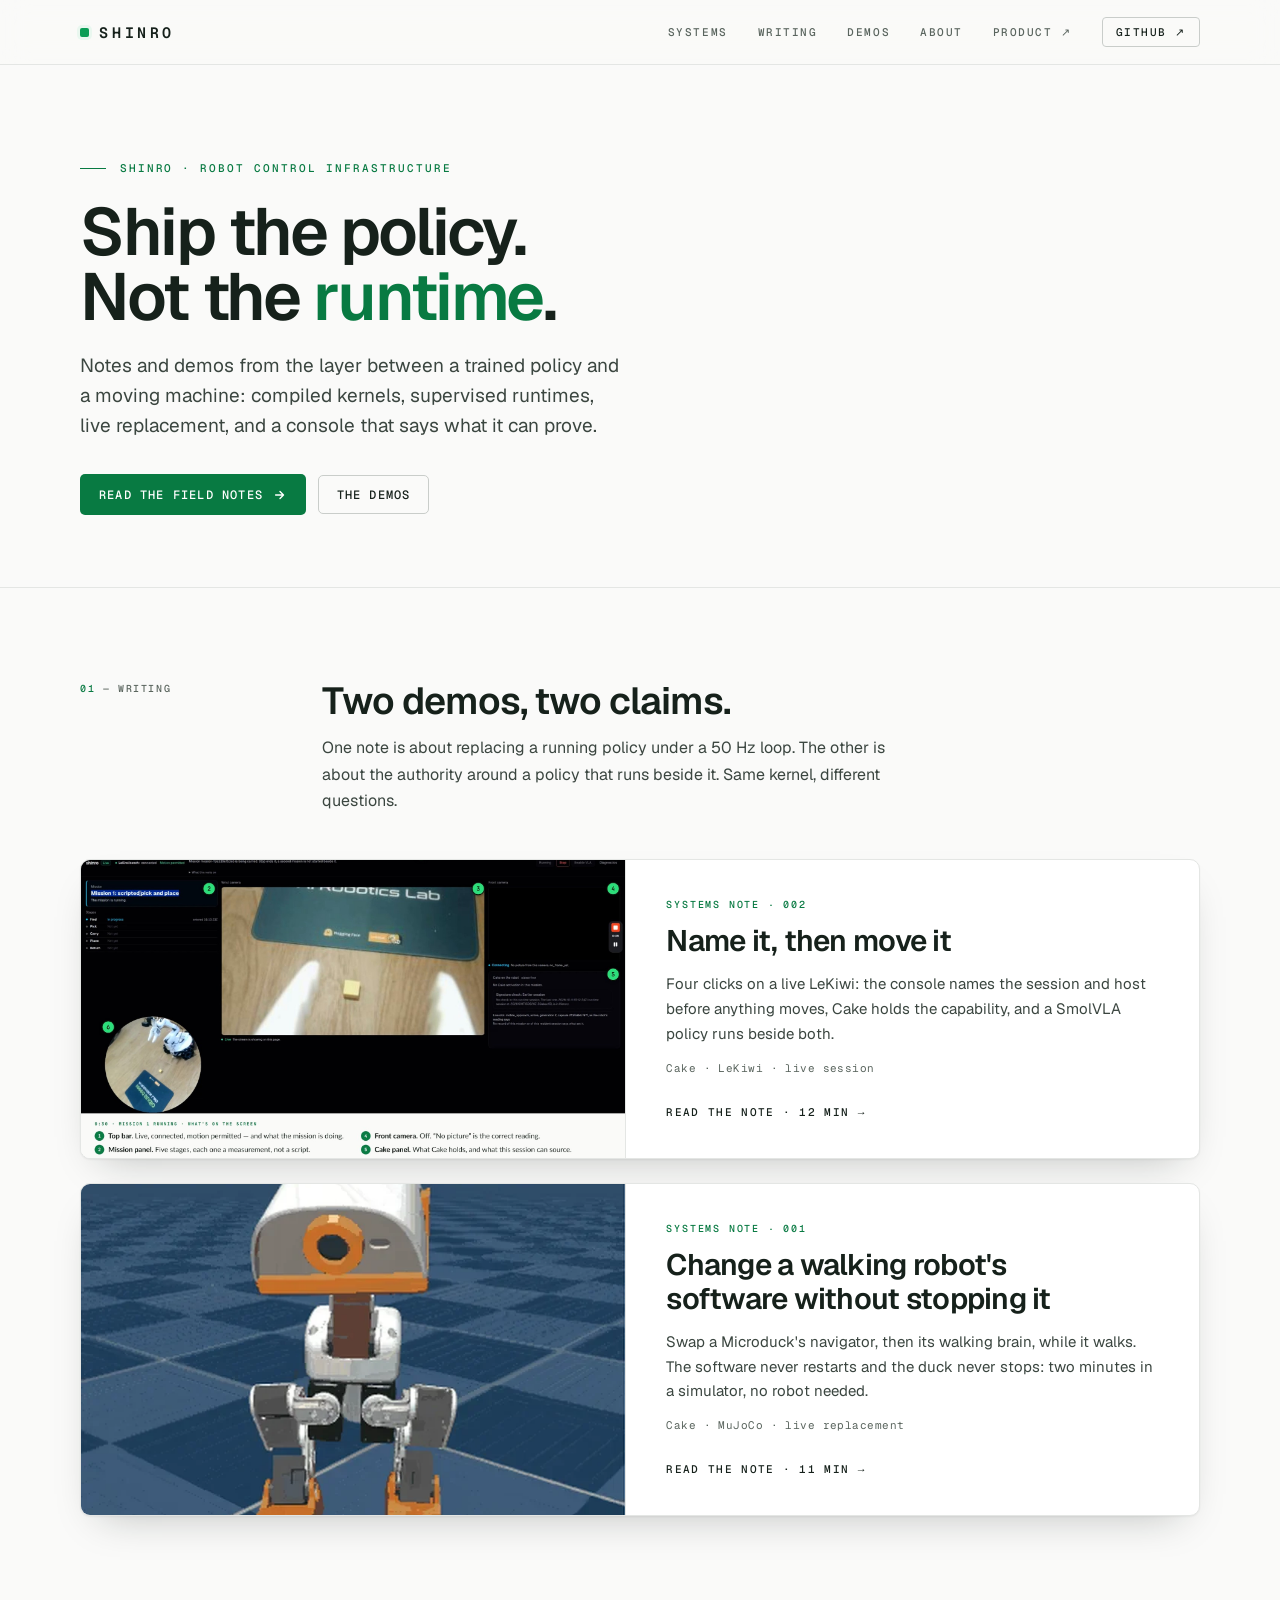
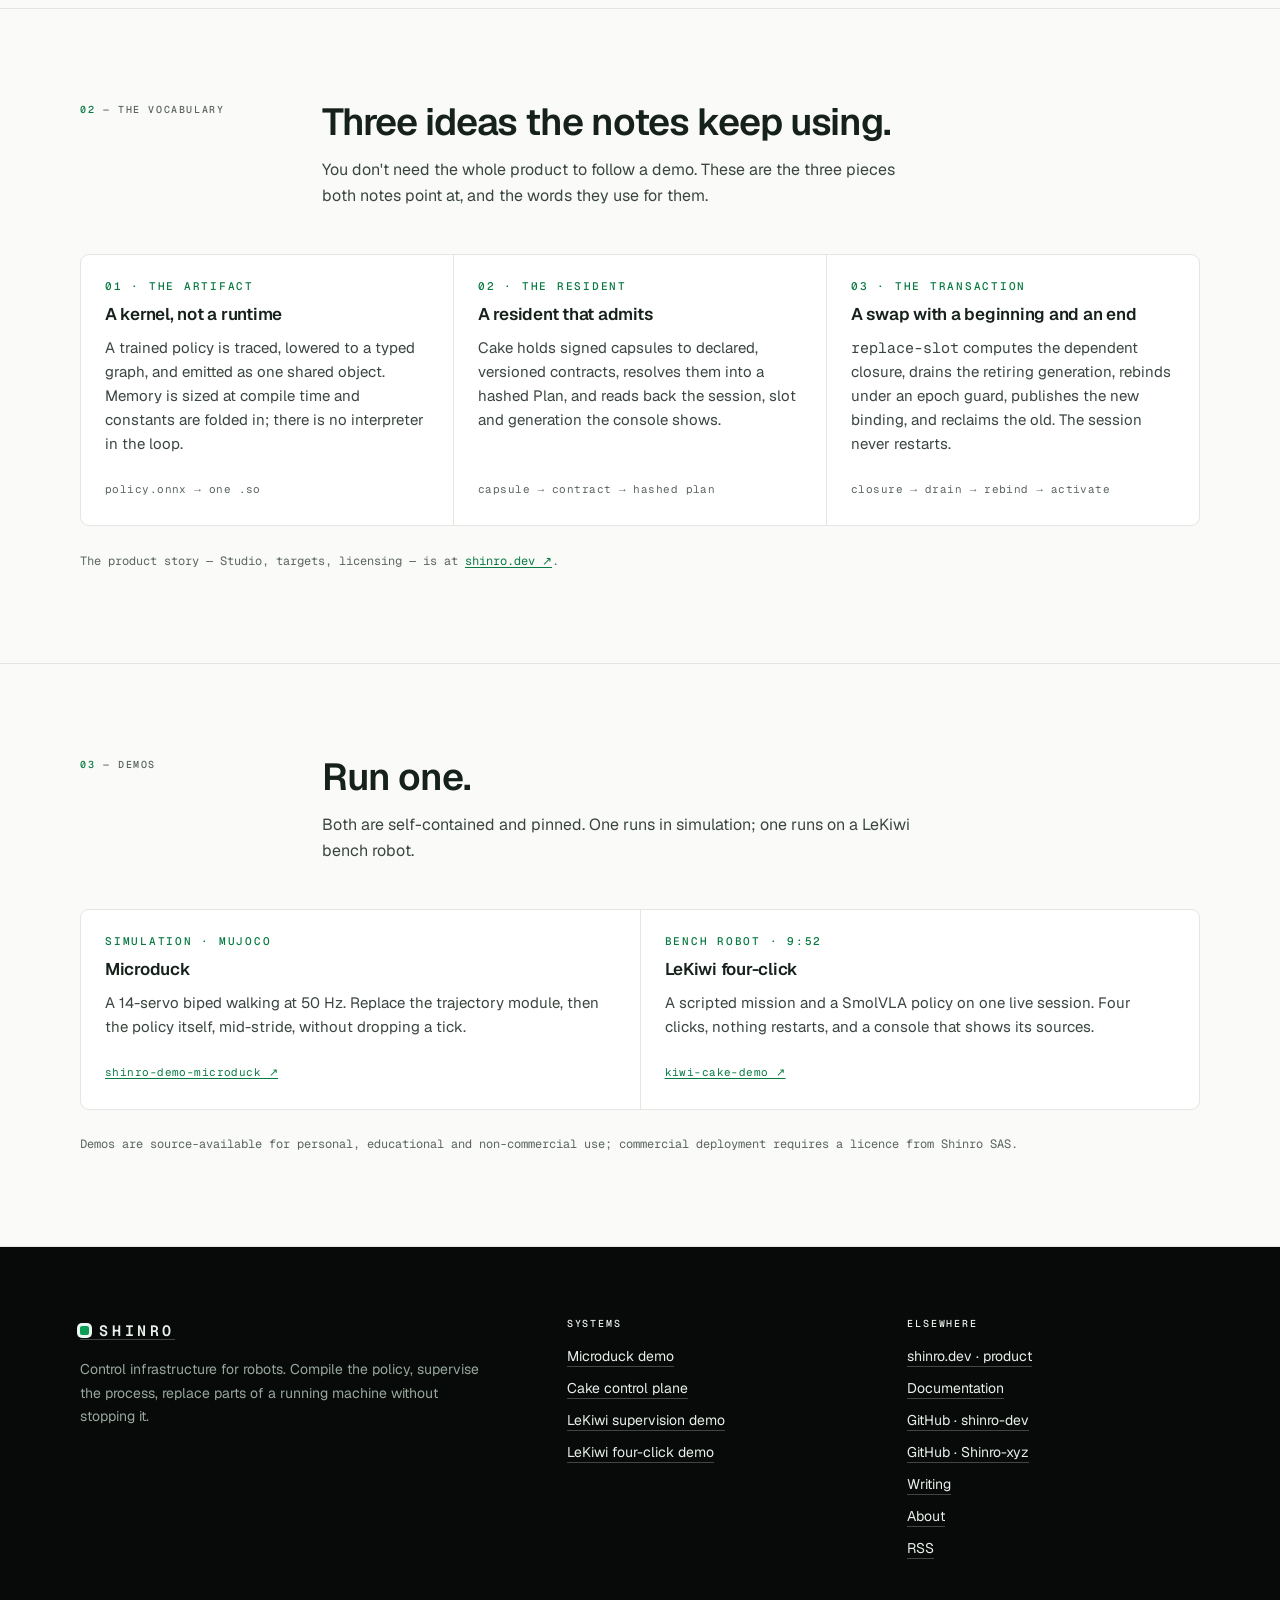
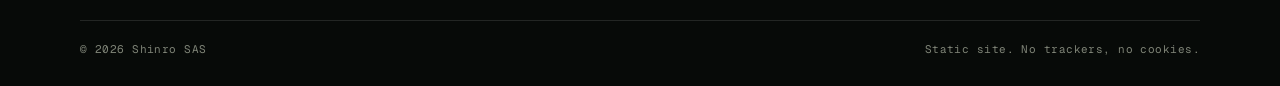
<file: index.html>
<!DOCTYPE html>
<html lang="en">
<head>
<meta charset="utf-8">
<meta name="viewport" content="width=device-width, initial-scale=1">
<title>Shinro — control infrastructure for robots</title>
<meta name="description" content="Notes and demos from the control layer: compiled kernels, supervised runtimes, live replacement, and a console that says what it can prove.">
<link rel="canonical" href="https://shinro-dev.github.io/">
<link rel="alternate" type="application/rss+xml" title="Shinro — Writing" href="/feed.xml">
<meta name="author" content="Shinro">
<meta property="og:type" content="website">
<meta property="og:site_name" content="Shinro">
<meta property="og:title" content="Shinro — control infrastructure for robots">
<meta property="og:description" content="Notes and demos from the control layer: compiled kernels, supervised runtimes, live replacement, and the evidence around them.">
<meta property="og:url" content="https://shinro-dev.github.io/">
<meta property="og:image" content="https://shinro-dev.github.io/assets/img/name-it-then-move-it/figure-01.jpg">
<meta name="twitter:card" content="summary_large_image">
<link rel="icon" href="/assets/favicon.svg" type="image/svg+xml">
<meta name="theme-color" content="#fafaf9" media="(prefers-color-scheme: light)">
<meta name="theme-color" content="#070a08" media="(prefers-color-scheme: dark)">
<link rel="preload" href="/assets/fonts/geist-latin.woff2" as="font" type="font/woff2" crossorigin>
<link rel="stylesheet" href="/assets/css/site.css">
<script type="application/ld+json">
{
  "@context": "https://schema.org",
  "@type": "Organization",
  "name": "Shinro",
  "url": "https://shinro-dev.github.io/",
  "logo": "https://shinro-dev.github.io/assets/favicon.svg",
  "description": "Notes and demos from the control layer: compiled kernels, supervised runtimes, live replacement, and the evidence around them.",
  "sameAs": [
    "https://shinro.dev",
    "https://github.com/Shinro-xyz",
    "https://github.com/shinro-dev",
    "https://docs.shinro.dev"
  ]
}
</script>
</head>
<body>
<a class="skip" href="#main">Skip to content</a>

<!-- chrome:header:start -->
<header class="site-header">
  <div class="wrap">
    <a class="brand" href="/">Shinro</a>
    <nav class="site-nav" aria-label="Primary">
      <a href="/#stack" class="hide-sm">Systems</a>
      <a href="/writing/">Writing</a>
      <a href="/#demos" class="hide-sm">Demos</a>
      <a href="/about/" class="hide-sm">About</a>
      <a href="https://shinro.dev" class="hide-sm">Product ↗</a>
      <a class="nav-cta" href="https://github.com/Shinro-xyz">GitHub ↗</a>
    </nav>
  </div>
</header>
<!-- chrome:header:end -->

<main id="main">

  <section class="hero">
    <div class="wrap">
      <p class="eyebrow">Shinro · robot control infrastructure</p>
      <h1>Ship the policy.<br>Not the <em>runtime</em>.</h1>
      <p class="lead">
        Notes and demos from the layer between a trained policy and a moving
        machine: compiled kernels, supervised runtimes, live replacement, and a
        console that says what it can prove.
      </p>
      <div class="actions">
        <a class="btn btn-primary" href="/writing/">
          Read the field notes
          <svg viewBox="0 0 16 16" fill="none" aria-hidden="true"><path d="M3 8h9M8 4l4 4-4 4" stroke="currentColor" stroke-width="1.6" stroke-linecap="round" stroke-linejoin="round"/></svg>
        </a>
        <a class="btn btn-ghost" href="#demos">The demos</a>
      </div>
    </div>
  </section>

  <section class="section" id="writing">
    <div class="wrap">
      <div class="sec-head">
        <p class="sec-label"><em>01</em> — Writing</p>
        <div>
          <h2 class="sec-title">Two demos, two claims.</h2>
          <p class="sec-intro">
            One note is about replacing a running policy under a 50&nbsp;Hz loop. The
            other is about the authority around a policy that runs beside it. Same
            kernel, different questions.
          </p>
        </div>
      </div>

      <div style="display: grid; gap: 24px;">
        <a class="post-card" href="/writing/name-it-then-move-it/">
          <div class="media">
            <img src="/assets/img/name-it-then-move-it/figure-01.jpg" width="1800" height="1144" loading="lazy" alt="The operator console during mission 1, with six numbered markers.">
          </div>
          <div class="body">
            <span class="kicker">Systems note · 002</span>
            <h3>Name it, then move it</h3>
            <p>
              Four clicks on a live LeKiwi: the console names the session and host
              before anything moves, Cake holds the capability, and a SmolVLA policy
              runs beside both.
            </p>
            <span class="tags">Cake · LeKiwi · live session</span>
            <span class="more">Read the note · 12 min →</span>
          </div>
        </a>

        <a class="post-card" href="/writing/same-robot-same-brain/">
          <div class="media">
            <img src="/assets/img/microduck-walk-square.webp" width="720" height="720" loading="lazy" alt="">
          </div>
          <div class="body">
            <span class="kicker">Systems note · 001</span>
            <h3>Change a walking robot's software without stopping it</h3>
            <p>
              Swap a Microduck's navigator, then its walking brain, while it walks.
              The software never restarts and the duck never stops: two minutes in a
              simulator, no robot needed.
            </p>
            <span class="tags">Cake · MuJoCo · live replacement</span>
            <span class="more">Read the note · 11 min →</span>
          </div>
        </a>
      </div>
    </div>
  </section>

  <section class="section" id="stack">
    <div class="wrap">
      <div class="sec-head">
        <p class="sec-label"><em>02</em> — The vocabulary</p>
        <div>
          <h2 class="sec-title">Three ideas the notes keep using.</h2>
          <p class="sec-intro">
            You don't need the whole product to follow a demo. These are the three
            pieces both notes point at, and the words they use for them.
          </p>
        </div>
      </div>

      <div class="cards">
        <article class="card">
          <span class="idx">01 · THE ARTIFACT</span>
          <h3>A kernel, not a runtime</h3>
          <p>
            A trained policy is traced, lowered to a typed graph, and emitted as one
            shared object. Memory is sized at compile time and constants are folded
            in; there is no interpreter in the loop.
          </p>
          <span class="tag">policy.onnx → one .so</span>
        </article>

        <article class="card">
          <span class="idx">02 · THE RESIDENT</span>
          <h3>A resident that admits</h3>
          <p>
            Cake holds signed capsules to declared, versioned contracts, resolves
            them into a hashed Plan, and reads back the session, slot and generation
            the console shows.
          </p>
          <span class="tag">capsule → contract → hashed plan</span>
        </article>

        <article class="card">
          <span class="idx">03 · THE TRANSACTION</span>
          <h3>A swap with a beginning and an end</h3>
          <p>
            <code>replace-slot</code> computes the dependent closure, drains the
            retiring generation, rebinds under an epoch guard, publishes the new
            binding, and reclaims the old. The session never restarts.
          </p>
          <span class="tag">closure → drain → rebind → activate</span>
        </article>
      </div>

      <p class="actions-note" style="margin-top: 1.6rem;">
        The product story — Studio, targets, licensing — is at
        <a href="https://shinro.dev">shinro.dev ↗</a>.
      </p>
    </div>
  </section>

  <section class="section" id="demos">
    <div class="wrap">
      <div class="sec-head">
        <p class="sec-label"><em>03</em> — Demos</p>
        <div>
          <h2 class="sec-title">Run one.</h2>
          <p class="sec-intro">
            Both are self-contained and pinned. One runs in simulation; one runs on
            a LeKiwi bench robot.
          </p>
        </div>
      </div>

      <div class="cards two">
        <article class="card">
          <span class="idx">SIMULATION · MUJOCO</span>
          <h3>Microduck</h3>
          <p>
            A 14-servo biped walking at 50&nbsp;Hz. Replace the trajectory module,
            then the policy itself, mid-stride, without dropping a tick.
          </p>
          <span class="tag"><a href="https://github.com/Shinro-xyz/shinro-demo-microduck">shinro-demo-microduck ↗</a></span>
        </article>

        <article class="card">
          <span class="idx">BENCH ROBOT · 9:52</span>
          <h3>LeKiwi four-click</h3>
          <p>
            A scripted mission and a SmolVLA policy on one live session. Four clicks,
            nothing restarts, and a console that shows its sources.
          </p>
          <span class="tag"><a href="https://github.com/shinro-dev/kiwi-cake-demo/tree/publish/vla-four-click-demo-20261013">kiwi-cake-demo ↗</a></span>
        </article>
      </div>

      <p class="actions-note" style="margin-top: 1.6rem;">
        Demos are source-available for personal, educational and non-commercial use;
        commercial deployment requires a licence from Shinro SAS.
      </p>
    </div>
  </section>

</main>

<!-- chrome:footer:start -->
<footer class="site-footer">
  <div class="wrap">
    <div class="footer-grid">
      <div class="footer-brand">
        <a class="brand" href="/">Shinro</a>
        <p>
          Control infrastructure for robots. Compile the policy, supervise the
          process, replace parts of a running machine without stopping it.
        </p>
      </div>
      <div class="footer-col">
        <h2>Systems</h2>
        <ul>
          <li><a href="https://github.com/Shinro-xyz/shinro-demo-microduck">Microduck demo</a></li>
          <li><a href="https://github.com/Shinro-xyz/shinro-demo-microduck/blob/main/docs/cake-control-plane.md">Cake control plane</a></li>
          <li><a href="https://github.com/shinro-dev/kiwi-cake-demo">LeKiwi supervision demo</a></li>
          <li><a href="https://github.com/shinro-dev/kiwi-cake-demo/tree/publish/vla-four-click-demo-20261013">LeKiwi four-click demo</a></li>
        </ul>
      </div>
      <div class="footer-col">
        <h2>Elsewhere</h2>
        <ul>
          <li><a href="https://shinro.dev">shinro.dev · product</a></li>
          <li><a href="https://docs.shinro.dev">Documentation</a></li>
          <li><a href="https://github.com/shinro-dev">GitHub · shinro-dev</a></li>
          <li><a href="https://github.com/Shinro-xyz">GitHub · Shinro-xyz</a></li>
          <li><a href="/writing/">Writing</a></li>
          <li><a href="/about/">About</a></li>
          <li><a href="/feed.xml">RSS</a></li>
        </ul>
      </div>
    </div>
    <div class="footer-fine">
      <span>© 2026 Shinro SAS</span>
      <span>Static site. No trackers, no cookies.</span>
    </div>
  </div>
</footer>
<!-- chrome:footer:end -->

<!-- chrome:tail:start -->
<script src="/assets/js/site.js" defer></script>
</body>
</html>
<!-- chrome:tail:end -->
</file>
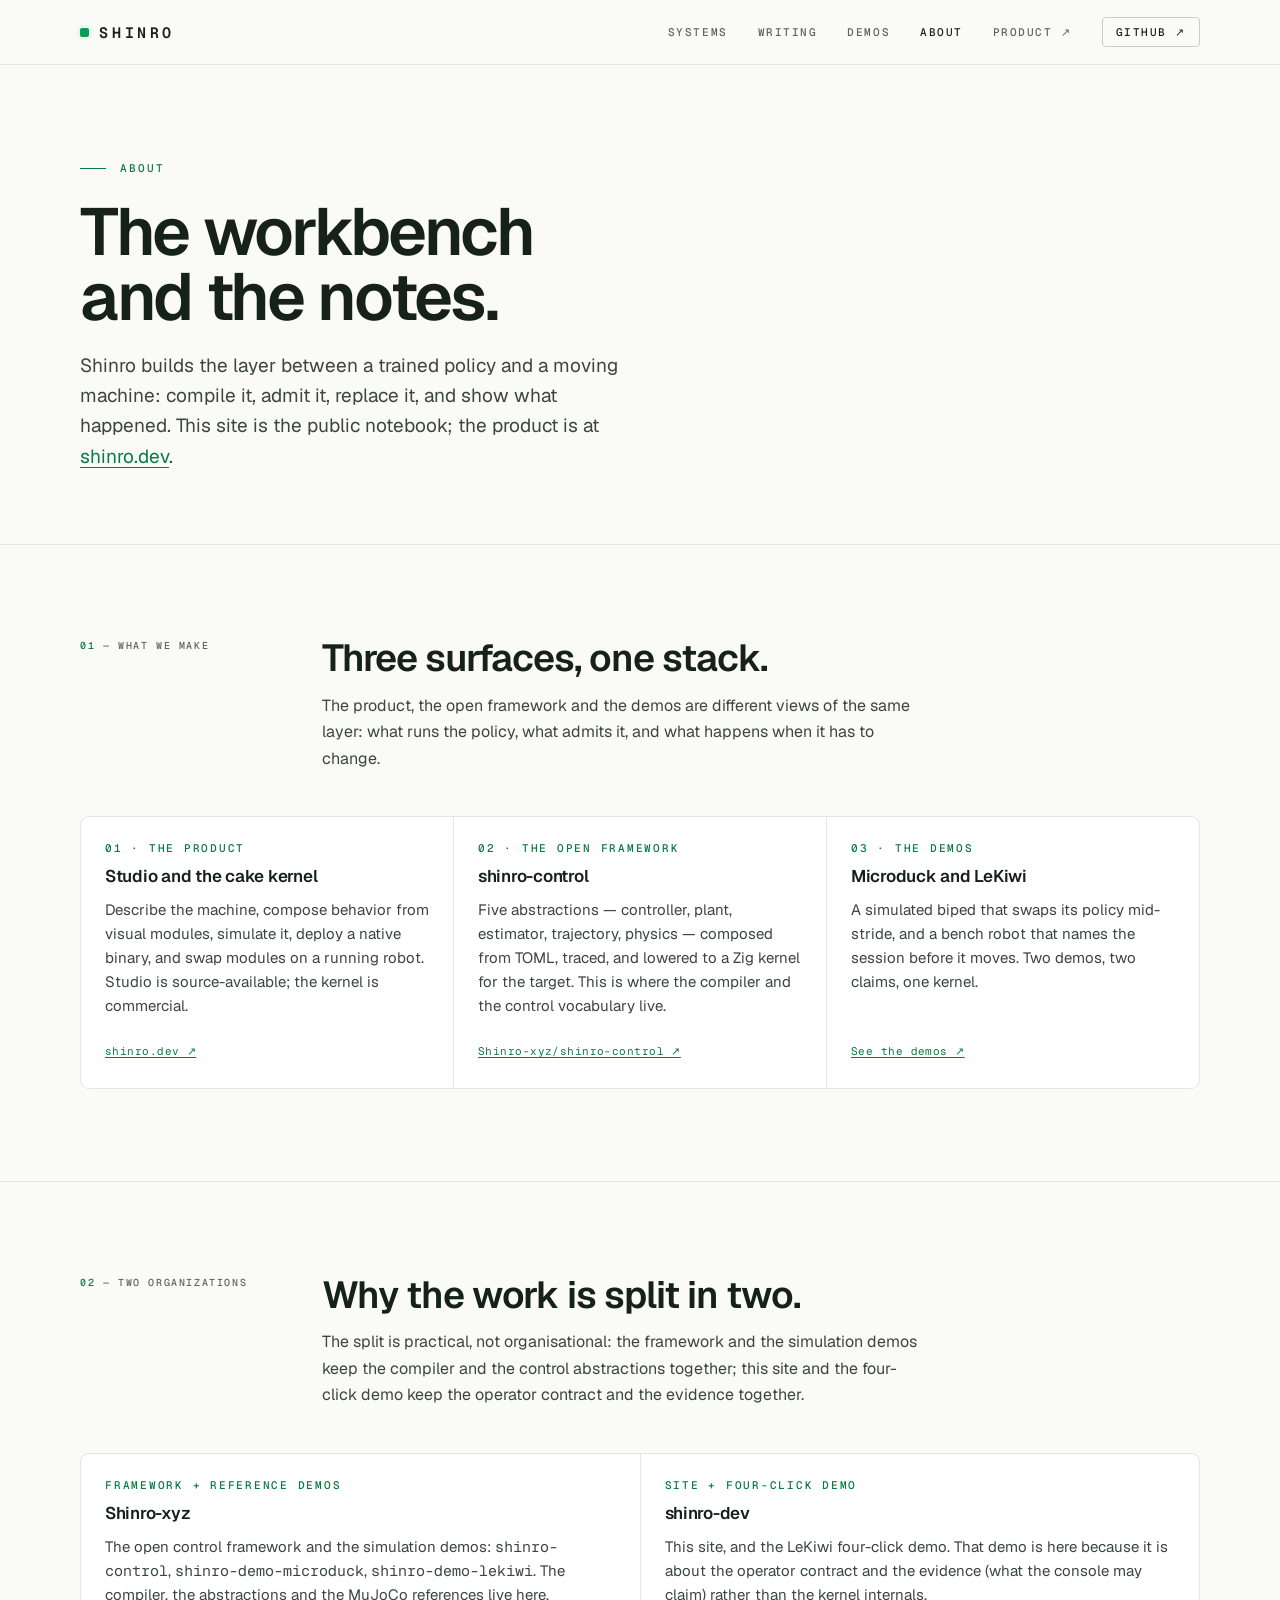
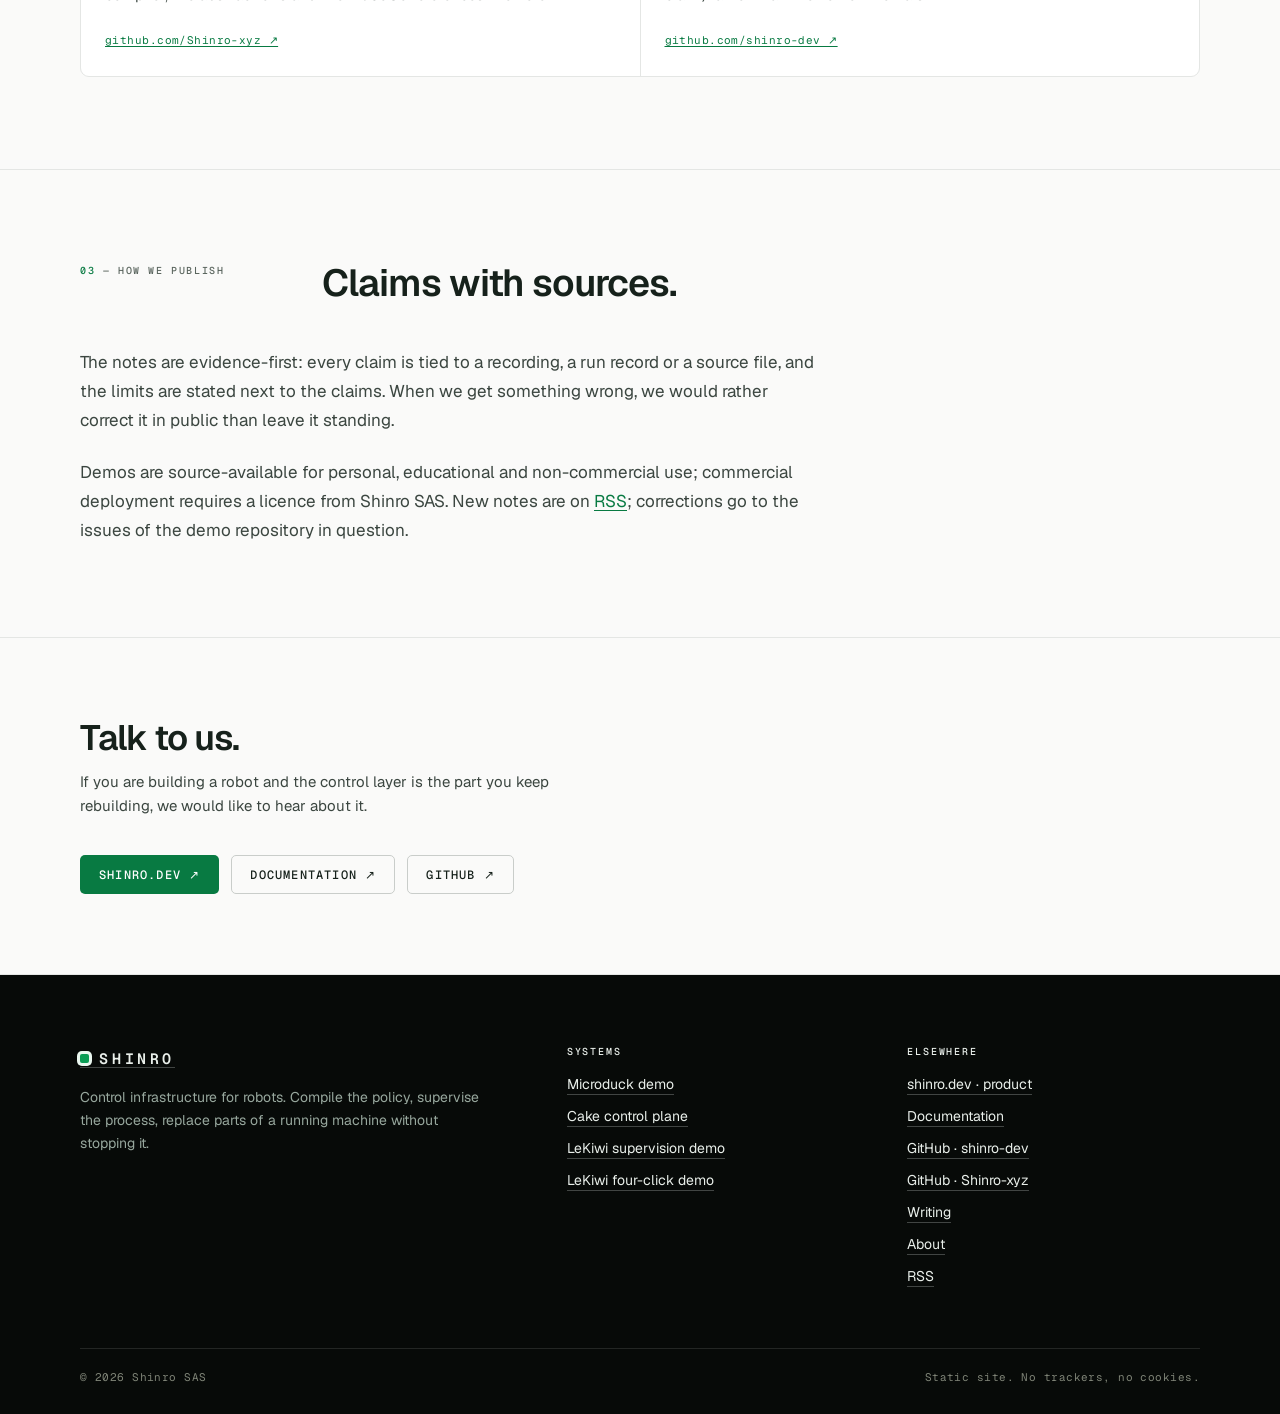
<file: about/index.html>
<!DOCTYPE html>
<html lang="en">
<head>
<meta charset="utf-8">
<meta name="viewport" content="width=device-width, initial-scale=1">
<title>About — Shinro</title>
<meta name="description" content="Who builds Shinro, what the product and the open framework are, why there are two GitHub organizations, and how the demos relate.">
<link rel="canonical" href="https://shinro-dev.github.io/about/">
<link rel="alternate" type="application/rss+xml" title="Shinro — Writing" href="/feed.xml">
<meta name="author" content="Shinro">
<meta property="og:type" content="website">
<meta property="og:site_name" content="Shinro">
<meta property="og:title" content="About — Shinro">
<meta property="og:description" content="The workbench and the notes: the product, the open framework, and the demos, and why they live in two organizations.">
<meta property="og:url" content="https://shinro-dev.github.io/about/">
<meta property="og:image" content="https://shinro-dev.github.io/assets/img/name-it-then-move-it/figure-01.jpg">
<meta name="twitter:card" content="summary_large_image">
<link rel="icon" href="/assets/favicon.svg" type="image/svg+xml">
<meta name="theme-color" content="#fafaf9" media="(prefers-color-scheme: light)">
<meta name="theme-color" content="#070a08" media="(prefers-color-scheme: dark)">
<link rel="preload" href="/assets/fonts/geist-latin.woff2" as="font" type="font/woff2" crossorigin>
<link rel="stylesheet" href="/assets/css/site.css">
<script type="application/ld+json">
{
  "@context": "https://schema.org",
  "@type": "AboutPage",
  "name": "About Shinro",
  "url": "https://shinro-dev.github.io/about/",
  "mainEntity": {
    "@type": "Organization",
    "name": "Shinro",
    "url": "https://shinro.dev",
    "sameAs": [
      "https://github.com/Shinro-xyz",
      "https://github.com/shinro-dev",
      "https://docs.shinro.dev"
    ]
  }
}
</script>
</head>
<body>
<a class="skip" href="#main">Skip to content</a>

<!-- chrome:header:start -->
<header class="site-header">
  <div class="wrap">
    <a class="brand" href="/">Shinro</a>
    <nav class="site-nav" aria-label="Primary">
      <a href="/#stack" class="hide-sm">Systems</a>
      <a href="/writing/">Writing</a>
      <a href="/#demos" class="hide-sm">Demos</a>
      <a href="/about/" aria-current="page" class="hide-sm">About</a>
      <a href="https://shinro.dev" class="hide-sm">Product ↗</a>
      <a class="nav-cta" href="https://github.com/Shinro-xyz">GitHub ↗</a>
    </nav>
  </div>
</header>
<!-- chrome:header:end -->

<main id="main">

  <section class="hero">
    <div class="wrap">
      <p class="eyebrow">About</p>
      <h1>The workbench<br>and the notes.</h1>
      <p class="lead">
        Shinro builds the layer between a trained policy and a moving machine:
        compile it, admit it, replace it, and show what happened. This site is the
        public notebook; the product is at <a href="https://shinro.dev">shinro.dev</a>.
      </p>
    </div>
  </section>

  <section class="section" id="what">
    <div class="wrap">
      <div class="sec-head">
        <p class="sec-label"><em>01</em> — What we make</p>
        <div>
          <h2 class="sec-title">Three surfaces, one stack.</h2>
          <p class="sec-intro">
            The product, the open framework and the demos are different views of the
            same layer: what runs the policy, what admits it, and what happens when
            it has to change.
          </p>
        </div>
      </div>

      <div class="cards">
        <article class="card">
          <span class="idx">01 · THE PRODUCT</span>
          <h3>Studio and the cake kernel</h3>
          <p>
            Describe the machine, compose behavior from visual modules, simulate it,
            deploy a native binary, and swap modules on a running robot. Studio is
            source-available; the kernel is commercial.
          </p>
          <span class="tag"><a href="https://shinro.dev">shinro.dev ↗</a></span>
        </article>

        <article class="card">
          <span class="idx">02 · THE OPEN FRAMEWORK</span>
          <h3>shinro-control</h3>
          <p>
            Five abstractions — controller, plant, estimator, trajectory, physics —
            composed from TOML, traced, and lowered to a Zig kernel for the target.
            This is where the compiler and the control vocabulary live.
          </p>
          <span class="tag"><a href="https://github.com/Shinro-xyz/shinro-control">Shinro-xyz/shinro-control ↗</a></span>
        </article>

        <article class="card">
          <span class="idx">03 · THE DEMOS</span>
          <h3>Microduck and LeKiwi</h3>
          <p>
            A simulated biped that swaps its policy mid-stride, and a bench robot
            that names the session before it moves. Two demos, two claims, one
            kernel.
          </p>
          <span class="tag"><a href="/#demos">See the demos ↗</a></span>
        </article>
      </div>
    </div>
  </section>

  <section class="section" id="orgs">
    <div class="wrap">
      <div class="sec-head">
        <p class="sec-label"><em>02</em> — Two organizations</p>
        <div>
          <h2 class="sec-title">Why the work is split in two.</h2>
          <p class="sec-intro">
            The split is practical, not organisational: the framework and the
            simulation demos keep the compiler and the control abstractions
            together; this site and the four-click demo keep the operator contract
            and the evidence together.
          </p>
        </div>
      </div>

      <div class="cards two">
        <article class="card">
          <span class="idx">FRAMEWORK + REFERENCE DEMOS</span>
          <h3>Shinro-xyz</h3>
          <p>
            The open control framework and the simulation demos:
            <code>shinro-control</code>, <code>shinro-demo-microduck</code>,
            <code>shinro-demo-lekiwi</code>. The compiler, the abstractions and the
            MuJoCo references live here.
          </p>
          <span class="tag"><a href="https://github.com/Shinro-xyz">github.com/Shinro-xyz ↗</a></span>
        </article>

        <article class="card">
          <span class="idx">SITE + FOUR-CLICK DEMO</span>
          <h3>shinro-dev</h3>
          <p>
            This site, and the LeKiwi four-click demo. That demo is here because it
            is about the operator contract and the evidence (what the console may
            claim) rather than the kernel internals.
          </p>
          <span class="tag"><a href="https://github.com/shinro-dev">github.com/shinro-dev ↗</a></span>
        </article>
      </div>
    </div>
  </section>

  <section class="section" id="publish">
    <div class="wrap">
      <div class="sec-head">
        <p class="sec-label"><em>03</em> — How we publish</p>
        <div>
          <h2 class="sec-title">Claims with sources.</h2>
        </div>
      </div>

      <div class="prose" style="max-width: 46rem;">
        <p>
          The notes are evidence-first: every claim is tied to a recording, a run
          record or a source file, and the limits are stated next to the claims.
          When we get something wrong, we would rather correct it in public than
          leave it standing.
        </p>
        <p>
          Demos are source-available for personal, educational and non-commercial
          use; commercial deployment requires a licence from Shinro SAS. New notes
          are on <a href="/feed.xml">RSS</a>; corrections go to the issues of the
          demo repository in question.
        </p>
      </div>
    </div>
  </section>

  <section class="cta">
    <div class="wrap">
      <div class="cta-head">
        <h2>Talk to us.</h2>
        <p>
          If you are building a robot and the control layer is the part you keep
          rebuilding, we would like to hear about it.
        </p>
      </div>
      <div class="actions">
        <a class="btn btn-primary" href="https://shinro.dev">shinro.dev ↗</a>
        <a class="btn btn-ghost" href="https://docs.shinro.dev">Documentation ↗</a>
        <a class="btn btn-ghost" href="https://github.com/shinro-dev">GitHub ↗</a>
      </div>
    </div>
  </section>

</main>

<!-- chrome:footer:start -->
<footer class="site-footer">
  <div class="wrap">
    <div class="footer-grid">
      <div class="footer-brand">
        <a class="brand" href="/">Shinro</a>
        <p>
          Control infrastructure for robots. Compile the policy, supervise the
          process, replace parts of a running machine without stopping it.
        </p>
      </div>
      <div class="footer-col">
        <h2>Systems</h2>
        <ul>
          <li><a href="https://github.com/Shinro-xyz/shinro-demo-microduck">Microduck demo</a></li>
          <li><a href="https://github.com/Shinro-xyz/shinro-demo-microduck/blob/main/docs/cake-control-plane.md">Cake control plane</a></li>
          <li><a href="https://github.com/shinro-dev/kiwi-cake-demo">LeKiwi supervision demo</a></li>
          <li><a href="https://github.com/shinro-dev/kiwi-cake-demo/tree/publish/vla-four-click-demo-20261013">LeKiwi four-click demo</a></li>
        </ul>
      </div>
      <div class="footer-col">
        <h2>Elsewhere</h2>
        <ul>
          <li><a href="https://shinro.dev">shinro.dev · product</a></li>
          <li><a href="https://docs.shinro.dev">Documentation</a></li>
          <li><a href="https://github.com/shinro-dev">GitHub · shinro-dev</a></li>
          <li><a href="https://github.com/Shinro-xyz">GitHub · Shinro-xyz</a></li>
          <li><a href="/writing/">Writing</a></li>
          <li><a href="/about/">About</a></li>
          <li><a href="/feed.xml">RSS</a></li>
        </ul>
      </div>
    </div>
    <div class="footer-fine">
      <span>© 2026 Shinro SAS</span>
      <span>Static site. No trackers, no cookies.</span>
    </div>
  </div>
</footer>
<!-- chrome:footer:end -->

<!-- chrome:tail:start -->
<script src="/assets/js/site.js" defer></script>
</body>
</html>
<!-- chrome:tail:end -->
</file>
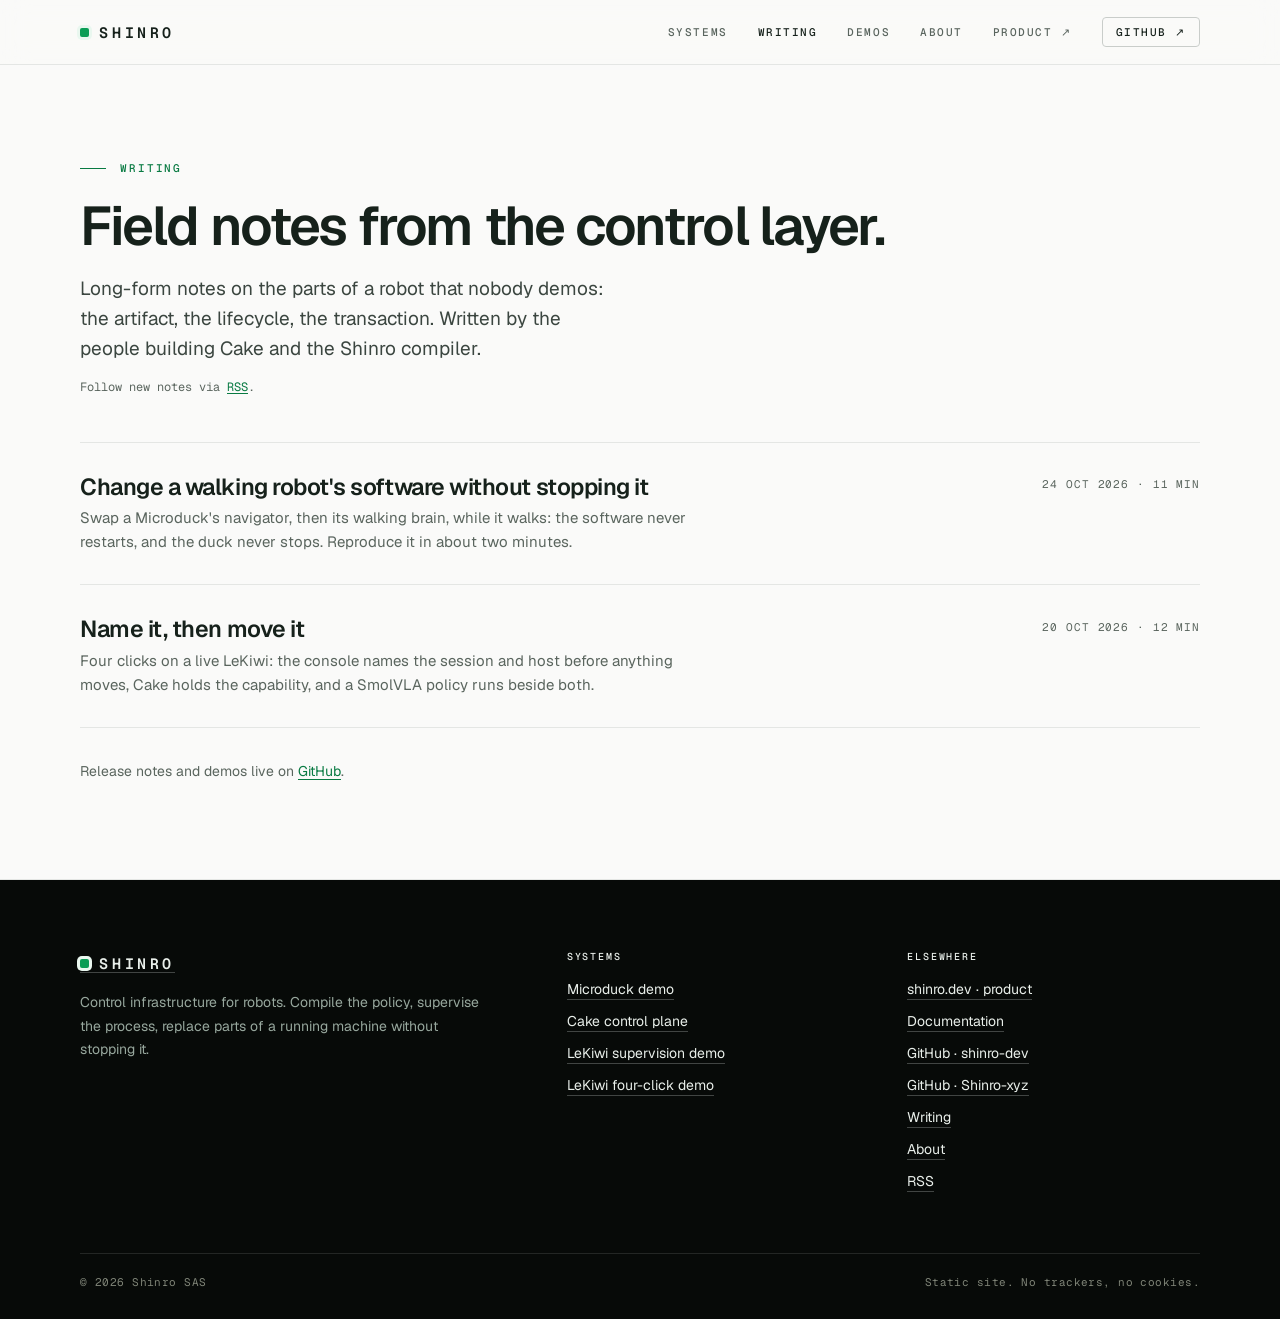
<file: writing/index.html>
<!DOCTYPE html>
<html lang="en">
<head>
<meta charset="utf-8">
<meta name="viewport" content="width=device-width, initial-scale=1">
<title>Writing — Shinro</title>
<meta name="description" content="Field notes from Shinro on robot control infrastructure: compiled policy kernels, in-process supervision, and live module replacement.">
<link rel="canonical" href="https://shinro-dev.github.io/writing/">
<link rel="alternate" type="application/rss+xml" title="Shinro — Writing" href="/feed.xml">
<meta name="author" content="Shinro">
<meta property="og:type" content="website">
<meta property="og:site_name" content="Shinro">
<meta property="og:title" content="Writing — Shinro">
<meta property="og:url" content="https://shinro-dev.github.io/writing/">
<link rel="icon" href="/assets/favicon.svg" type="image/svg+xml">
<meta name="theme-color" content="#fafaf9" media="(prefers-color-scheme: light)">
<meta name="theme-color" content="#070a08" media="(prefers-color-scheme: dark)">
<link rel="preload" href="/assets/fonts/geist-latin.woff2" as="font" type="font/woff2" crossorigin>
<link rel="stylesheet" href="/assets/css/site.css">
</head>
<body>
<a class="skip" href="#main">Skip to content</a>

<!-- chrome:header:start -->
<header class="site-header">
  <div class="wrap">
    <a class="brand" href="/">Shinro</a>
    <nav class="site-nav" aria-label="Primary">
      <a href="/#stack" class="hide-sm">Systems</a>
      <a href="/writing/" aria-current="page">Writing</a>
      <a href="/#demos" class="hide-sm">Demos</a>
      <a href="/about/" class="hide-sm">About</a>
      <a href="https://shinro.dev" class="hide-sm">Product ↗</a>
      <a class="nav-cta" href="https://github.com/Shinro-xyz">GitHub ↗</a>
    </nav>
  </div>
</header>
<!-- chrome:header:end -->

<main id="main">
  <section class="hero" style="padding-bottom: clamp(28px, 4vw, 44px);">
    <div class="wrap">
      <p class="eyebrow">Writing</p>
      <h1 style="font-size: clamp(2.2rem, 4.6vw, 3.4rem); max-width: 22ch;">Field notes from the control layer.</h1>
      <p class="lead" style="margin-top: 1.2rem;">
        Long-form notes on the parts of a robot that nobody demos: the artifact, the
        lifecycle, the transaction. Written by the people building Cake and the
        Shinro compiler.
      </p>
      <p class="actions-note">
        Follow new notes via <a href="/feed.xml">RSS</a>.
      </p>
    </div>
  </section>

  <div class="wrap list" style="padding-bottom: clamp(56px, 8vw, 96px);">
    <ul class="post-list">
      <!-- posts:start -->
      <li>
        <a href="/writing/same-robot-same-brain/">
          <span class="date"><time datetime="2026-10-24">24 Oct 2026 · 11 min</time></span>
          <div>
            <h3>Change a walking robot's software without stopping it</h3>
            <p>
              Swap a Microduck's navigator, then its walking brain, while it walks:
              the software never restarts, and the duck never stops. Reproduce it in
              about two minutes.
            </p>
          </div>
        </a>
      </li>
      <li>
        <a href="/writing/name-it-then-move-it/">
          <span class="date"><time datetime="2026-10-20">20 Oct 2026 · 12 min</time></span>
          <div>
            <h3>Name it, then move it</h3>
            <p>
              Four clicks on a live LeKiwi: the console names the session and host
              before anything moves, Cake holds the capability, and a SmolVLA policy
              runs beside both.
            </p>
          </div>
        </a>
      </li>
      <!-- posts:end -->
    </ul>

    <p style="margin-top: 2rem; color: var(--muted); font-size: 0.875rem;">
      Release notes and demos live on
      <a href="https://github.com/Shinro-xyz">GitHub</a>.
    </p>
  </div>
</main>

<!-- chrome:footer:start -->
<footer class="site-footer">
  <div class="wrap">
    <div class="footer-grid">
      <div class="footer-brand">
        <a class="brand" href="/">Shinro</a>
        <p>
          Control infrastructure for robots. Compile the policy, supervise the
          process, replace parts of a running machine without stopping it.
        </p>
      </div>
      <div class="footer-col">
        <h2>Systems</h2>
        <ul>
          <li><a href="https://github.com/Shinro-xyz/shinro-demo-microduck">Microduck demo</a></li>
          <li><a href="https://github.com/Shinro-xyz/shinro-demo-microduck/blob/main/docs/cake-control-plane.md">Cake control plane</a></li>
          <li><a href="https://github.com/shinro-dev/kiwi-cake-demo">LeKiwi supervision demo</a></li>
          <li><a href="https://github.com/shinro-dev/kiwi-cake-demo/tree/publish/vla-four-click-demo-20261013">LeKiwi four-click demo</a></li>
        </ul>
      </div>
      <div class="footer-col">
        <h2>Elsewhere</h2>
        <ul>
          <li><a href="https://shinro.dev">shinro.dev · product</a></li>
          <li><a href="https://docs.shinro.dev">Documentation</a></li>
          <li><a href="https://github.com/shinro-dev">GitHub · shinro-dev</a></li>
          <li><a href="https://github.com/Shinro-xyz">GitHub · Shinro-xyz</a></li>
          <li><a href="/writing/">Writing</a></li>
          <li><a href="/about/">About</a></li>
          <li><a href="/feed.xml">RSS</a></li>
        </ul>
      </div>
    </div>
    <div class="footer-fine">
      <span>© 2026 Shinro SAS</span>
      <span>Static site. No trackers, no cookies.</span>
    </div>
  </div>
</footer>
<!-- chrome:footer:end -->

<!-- chrome:tail:start -->
<script src="/assets/js/site.js" defer></script>
</body>
</html>
<!-- chrome:tail:end -->
</file>
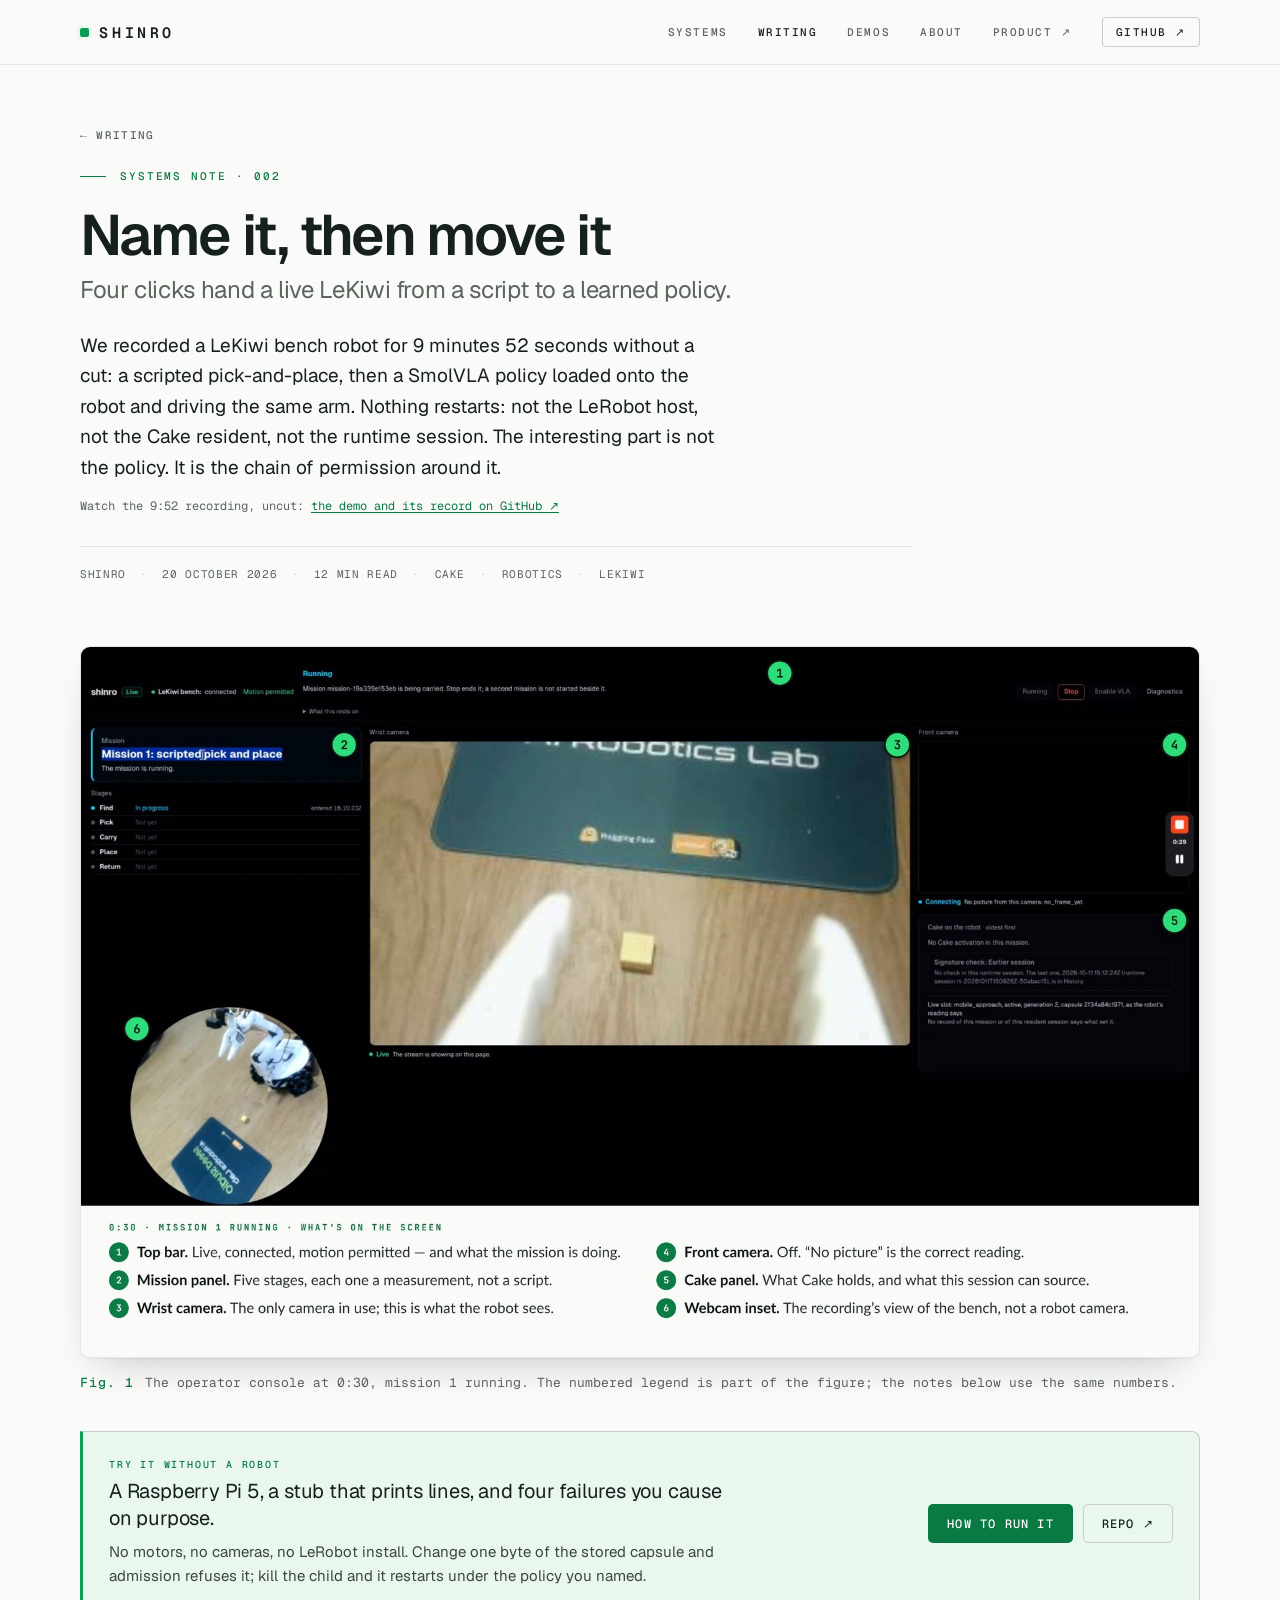
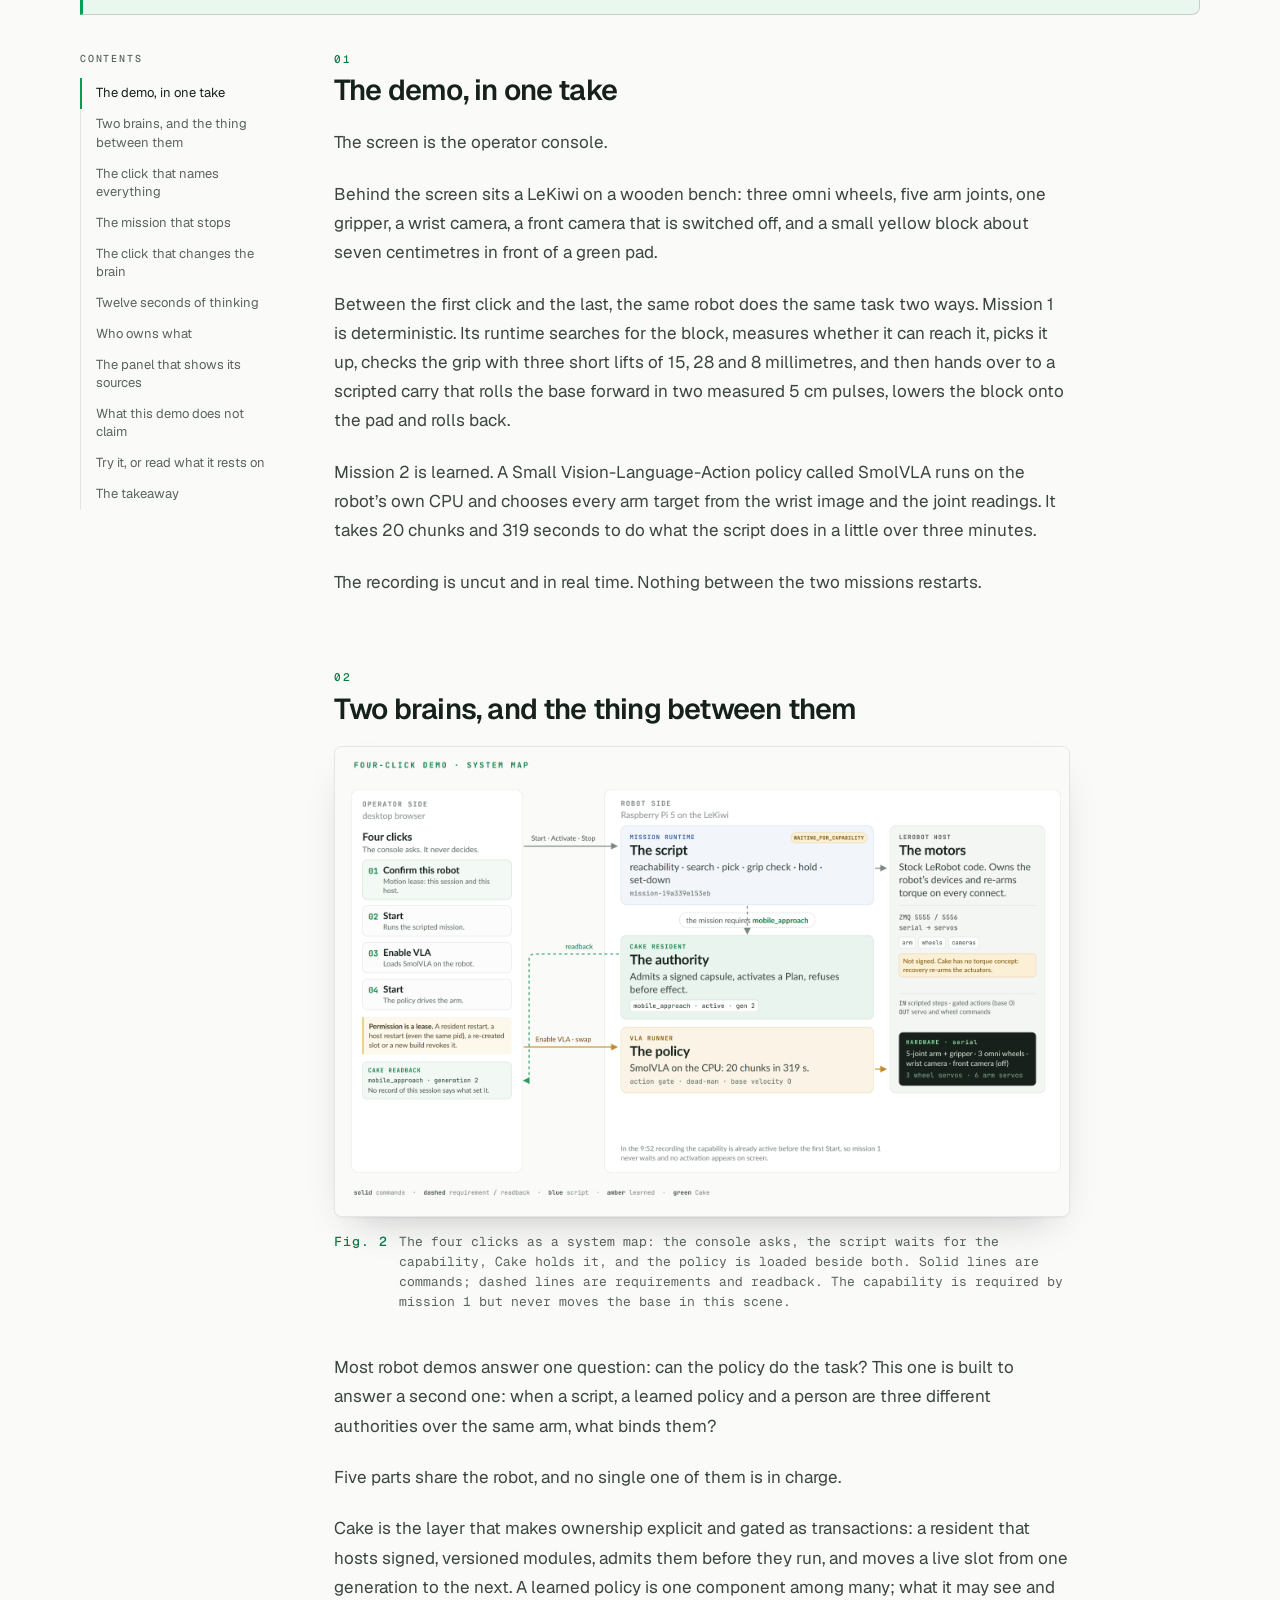
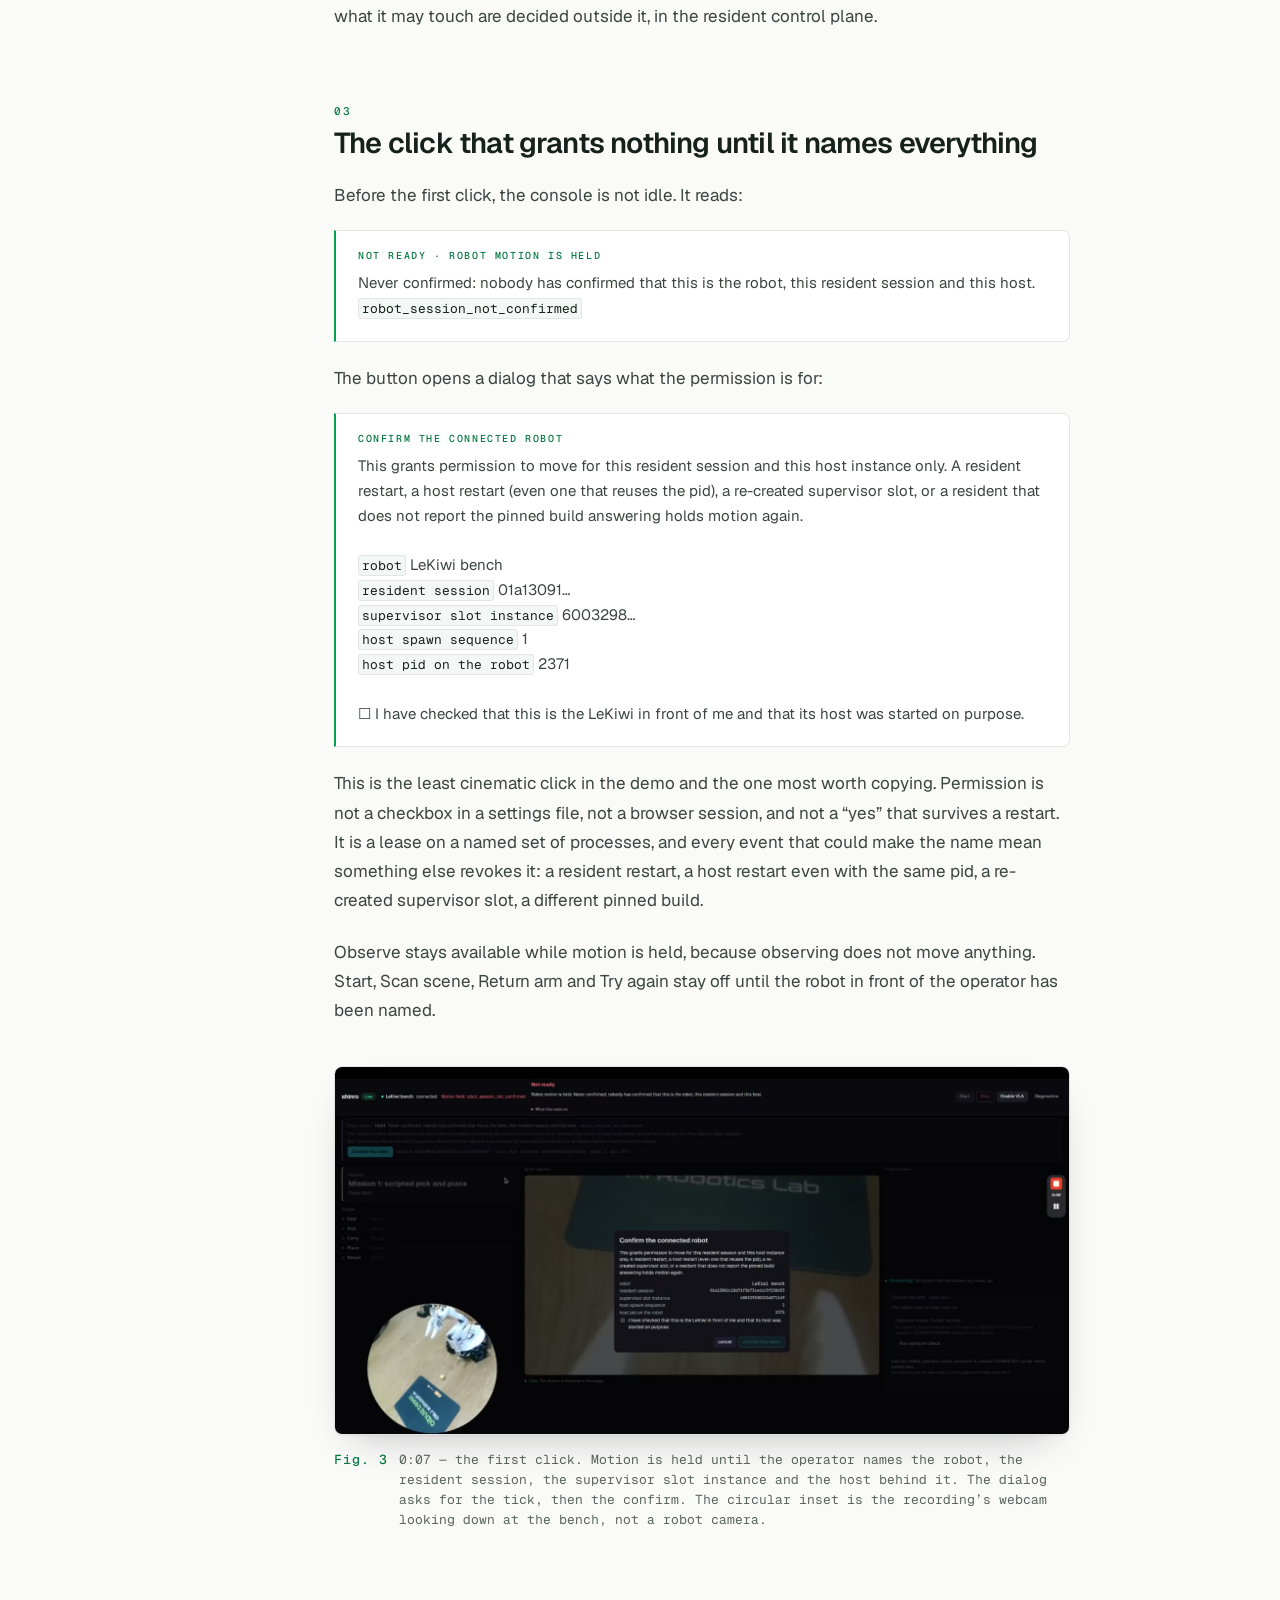
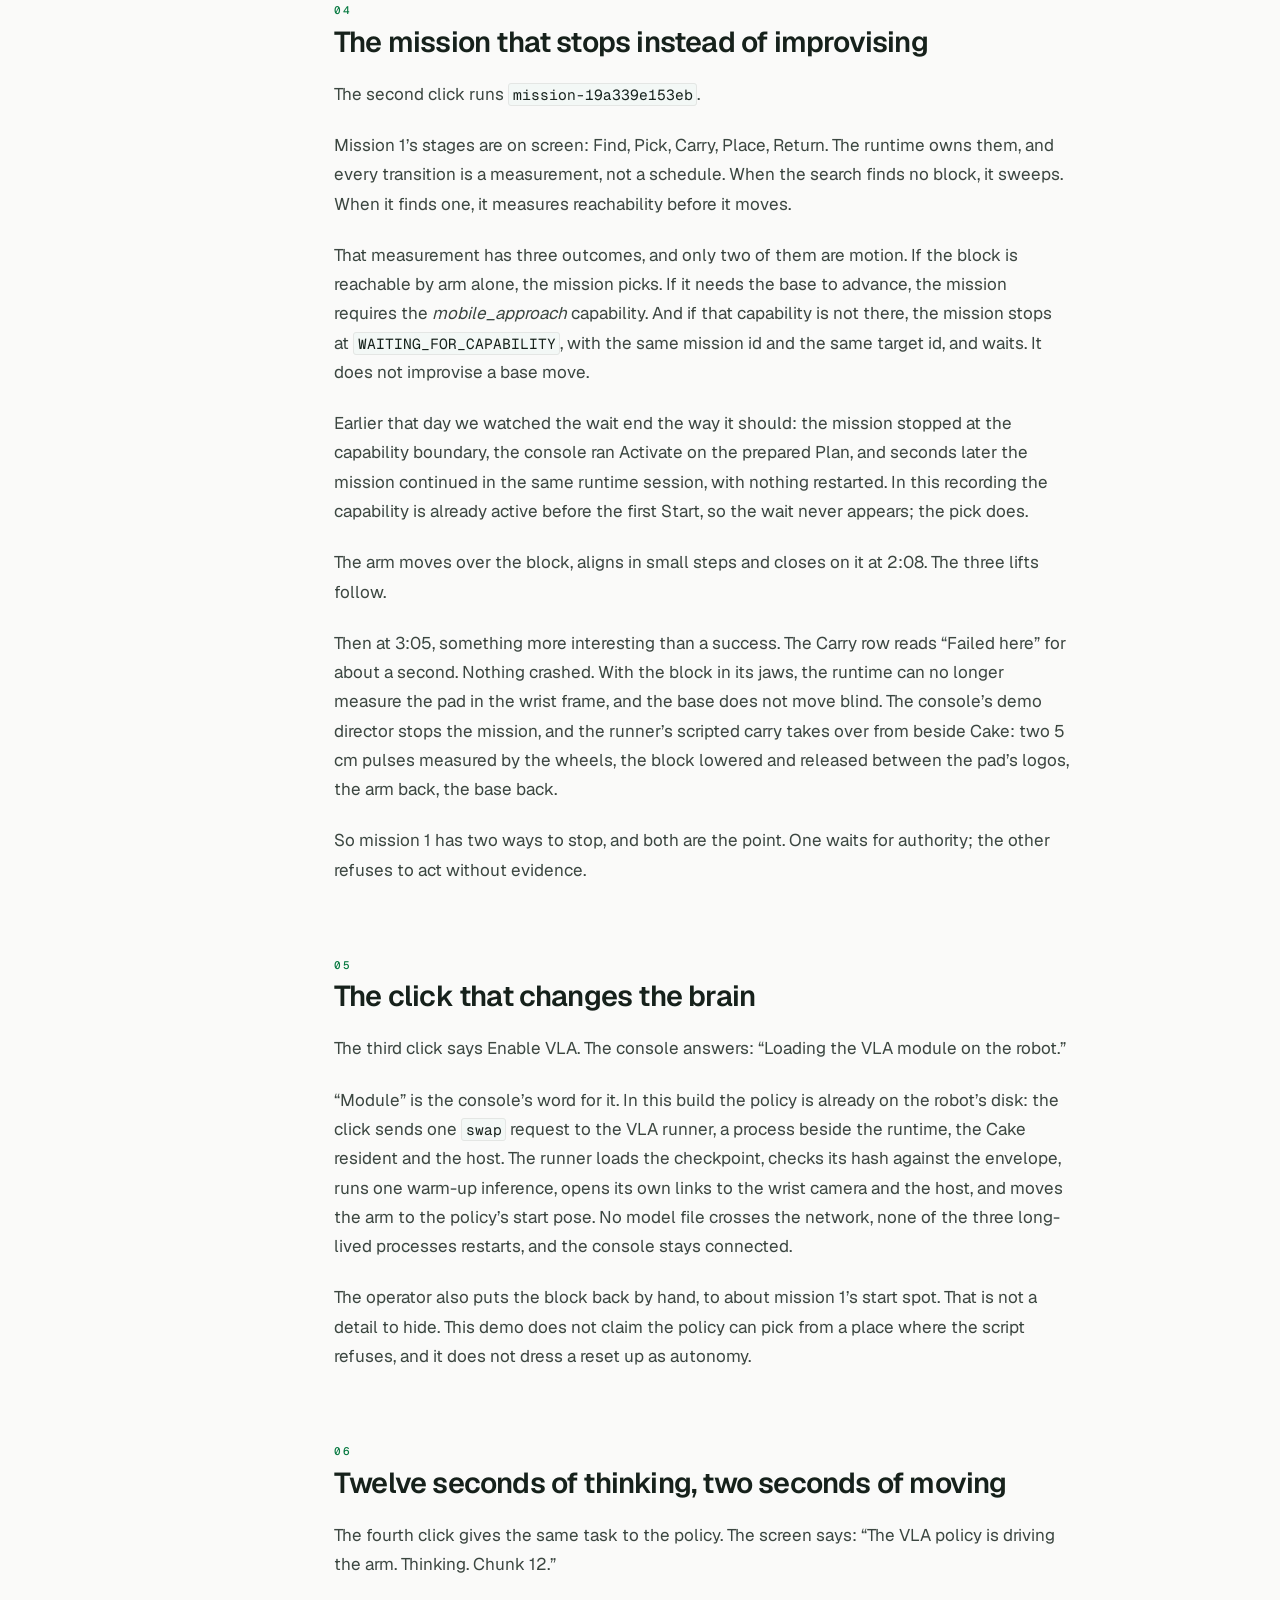
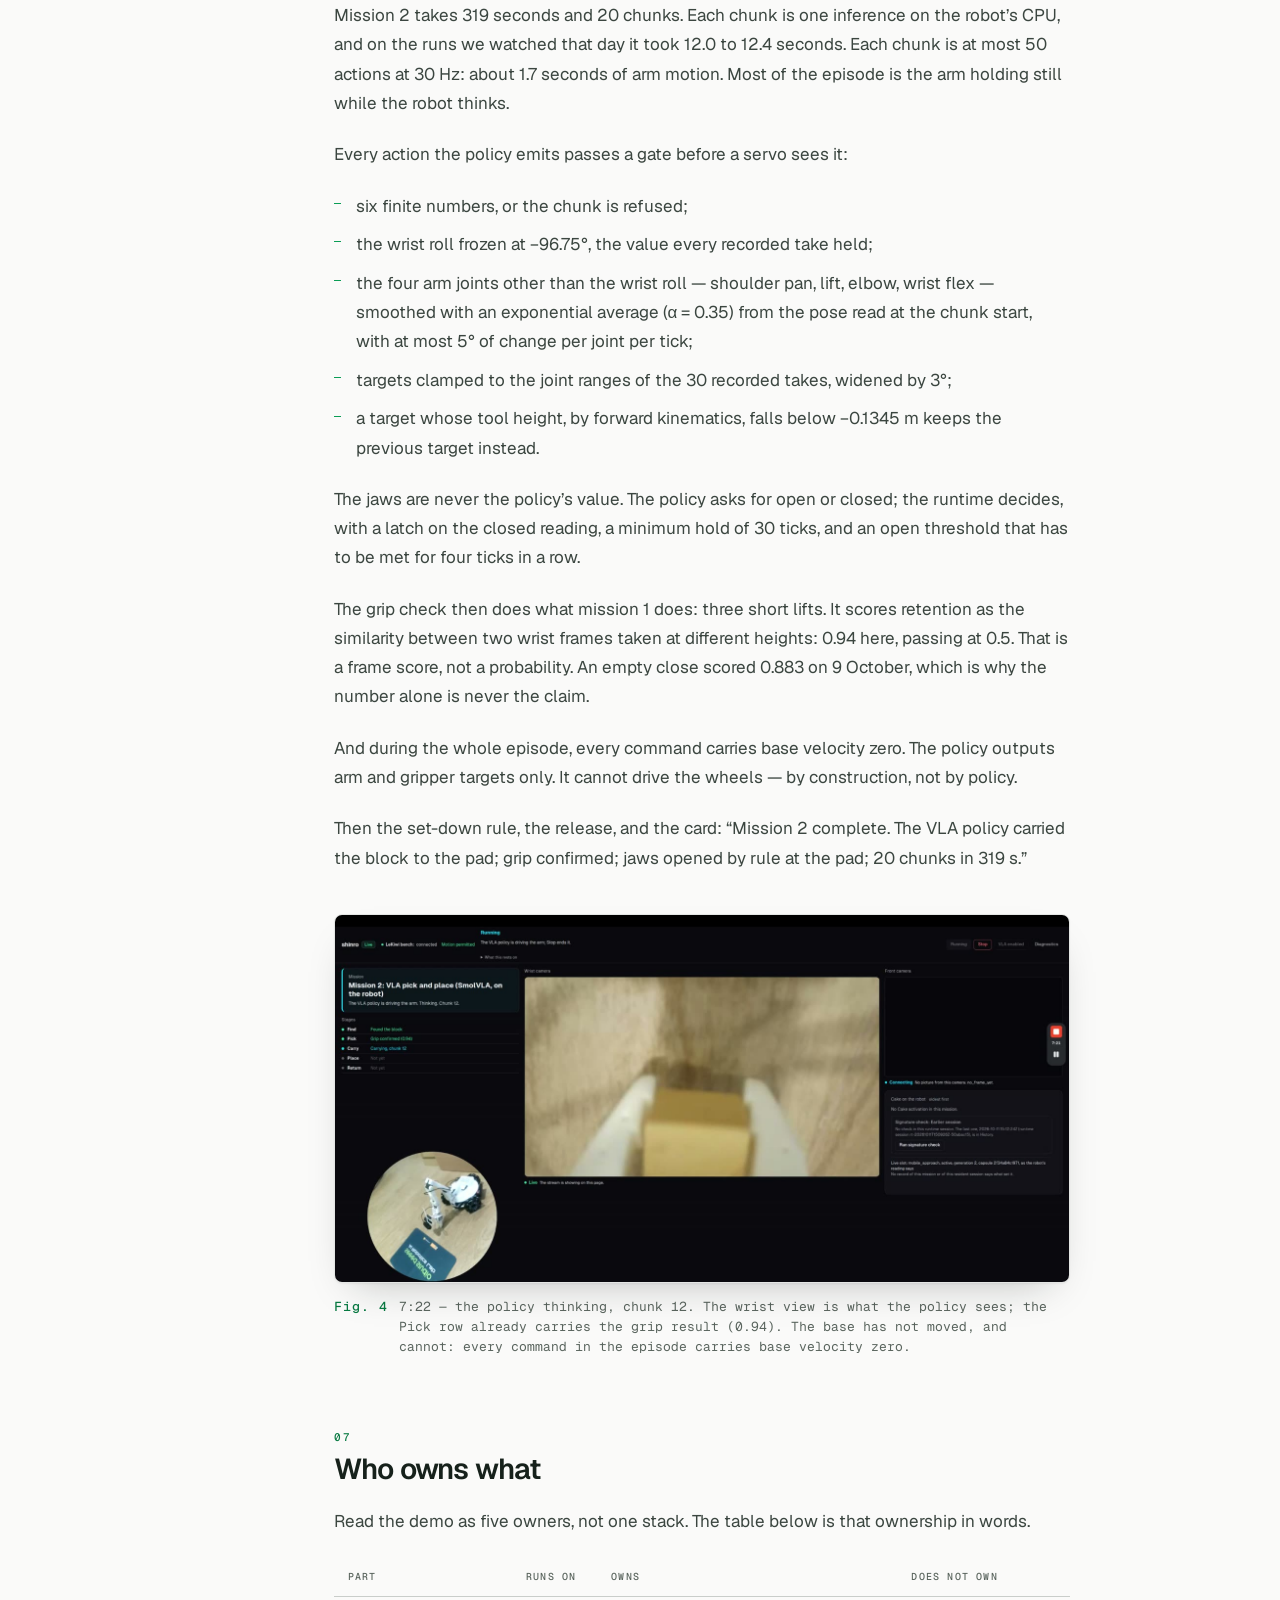
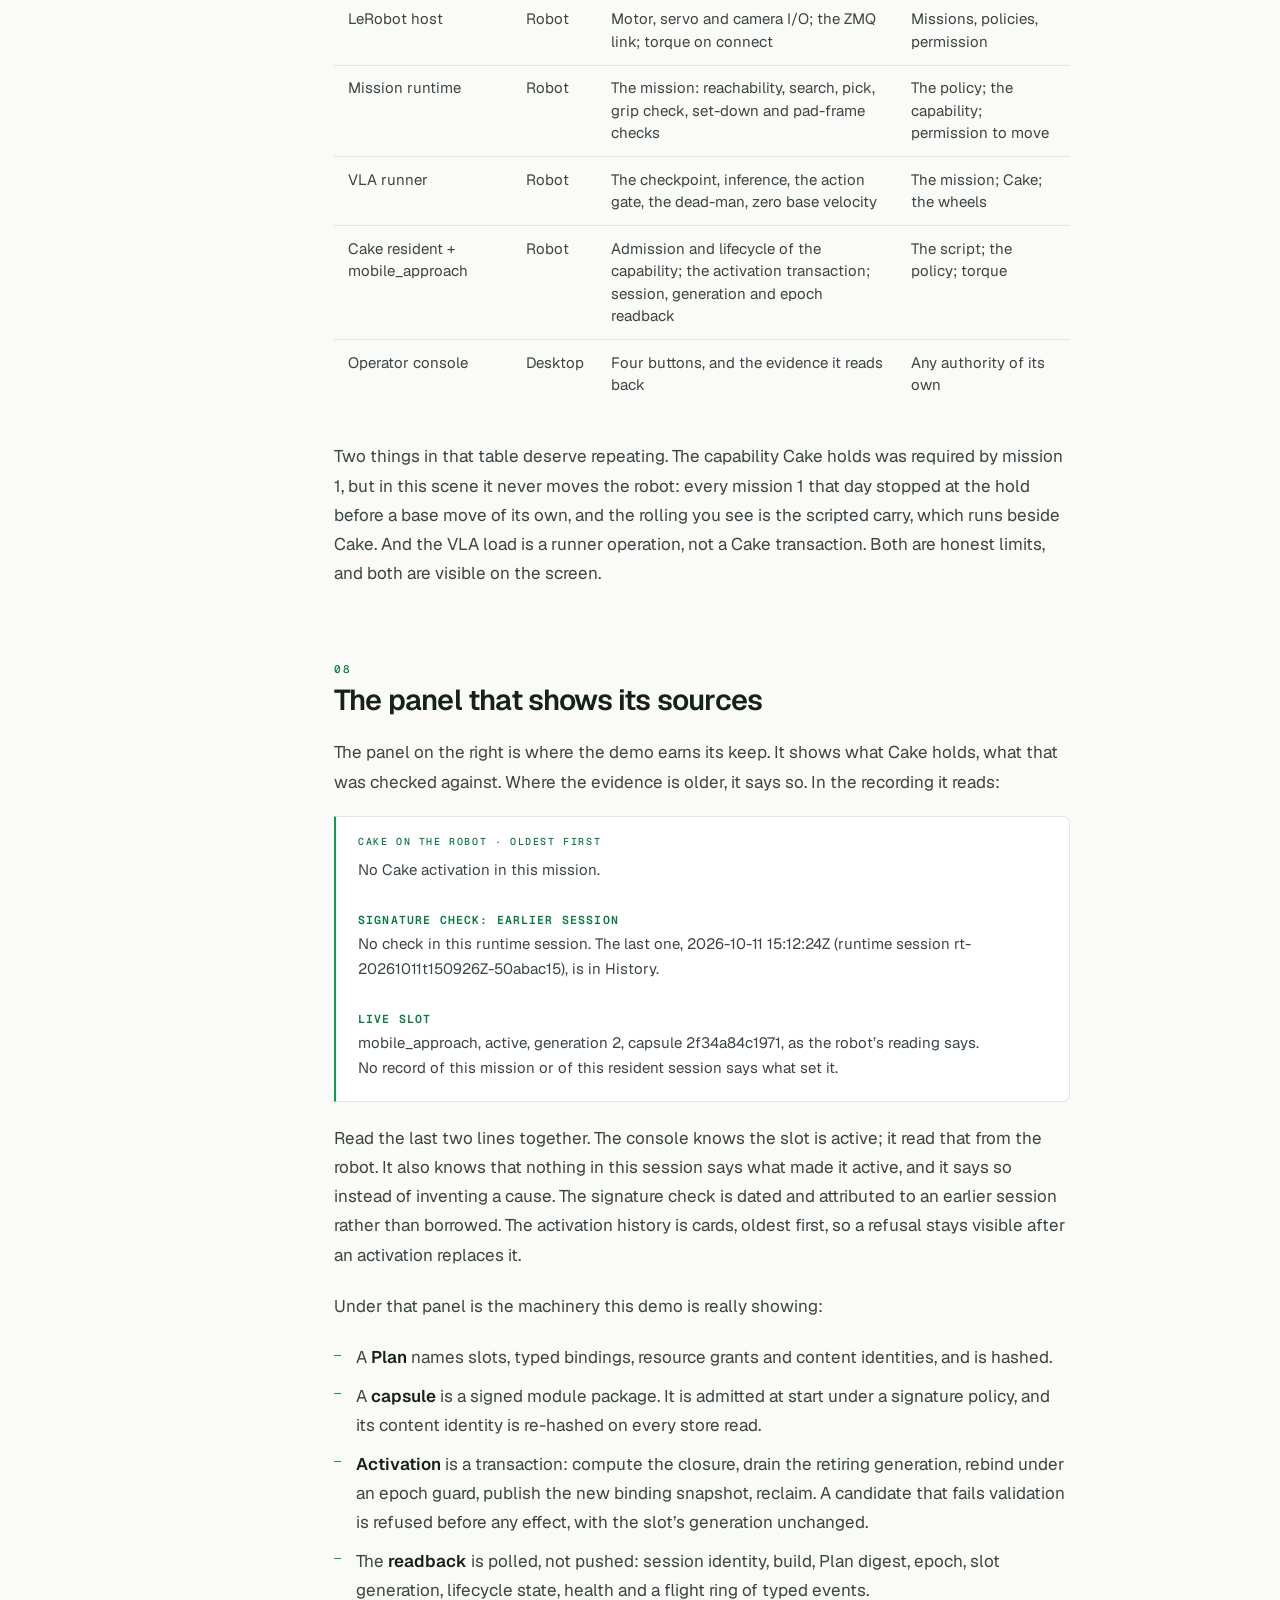
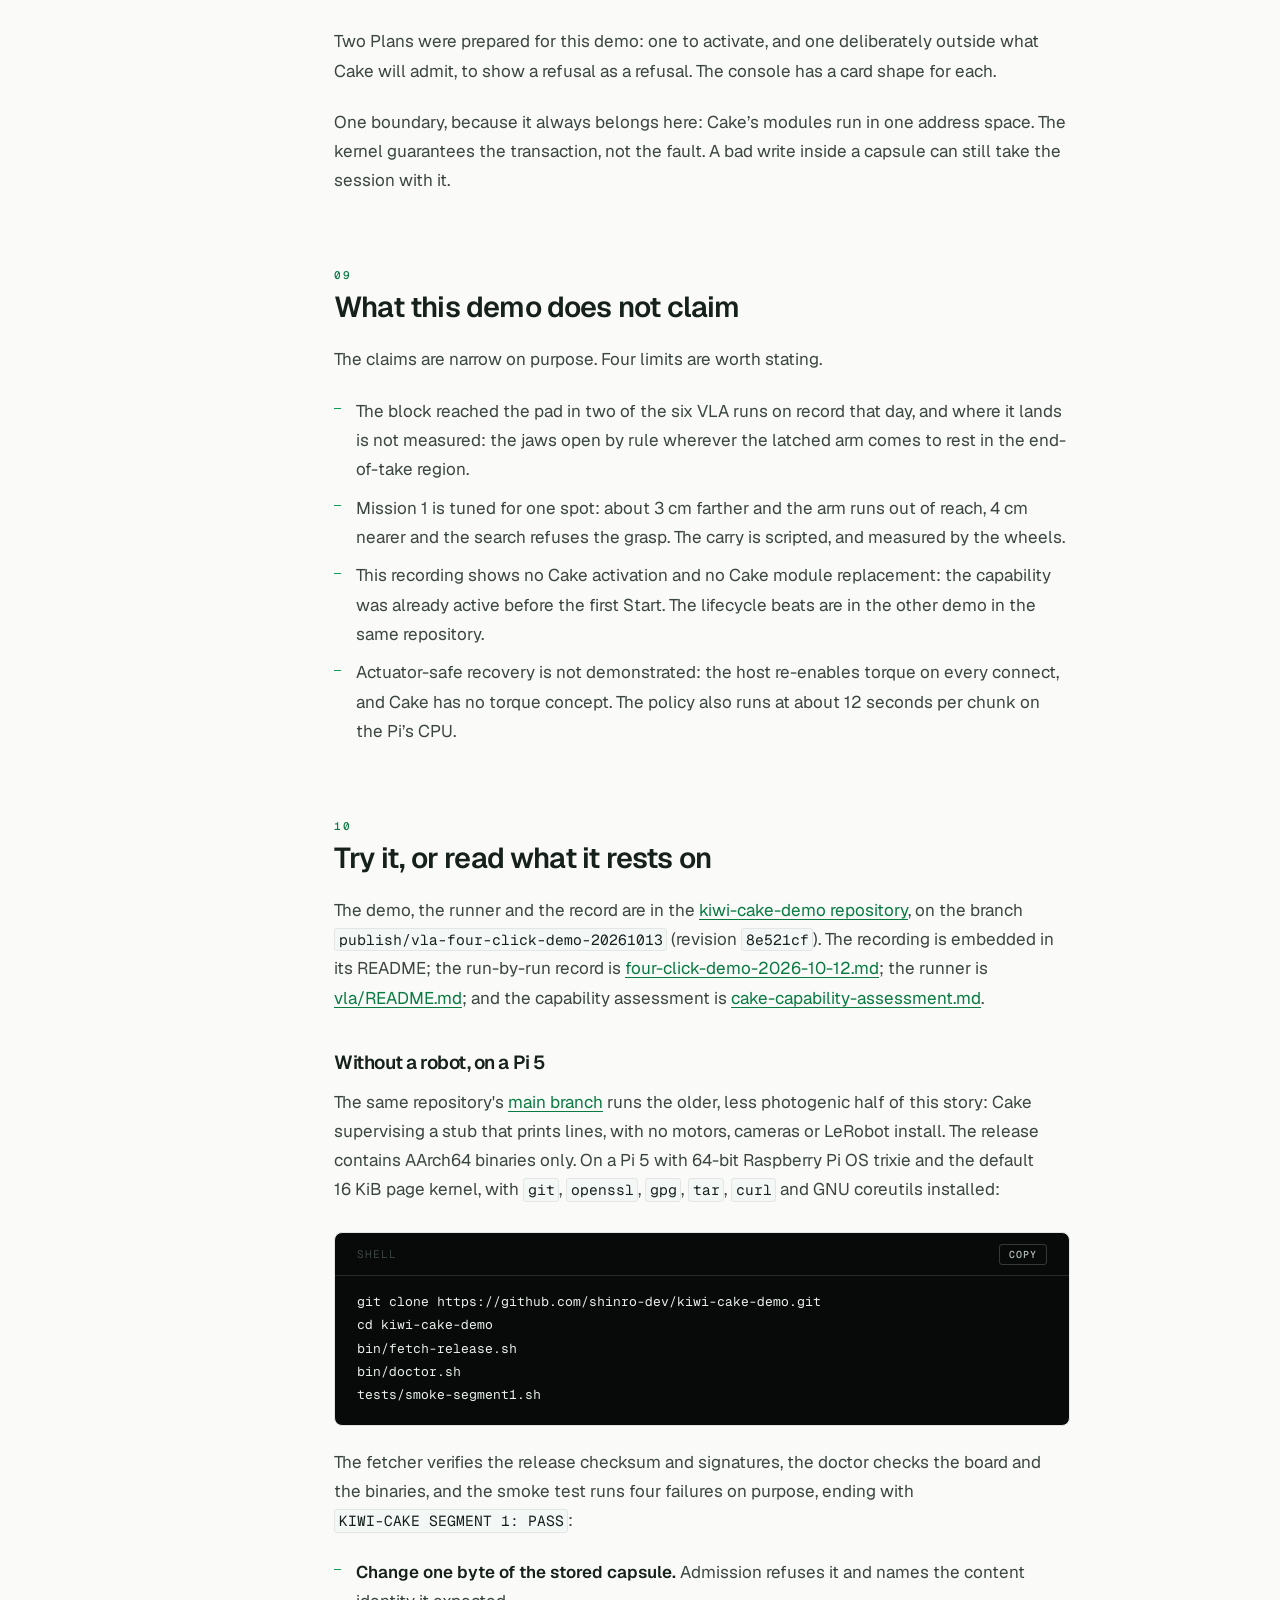
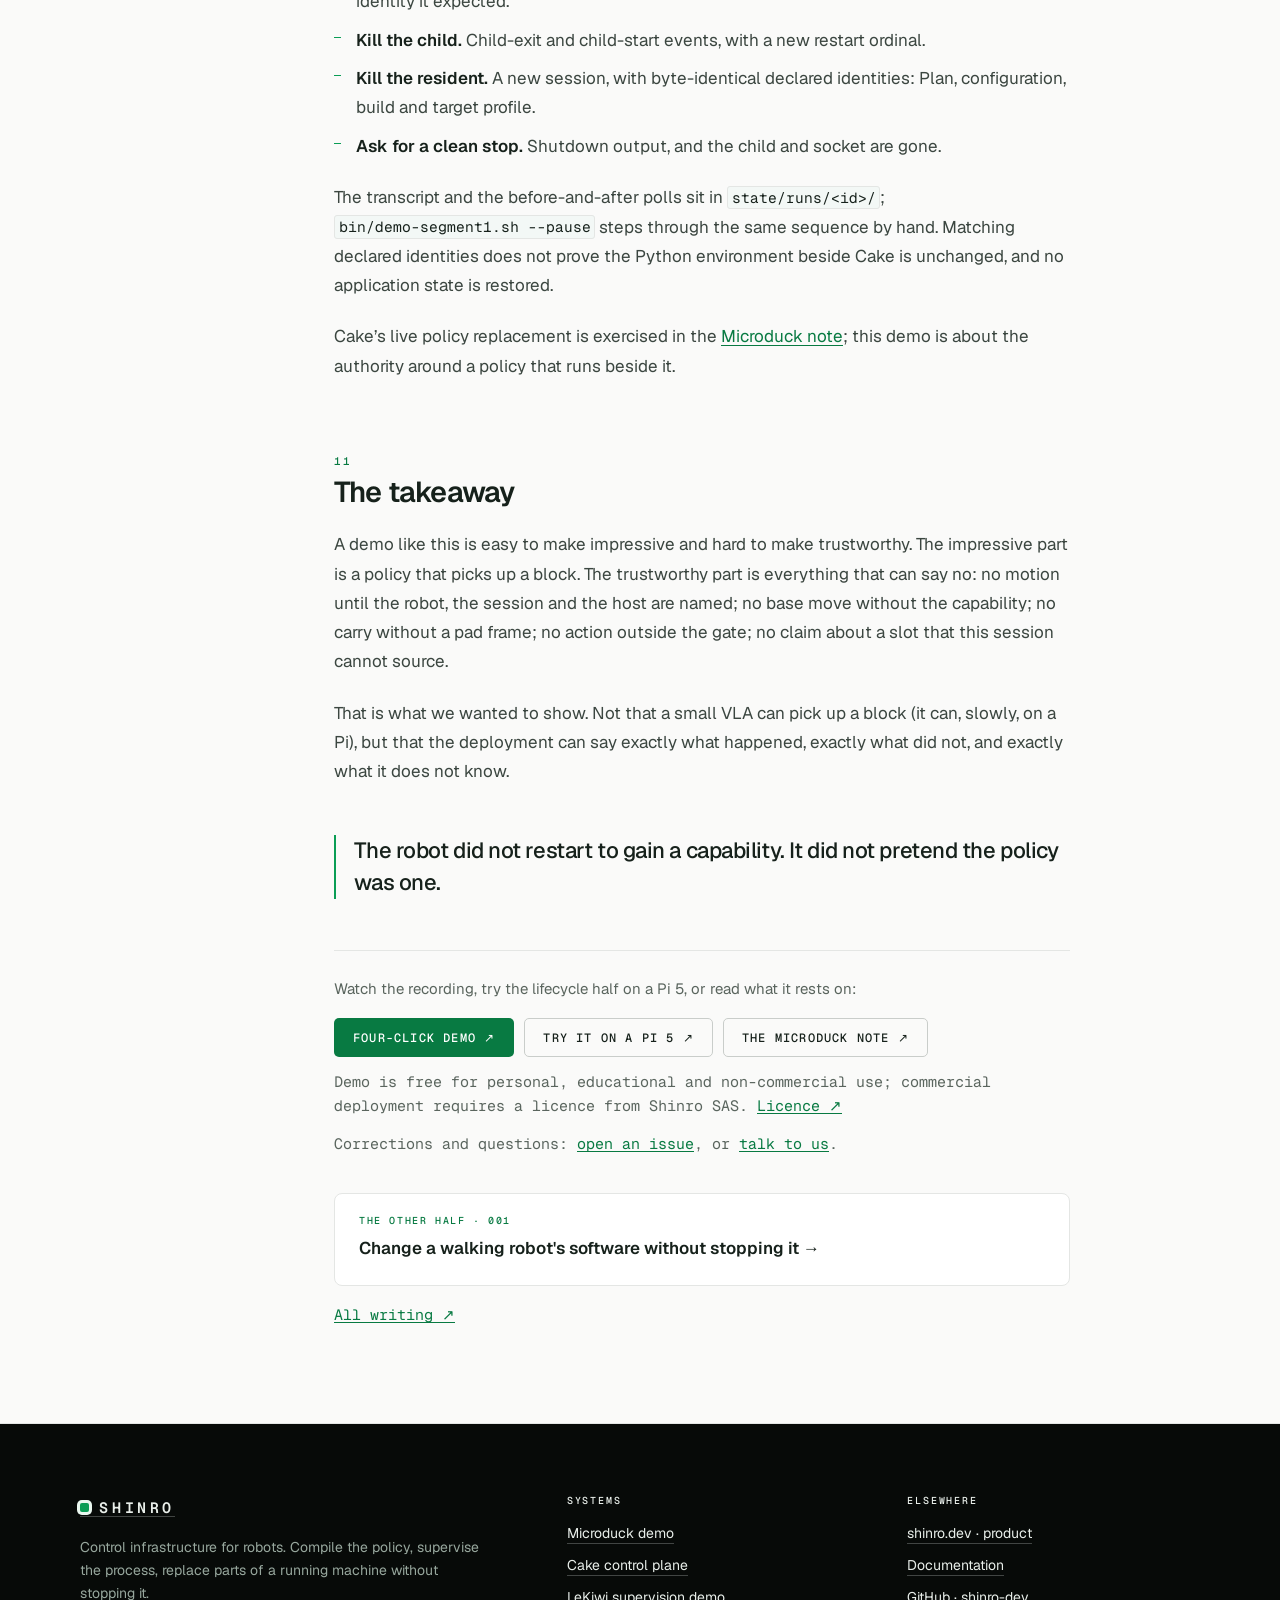
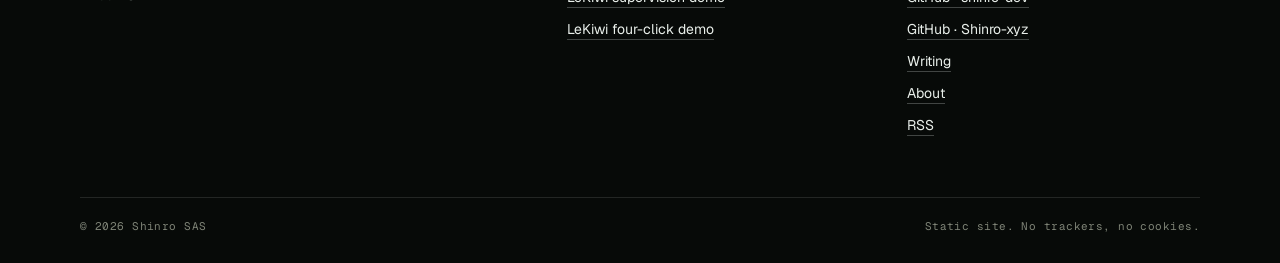
<file: writing/name-it-then-move-it/index.html>
<!DOCTYPE html>
<html lang="en">
<head>
<meta charset="utf-8">
<meta name="viewport" content="width=device-width, initial-scale=1">
<title>Name it, then move it — Shinro</title>
<meta name="description" content="We recorded a LeKiwi bench robot for 9 minutes 52 seconds without a cut: a scripted pick-and-place, then a SmolVLA policy loaded onto the robot and driving…">
<link rel="canonical" href="https://shinro-dev.github.io/writing/name-it-then-move-it/">
<link rel="alternate" type="application/rss+xml" title="Shinro — Writing" href="/feed.xml">
<meta name="author" content="Shinro">
<meta property="og:type" content="article">
<meta property="og:site_name" content="Shinro">
<meta property="og:title" content="Name it, then move it">
<meta property="og:description" content="We recorded a LeKiwi bench robot for 9 minutes 52 seconds without a cut: a scripted pick-and-place, then a SmolVLA policy loaded onto the robot and driving…">
<meta property="og:url" content="https://shinro-dev.github.io/writing/name-it-then-move-it/">
<meta property="og:image" content="https://shinro-dev.github.io/assets/img/name-it-then-move-it/figure-01.jpg">
<meta property="article:published_time" content="2026-10-20">
<meta property="article:tag" content="Cake">
<meta property="article:tag" content="Robotics">
<meta property="article:tag" content="LeKiwi">
<meta name="twitter:card" content="summary_large_image">
<link rel="icon" href="/assets/favicon.svg" type="image/svg+xml">
<meta name="theme-color" content="#fafaf9" media="(prefers-color-scheme: light)">
<meta name="theme-color" content="#070a08" media="(prefers-color-scheme: dark)">
<link rel="preload" href="/assets/fonts/geist-latin.woff2" as="font" type="font/woff2" crossorigin>
<link rel="stylesheet" href="/assets/css/site.css">
<script type="application/ld+json">
{
  "@context": "https://schema.org",
  "@type": "BlogPosting",
  "headline": "Name it, then move it",
  "datePublished": "2026-10-20",
  "description": "We recorded a LeKiwi bench robot for 9 minutes 52 seconds without a cut: a scripted pick-and-place, then a SmolVLA policy loaded onto the robot and driving…",
  "image": "https://shinro-dev.github.io/assets/img/name-it-then-move-it/figure-01.jpg",
  "author": { "@type": "Organization", "name": "Shinro" },
  "publisher": { "@type": "Organization", "name": "Shinro" },
  "mainEntityOfPage": "https://shinro-dev.github.io/writing/name-it-then-move-it/"
}
</script>
</head>
<body>
<a class="skip" href="#main">Skip to content</a>

<!-- chrome:header:start -->
<header class="site-header">
  <div class="wrap">
    <a class="brand" href="/">Shinro</a>
    <nav class="site-nav" aria-label="Primary">
      <a href="/#stack" class="hide-sm">Systems</a>
      <a href="/writing/" aria-current="page">Writing</a>
      <a href="/#demos" class="hide-sm">Demos</a>
      <a href="/about/" class="hide-sm">About</a>
      <a href="https://shinro.dev" class="hide-sm">Product ↗</a>
      <a class="nav-cta" href="https://github.com/Shinro-xyz">GitHub ↗</a>
    </nav>
  </div>
</header>
<!-- chrome:header:end -->

<main id="main">
  <div class="wrap">
    <header class="post-header">
      <a class="backlink" href="/writing/">← Writing</a>
      <p class="eyebrow">Systems note · 002</p>
      <h1>
        Name it, then move it
        <span class="h1-sub">Four clicks hand a live LeKiwi from a script to a learned policy.</span>
      </h1>
      <p class="lede">
        We recorded a LeKiwi bench robot for 9 minutes 52 seconds without a cut: a scripted pick-and-place, then a SmolVLA policy loaded onto the robot and driving the same arm. Nothing restarts: not the LeRobot host, not the Cake resident, not the runtime session. The interesting part is not the policy. It is the chain of permission around it.
      </p>
      <p class="actions-note">
        Watch the 9:52 recording, uncut:
        <a href="https://github.com/shinro-dev/kiwi-cake-demo/tree/publish/vla-four-click-demo-20261013">the demo and its record on GitHub ↗</a>
      </p>
      <p class="meta">
        <span>Shinro</span>
        <span class="sep" aria-hidden="true">·</span>
        <time datetime="2026-10-20">20 October 2026</time>
        <span class="sep" aria-hidden="true">·</span>
        <span>12 min read</span>
        <span class="sep" aria-hidden="true">·</span>
        <span>Cake</span>
        <span class="sep" aria-hidden="true">·</span>
        <span>Robotics</span>
        <span class="sep" aria-hidden="true">·</span>
        <span>LeKiwi</span>
      </p>
    </header>
  </div>

<div class="wrap">
<figure class="fig post-hero">
<div class="fig-media"><a href="/assets/img/name-it-then-move-it/figure-01.jpg" target="_blank" rel="noopener"><img src="/assets/img/name-it-then-move-it/figure-01.jpg" width="1800" height="1144" alt="The operator console during mission 1, with six numbered markers: top bar, mission stages, wrist camera, front camera, Cake panel and the webcam inset."></a></div>
<figcaption><b>Fig. 1</b><span>The operator console at 0:30, mission 1 running. The numbered legend is part of the figure; the notes below use the same numbers.</span></figcaption>
</figure>
</div>

<div class="wrap">
<aside class="try" aria-label="Try the lifecycle demo without a robot">
<div class="try-text">
<p class="try-k">Try it without a robot</p>
<p class="try-title">A Raspberry Pi 5, a stub that prints lines, and four failures you cause on purpose.</p>
<p class="try-body">No motors, no cameras, no LeRobot install. Change one byte of the stored capsule and admission refuses it; kill the child and it restarts under the policy you named.</p>
</div>
<p class="try-actions">
<a class="btn btn-primary" href="#reproduce-it-or-read-what-it-rests-on">How to run it</a>
<a class="btn btn-ghost" href="https://github.com/shinro-dev/kiwi-cake-demo">Repo ↗</a>
</p>
</aside>
</div>

  <div class="wrap post-layout">
    <nav class="toc" aria-label="Contents">
      <h2>Contents</h2>
      <ol>
        <li><a href="#the-demo-in-one-take">The demo, in one take</a></li>
        <li><a href="#two-brains-and-the-thing-between-them">Two brains, and the thing between them</a></li>
        <li><a href="#the-click-that-grants-nothing-until-it-names-everything">The click that names everything</a></li>
        <li><a href="#the-mission-that-stops-instead-of-improvising">The mission that stops</a></li>
        <li><a href="#the-click-that-changes-the-brain">The click that changes the brain</a></li>
        <li><a href="#twelve-seconds-of-thinking-two-seconds-of-moving">Twelve seconds of thinking</a></li>
        <li><a href="#who-owns-what">Who owns what</a></li>
        <li><a href="#the-panel-that-shows-its-sources">The panel that shows its sources</a></li>
        <li><a href="#what-this-demo-does-not-claim">What this demo does not claim</a></li>
        <li><a href="#reproduce-it-or-read-what-it-rests-on">Try it, or read what it rests on</a></li>
        <li><a href="#the-takeaway">The takeaway</a></li>      </ol>
    </nav>

    <article class="prose">
<h2 id="the-demo-in-one-take"><span class="n">01</span>The demo, in one take</h2>
<p>The screen is the operator console.</p>
<p>Behind the screen sits a LeKiwi on a wooden bench: three omni wheels, five arm joints, one gripper, a wrist camera, a front camera that is switched off, and a small yellow block about seven centimetres in front of a green pad.</p>
<p>Between the first click and the last, the same robot does the same task two ways. Mission 1 is deterministic. Its runtime searches for the block, measures whether it can reach it, picks it up, checks the grip with three short lifts of 15, 28 and 8 millimetres, and then hands over to a scripted carry that rolls the base forward in two measured 5 cm pulses, lowers the block onto the pad and rolls back.</p>
<p>Mission 2 is learned. A Small Vision-Language-Action policy called SmolVLA runs on the robot’s own CPU and chooses every arm target from the wrist image and the joint readings. It takes 20 chunks and 319 seconds to do what the script does in a little over three minutes.</p>
<p>The recording is uncut and in real time. Nothing between the two missions restarts.</p>
<h2 id="two-brains-and-the-thing-between-them"><span class="n">02</span>Two brains, and the thing between them</h2>
<figure class="fig">
<div class="fig-media"><a href="/assets/img/name-it-then-move-it/figure-02.png" target="_blank" rel="noopener"><img src="/assets/img/name-it-then-move-it/figure-02.png" width="3600" height="2300" loading="lazy" alt="System map: the console, the mission runtime, Cake's resident, the VLA runner, the LeRobot host and the hardware."></a></div>
<figcaption><b>Fig. 2</b><span>The four clicks as a system map: the console asks, the script waits for the capability, Cake holds it, and the policy is loaded beside both. Solid lines are commands; dashed lines are requirements and readback. The capability is required by mission 1 but never moves the base in this scene.</span></figcaption>
</figure>
<p>Most robot demos answer one question: can the policy do the task? This one is built to answer a second one: when a script, a learned policy and a person are three different authorities over the same arm, what binds them?</p>
<p>Five parts share the robot, and no single one of them is in charge.</p>
<p>Cake is the layer that makes ownership explicit and gated as transactions: a resident that hosts signed, versioned modules, admits them before they run, and moves a live slot from one generation to the next. A learned policy is one component among many; what it may see and what it may touch are decided outside it, in the resident control plane.</p>
<h2 id="the-click-that-grants-nothing-until-it-names-everything"><span class="n">03</span>The click that grants nothing until it names everything</h2>
<p>Before the first click, the console is not idle. It reads:</p>
<aside class="note ui">
<p class="k">NOT READY · ROBOT MOTION IS HELD</p><p>Never confirmed: nobody has confirmed that this is the robot, this resident session and this host. <code>robot_session_not_confirmed</code></p>
</aside>
<p>The button opens a dialog that says what the permission is for:</p>
<aside class="note ui">
<p class="k">CONFIRM THE CONNECTED ROBOT</p><p>This grants permission to move for this resident session and this host instance only. A resident restart, a host restart (even one that reuses the pid), a re-created supervisor slot, or a resident that does not report the pinned build answering holds motion again.<br><br><code>robot</code>  LeKiwi bench<br><code>resident session</code>  01a13091…<br><code>supervisor slot instance</code>  6003298…<br><code>host spawn sequence</code>  1<br><code>host pid on the robot</code>  2371<br><br>☐ I have checked that this is the LeKiwi in front of me and that its host was started on purpose.</p>
</aside>
<p>This is the least cinematic click in the demo and the one most worth copying. Permission is not a checkbox in a settings file, not a browser session, and not a “yes” that survives a restart. It is a lease on a named set of processes, and every event that could make the name mean something else revokes it: a resident restart, a host restart even with the same pid, a re-created supervisor slot, a different pinned build.</p>
<p>Observe stays available while motion is held, because observing does not move anything. Start, Scan scene, Return arm and Try again stay off until the robot in front of the operator has been named.</p>
<figure class="fig">
<div class="fig-media"><img src="/assets/img/name-it-then-move-it/figure-03.jpg" width="1500" height="750" loading="lazy" alt="The confirm dialog naming the robot, the resident session, the supervisor slot instance and the host pid."></div>
<figcaption><b>Fig. 3</b><span>0:07 — the first click. Motion is held until the operator names the robot, the resident session, the supervisor slot instance and the host behind it. The dialog asks for the tick, then the confirm. The circular inset is the recording’s webcam looking down at the bench, not a robot camera.</span></figcaption>
</figure>
<h2 id="the-mission-that-stops-instead-of-improvising"><span class="n">04</span>The mission that stops instead of improvising</h2>
<p>The second click runs <code>mission-19a339e153eb</code>.</p>
<p>Mission 1’s stages are on screen: Find, Pick, Carry, Place, Return. The runtime owns them, and every transition is a measurement, not a schedule. When the search finds no block, it sweeps. When it finds one, it measures reachability before it moves.</p>
<p>That measurement has three outcomes, and only two of them are motion. If the block is reachable by arm alone, the mission picks. If it needs the base to advance, the mission requires the <em>mobile_approach</em> capability. And if that capability is not there, the mission stops at <code>WAITING_FOR_CAPABILITY</code>, with the same mission id and the same target id, and waits. It does not improvise a base move.</p>
<p>Earlier that day we watched the wait end the way it should: the mission stopped at the capability boundary, the console ran Activate on the prepared Plan, and seconds later the mission continued in the same runtime session, with nothing restarted. In this recording the capability is already active before the first Start, so the wait never appears; the pick does.</p>
<p>The arm moves over the block, aligns in small steps and closes on it at 2:08. The three lifts follow.</p>
<p>Then at 3:05, something more interesting than a success. The Carry row reads “Failed here” for about a second. Nothing crashed. With the block in its jaws, the runtime can no longer measure the pad in the wrist frame, and the base does not move blind. The console’s demo director stops the mission, and the runner’s scripted carry takes over from beside Cake: two 5 cm pulses measured by the wheels, the block lowered and released between the pad’s logos, the arm back, the base back.</p>
<p>So mission 1 has two ways to stop, and both are the point. One waits for authority; the other refuses to act without evidence.</p>
<h2 id="the-click-that-changes-the-brain"><span class="n">05</span>The click that changes the brain</h2>
<p>The third click says Enable VLA. The console answers: “Loading the VLA module on the robot.”</p>
<p>“Module” is the console’s word for it. In this build the policy is already on the robot’s disk: the click sends one <code>swap</code> request to the VLA runner, a process beside the runtime, the Cake resident and the host. The runner loads the checkpoint, checks its hash against the envelope, runs one warm-up inference, opens its own links to the wrist camera and the host, and moves the arm to the policy’s start pose. No model file crosses the network, none of the three long-lived processes restarts, and the console stays connected.</p>
<p>The operator also puts the block back by hand, to about mission 1’s start spot. That is not a detail to hide. This demo does not claim the policy can pick from a place where the script refuses, and it does not dress a reset up as autonomy.</p>
<h2 id="twelve-seconds-of-thinking-two-seconds-of-moving"><span class="n">06</span>Twelve seconds of thinking, two seconds of moving</h2>
<p>The fourth click gives the same task to the policy. The screen says: “The VLA policy is driving the arm. Thinking. Chunk 12.”</p>
<p>Mission 2 takes 319 seconds and 20 chunks. Each chunk is one inference on the robot’s CPU, and on the runs we watched that day it took 12.0 to 12.4 seconds. Each chunk is at most 50 actions at 30 Hz: about 1.7 seconds of arm motion. Most of the episode is the arm holding still while the robot thinks.</p>
<p>Every action the policy emits passes a gate before a servo sees it:</p>
<ul>
<li>six finite numbers, or the chunk is refused;</li>
<li>the wrist roll frozen at −96.75°, the value every recorded take held;</li>
<li>the four arm joints other than the wrist roll — shoulder pan, lift, elbow, wrist flex — smoothed with an exponential average (α = 0.35) from the pose read at the chunk start, with at most 5° of change per joint per tick;</li>
<li>targets clamped to the joint ranges of the 30 recorded takes, widened by 3°;</li>
<li>a target whose tool height, by forward kinematics, falls below −0.1345 m keeps the previous target instead.</li>
</ul>
<p>The jaws are never the policy’s value. The policy asks for open or closed; the runtime decides, with a latch on the closed reading, a minimum hold of 30 ticks, and an open threshold that has to be met for four ticks in a row.</p>
<p>The grip check then does what mission 1 does: three short lifts. It scores retention as the similarity between two wrist frames taken at different heights: 0.94 here, passing at 0.5. That is a frame score, not a probability. An empty close scored 0.883 on 9 October, which is why the number alone is never the claim.</p>
<p>And during the whole episode, every command carries base velocity zero. The policy outputs arm and gripper targets only. It cannot drive the wheels — by construction, not by policy.</p>
<p>Then the set-down rule, the release, and the card: “Mission 2 complete. The VLA policy carried the block to the pad; grip confirmed; jaws opened by rule at the pad; 20 chunks in 319 s.”</p>
<figure class="fig">
<div class="fig-media"><img src="/assets/img/name-it-then-move-it/figure-04.jpg" width="1500" height="750" loading="lazy" alt="The VLA policy thinking at chunk 12, with the wrist view and the grip result 0.94."></div>
<figcaption><b>Fig. 4</b><span>7:22 — the policy thinking, chunk 12. The wrist view is what the policy sees; the Pick row already carries the grip result (0.94). The base has not moved, and cannot: every command in the episode carries base velocity zero.</span></figcaption>
</figure>
<h2 id="who-owns-what"><span class="n">07</span>Who owns what</h2>
<p>Read the demo as five owners, not one stack. The table below is that ownership in words.</p>
<div class="table-wrap"><table class="data"><thead><tr><th>Part</th><th>Runs on</th><th>Owns</th><th>Does not own</th></tr></thead><tbody><tr><td data-label="Part">LeRobot host</td><td data-label="Runs on">Robot</td><td data-label="Owns">Motor, servo and camera I/O; the ZMQ link; torque on connect</td><td data-label="Does not own">Missions, policies, permission</td></tr><tr><td data-label="Part">Mission runtime</td><td data-label="Runs on">Robot</td><td data-label="Owns">The mission: reachability, search, pick, grip check, set-down and pad-frame checks</td><td data-label="Does not own">The policy; the capability; permission to move</td></tr><tr><td data-label="Part">VLA runner</td><td data-label="Runs on">Robot</td><td data-label="Owns">The checkpoint, inference, the action gate, the dead-man, zero base velocity</td><td data-label="Does not own">The mission; Cake; the wheels</td></tr><tr><td data-label="Part">Cake resident + mobile_approach</td><td data-label="Runs on">Robot</td><td data-label="Owns">Admission and lifecycle of the capability; the activation transaction; session, generation and epoch readback</td><td data-label="Does not own">The script; the policy; torque</td></tr><tr><td data-label="Part">Operator console</td><td data-label="Runs on">Desktop</td><td data-label="Owns">Four buttons, and the evidence it reads back</td><td data-label="Does not own">Any authority of its own</td></tr></tbody></table></div>
<p>Two things in that table deserve repeating. The capability Cake holds was required by mission 1, but in this scene it never moves the robot: every mission 1 that day stopped at the hold before a base move of its own, and the rolling you see is the scripted carry, which runs beside Cake. And the VLA load is a runner operation, not a Cake transaction. Both are honest limits, and both are visible on the screen.</p>
<h2 id="the-panel-that-shows-its-sources"><span class="n">08</span>The panel that shows its sources</h2>
<p>The panel on the right is where the demo earns its keep. It shows what Cake holds, what that was checked against. Where the evidence is older, it says so. In the recording it reads:</p>
<aside class="note ui">
<p class="k">CAKE ON THE ROBOT · OLDEST FIRST</p><p>No Cake activation in this mission.<br><br><strong>SIGNATURE CHECK: EARLIER SESSION</strong><br>No check in this runtime session. The last one, 2026-10-11 15:12:24Z (runtime session rt-20261011t150926Z-50abac15), is in History.<br><br><strong>LIVE SLOT</strong><br>mobile_approach, active, generation 2, capsule 2f34a84c1971, as the robot’s reading says.<br>No record of this mission or of this resident session says what set it.</p>
</aside>
<p>Read the last two lines together. The console knows the slot is active; it read that from the robot. It also knows that nothing in this session says what made it active, and it says so instead of inventing a cause. The signature check is dated and attributed to an earlier session rather than borrowed. The activation history is cards, oldest first, so a refusal stays visible after an activation replaces it.</p>
<p>Under that panel is the machinery this demo is really showing:</p>
<ul>
<li>A <strong>Plan</strong> names slots, typed bindings, resource grants and content identities, and is hashed.</li>
<li>A <strong>capsule</strong> is a signed module package. It is admitted at start under a signature policy, and its content identity is re-hashed on every store read.</li>
<li><strong>Activation</strong> is a transaction: compute the closure, drain the retiring generation, rebind under an epoch guard, publish the new binding snapshot, reclaim. A candidate that fails validation is refused before any effect, with the slot’s generation unchanged.</li>
<li>The <strong>readback</strong> is polled, not pushed: session identity, build, Plan digest, epoch, slot generation, lifecycle state, health and a flight ring of typed events.</li>
</ul>
<p>Two Plans were prepared for this demo: one to activate, and one deliberately outside what Cake will admit, to show a refusal as a refusal. The console has a card shape for each.</p>
<p>One boundary, because it always belongs here: Cake’s modules run in one address space. The kernel guarantees the transaction, not the fault. A bad write inside a capsule can still take the session with it.</p>
<h2 id="what-this-demo-does-not-claim"><span class="n">09</span>What this demo does not claim</h2>
<p>The claims are narrow on purpose. Four limits are worth stating.</p>
<ul>
<li>The block reached the pad in two of the six VLA runs on record that day, and where it lands is not measured: the jaws open by rule wherever the latched arm comes to rest in the end-of-take region.</li>
<li>Mission 1 is tuned for one spot: about 3 cm farther and the arm runs out of reach, 4 cm nearer and the search refuses the grasp. The carry is scripted, and measured by the wheels.</li>
<li>This recording shows no Cake activation and no Cake module replacement: the capability was already active before the first Start. The lifecycle beats are in the other demo in the same repository.</li>
<li>Actuator-safe recovery is not demonstrated: the host re-enables torque on every connect, and Cake has no torque concept. The policy also runs at about 12 seconds per chunk on the Pi’s CPU.</li>
</ul>
<h2 id="reproduce-it-or-read-what-it-rests-on"><span class="n">10</span>Try it, or read what it rests on</h2>
<p>The demo, the runner and the record are in the <a href="https://github.com/shinro-dev/kiwi-cake-demo/tree/publish/vla-four-click-demo-20261013">kiwi-cake-demo repository</a>, on the branch <code>publish/vla-four-click-demo-20261013</code> (revision <code>8e521cf</code>). The recording is embedded in its README; the run-by-run record is <a href="https://github.com/shinro-dev/kiwi-cake-demo/blob/publish/vla-four-click-demo-20261013/docs/autonomous-demo/four-click-demo-2026-10-12.md">four-click-demo-2026-10-12.md</a>; the runner is <a href="https://github.com/shinro-dev/kiwi-cake-demo/blob/publish/vla-four-click-demo-20261013/vla/README.md">vla/README.md</a>; and the capability assessment is <a href="https://github.com/shinro-dev/kiwi-cake-demo/blob/publish/vla-four-click-demo-20261013/docs/autonomous-demo/cake-capability-assessment.md">cake-capability-assessment.md</a>.</p>
<h3>Without a robot, on a Pi 5</h3>
<p>The same repository's <a href="https://github.com/shinro-dev/kiwi-cake-demo">main branch</a> runs the older, less photogenic half of this story: Cake supervising a stub that prints lines, with no motors, cameras or LeRobot install. The release contains AArch64 binaries only. On a Pi 5 with 64-bit Raspberry Pi OS trixie and the default 16&nbsp;KiB page kernel, with <code>git</code>, <code>openssl</code>, <code>gpg</code>, <code>tar</code>, <code>curl</code> and GNU coreutils installed:</p>
<div class="code-block">
<p class="pre-head"><span>shell</span><button class="copy" type="button">Copy</button></p>
<pre><code>git clone https://github.com/shinro-dev/kiwi-cake-demo.git
cd kiwi-cake-demo
bin/fetch-release.sh
bin/doctor.sh
tests/smoke-segment1.sh</code></pre>
</div>
<p>The fetcher verifies the release checksum and signatures, the doctor checks the board and the binaries, and the smoke test runs four failures on purpose, ending with <code>KIWI-CAKE SEGMENT 1: PASS</code>:</p>
<ul>
<li><strong>Change one byte of the stored capsule.</strong> Admission refuses it and names the content identity it expected.</li>
<li><strong>Kill the child.</strong> Child-exit and child-start events, with a new restart ordinal.</li>
<li><strong>Kill the resident.</strong> A new session, with byte-identical declared identities: Plan, configuration, build and target profile.</li>
<li><strong>Ask for a clean stop.</strong> Shutdown output, and the child and socket are gone.</li>
</ul>
<p>The transcript and the before-and-after polls sit in <code>state/runs/&lt;id&gt;/</code>; <code>bin/demo-segment1.sh --pause</code> steps through the same sequence by hand. Matching declared identities does not prove the Python environment beside Cake is unchanged, and no application state is restored.</p>
<p>Cake’s live policy replacement is exercised in the <a href="/writing/same-robot-same-brain/">Microduck note</a>; this demo is about the authority around a policy that runs beside it.</p>
<h2 id="the-takeaway"><span class="n">11</span>The takeaway</h2>
<p>A demo like this is easy to make impressive and hard to make trustworthy. The impressive part is a policy that picks up a block. The trustworthy part is everything that can say no: no motion until the robot, the session and the host are named; no base move without the capability; no carry without a pad frame; no action outside the gate; no claim about a slot that this session cannot source.</p>
<p>That is what we wanted to show. Not that a small VLA can pick up a block (it can, slowly, on a Pi), but that the deployment can say exactly what happened, exactly what did not, and exactly what it does not know.</p>
<blockquote class="pull"><p>The robot did not restart to gain a capability. It did not pretend the policy was one.</p></blockquote>
      <div class="post-end">
        <p>Watch the recording, try the lifecycle half on a Pi 5, or read what it rests on:</p>
        <div class="links">
          <a class="btn btn-primary" href="https://github.com/shinro-dev/kiwi-cake-demo/tree/publish/vla-four-click-demo-20261013">Four-click demo ↗</a>
          <a class="btn btn-ghost" href="https://github.com/shinro-dev/kiwi-cake-demo">Try it on a Pi 5 ↗</a>
          <a class="btn btn-ghost" href="/writing/same-robot-same-brain/">The Microduck note ↗</a>
        </div>
        <p class="actions-note">
          Demo is free for personal, educational and non-commercial use;
          commercial deployment requires a licence from Shinro SAS.
          <a href="https://github.com/shinro-dev/kiwi-cake-demo/blob/main/LICENSE">Licence ↗</a>
        </p>
        <p class="actions-note">
          Corrections and questions:
          <a href="https://github.com/shinro-dev/kiwi-cake-demo/issues">open an issue</a>,
          or <a href="https://shinro.dev">talk to us</a>.
        </p>

        <a class="next-post" href="/writing/same-robot-same-brain/">
          <span class="k">The other half · 001</span>
          <b>Change a walking robot's software without stopping it →</b>
        </a>
        <p class="actions-note" style="margin-top: 1.1rem;"><a href="/writing/">All writing ↗</a></p>
      </div>

    </article>
  </div>
</main>

<!-- chrome:footer:start -->
<footer class="site-footer">
  <div class="wrap">
    <div class="footer-grid">
      <div class="footer-brand">
        <a class="brand" href="/">Shinro</a>
        <p>
          Control infrastructure for robots. Compile the policy, supervise the
          process, replace parts of a running machine without stopping it.
        </p>
      </div>
      <div class="footer-col">
        <h2>Systems</h2>
        <ul>
          <li><a href="https://github.com/Shinro-xyz/shinro-demo-microduck">Microduck demo</a></li>
          <li><a href="https://github.com/Shinro-xyz/shinro-demo-microduck/blob/main/docs/cake-control-plane.md">Cake control plane</a></li>
          <li><a href="https://github.com/shinro-dev/kiwi-cake-demo">LeKiwi supervision demo</a></li>
          <li><a href="https://github.com/shinro-dev/kiwi-cake-demo/tree/publish/vla-four-click-demo-20261013">LeKiwi four-click demo</a></li>
        </ul>
      </div>
      <div class="footer-col">
        <h2>Elsewhere</h2>
        <ul>
          <li><a href="https://shinro.dev">shinro.dev · product</a></li>
          <li><a href="https://docs.shinro.dev">Documentation</a></li>
          <li><a href="https://github.com/shinro-dev">GitHub · shinro-dev</a></li>
          <li><a href="https://github.com/Shinro-xyz">GitHub · Shinro-xyz</a></li>
          <li><a href="/writing/">Writing</a></li>
          <li><a href="/about/">About</a></li>
          <li><a href="/feed.xml">RSS</a></li>
        </ul>
      </div>
    </div>
    <div class="footer-fine">
      <span>© 2026 Shinro SAS</span>
      <span>Static site. No trackers, no cookies.</span>
    </div>
  </div>
</footer>
<!-- chrome:footer:end -->

<!-- chrome:tail:start -->
<script src="/assets/js/site.js" defer></script>
</body>
</html>
<!-- chrome:tail:end -->
</file>
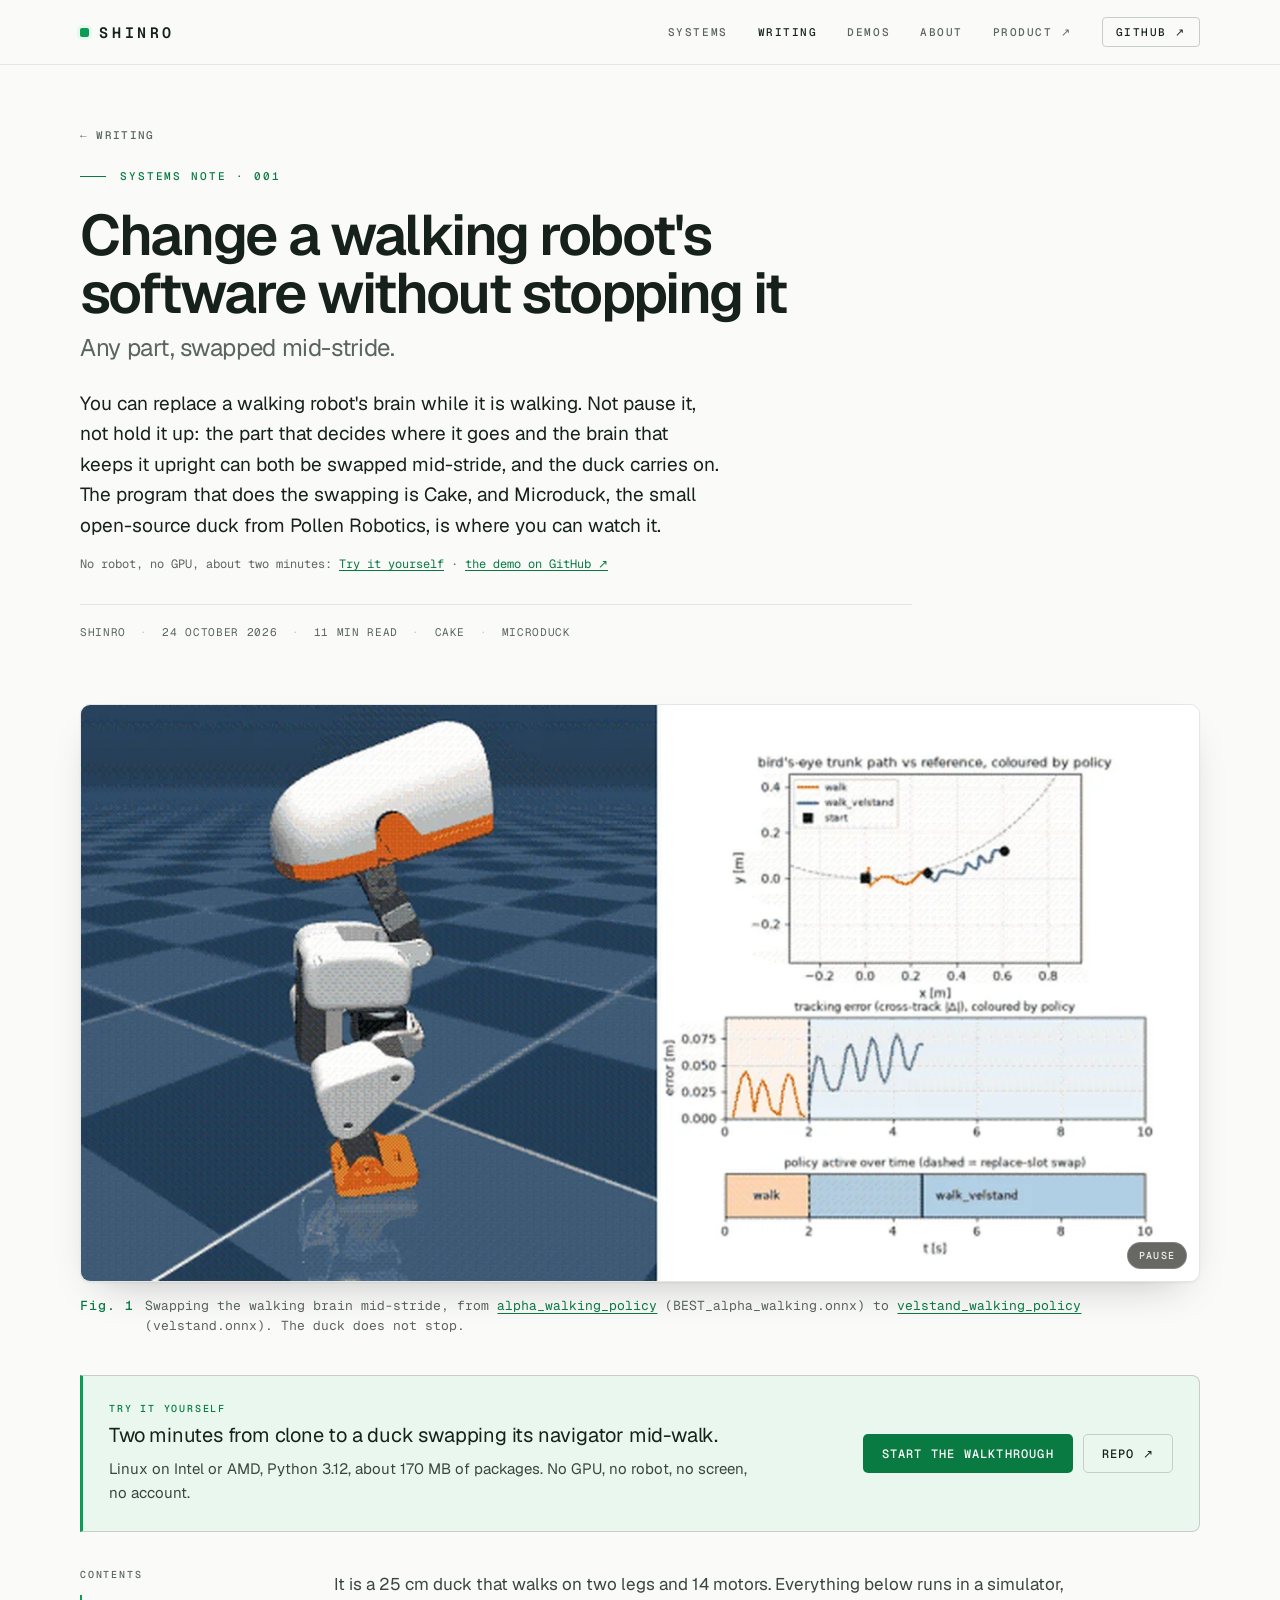
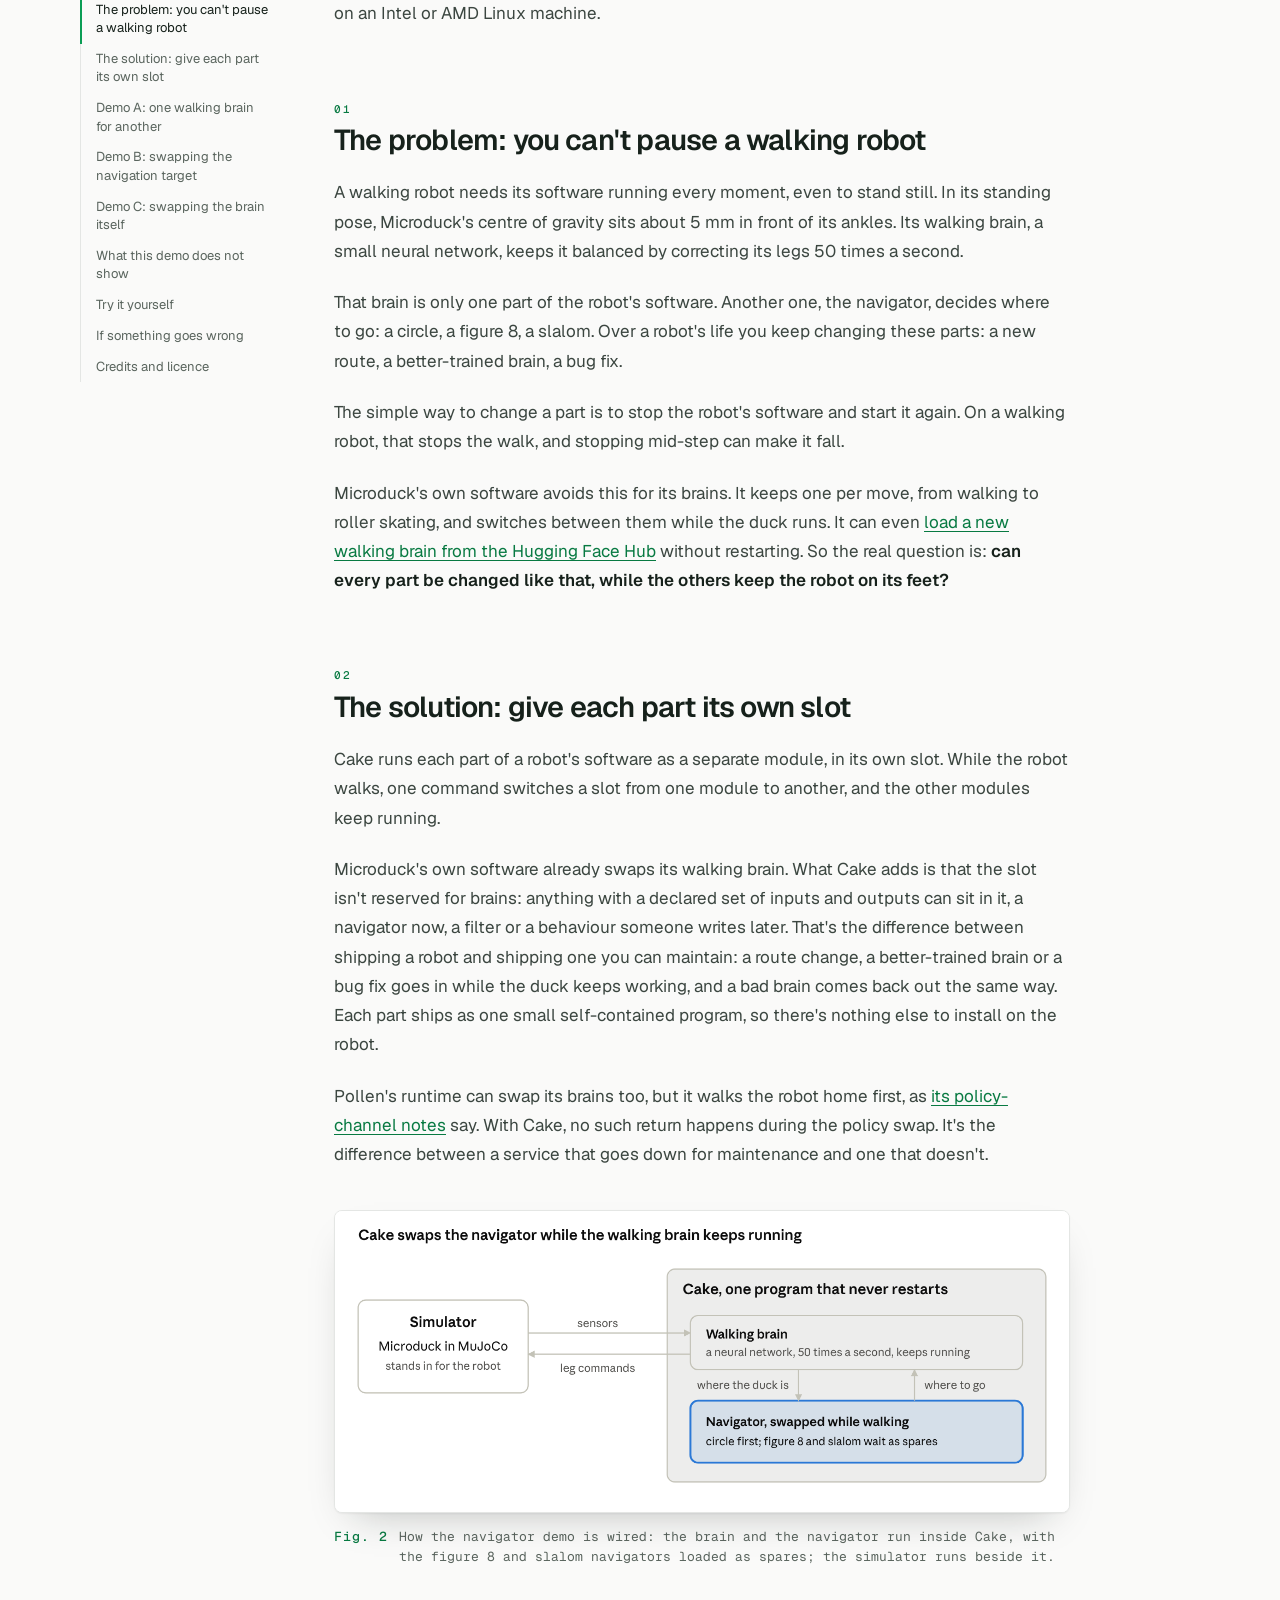
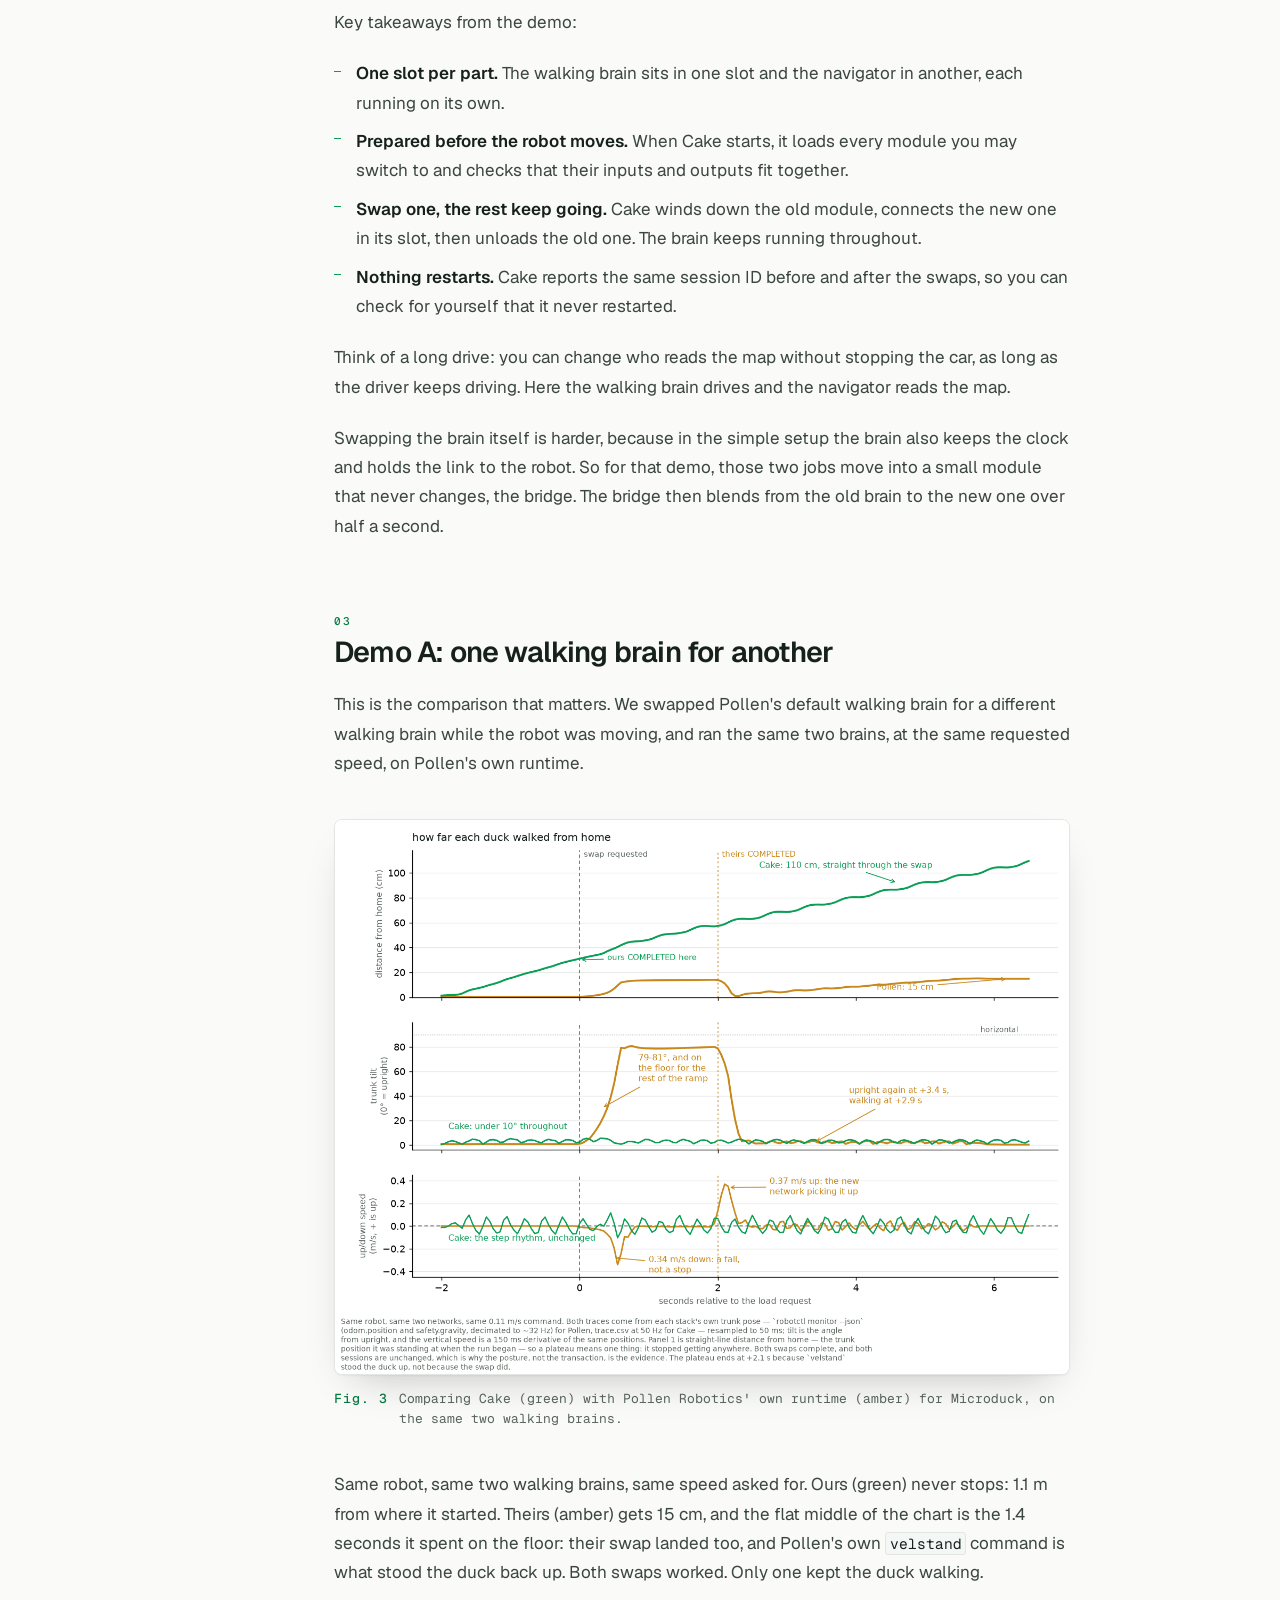
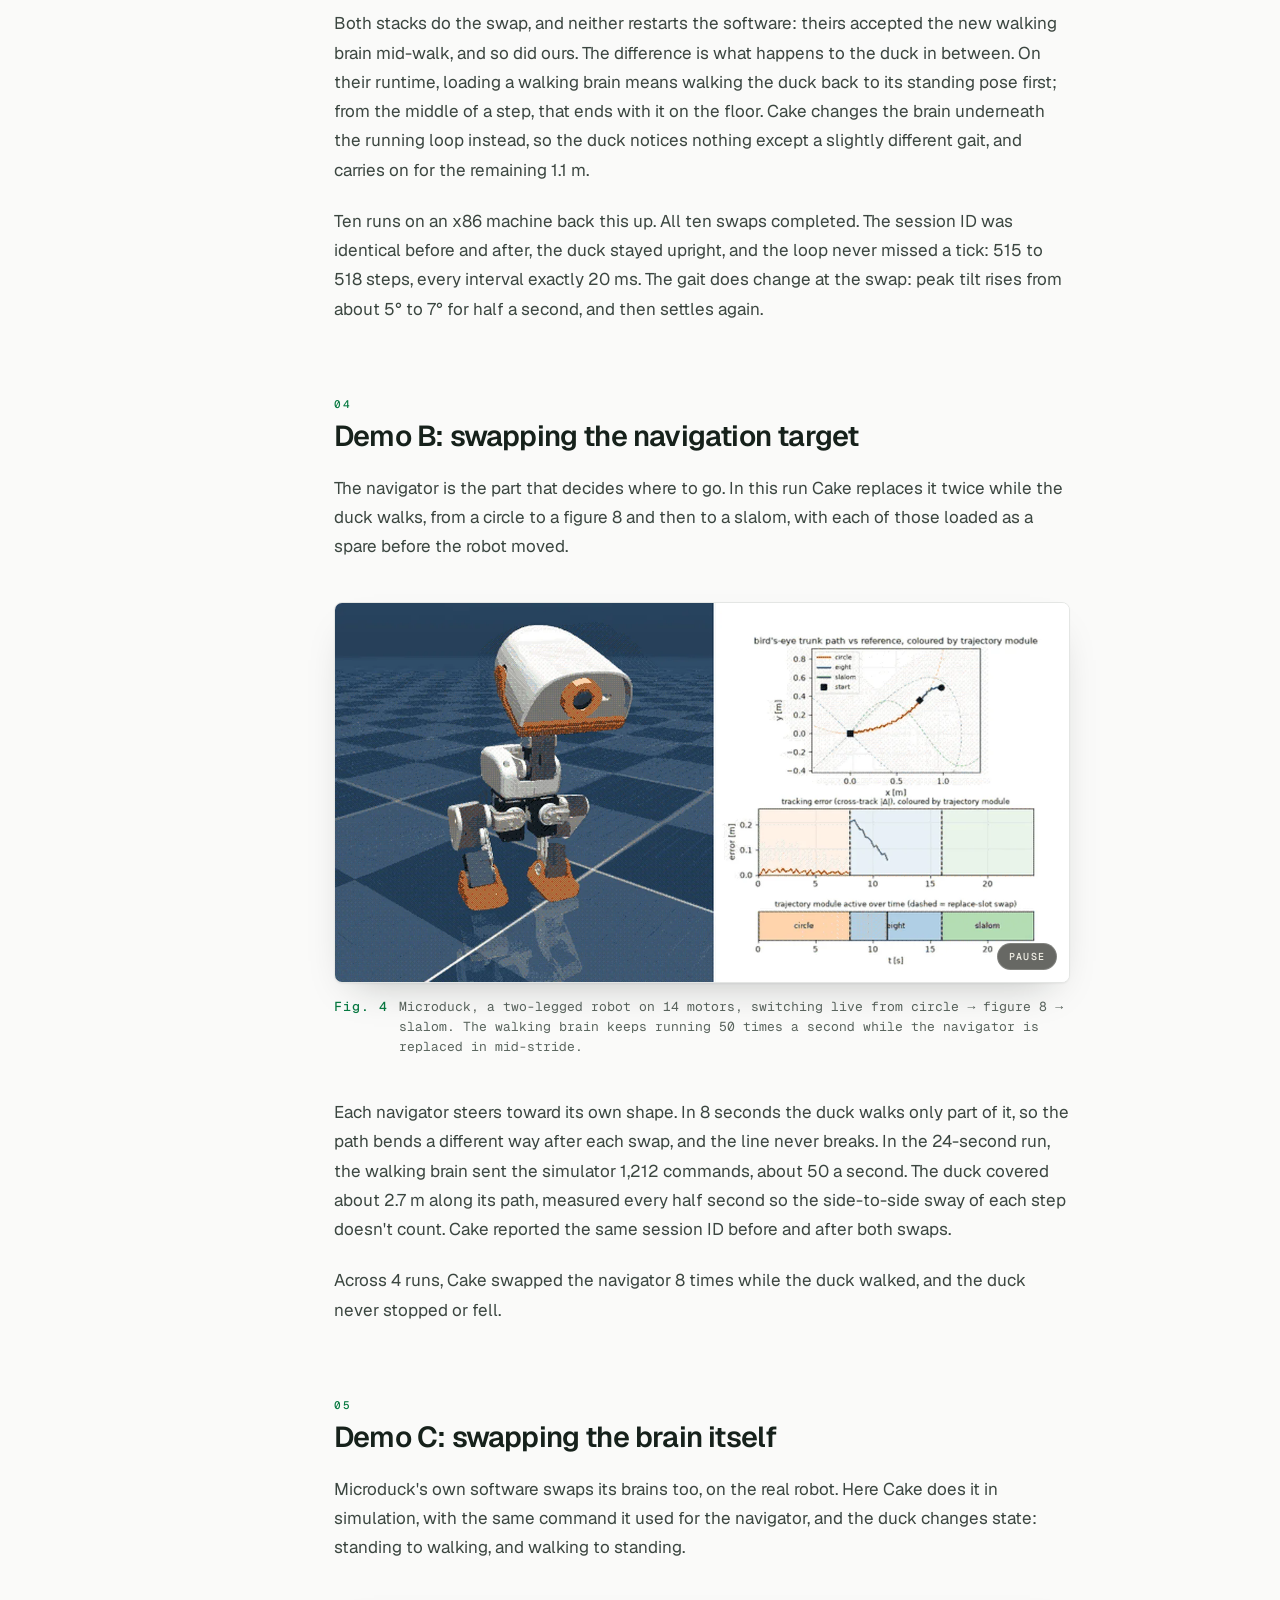
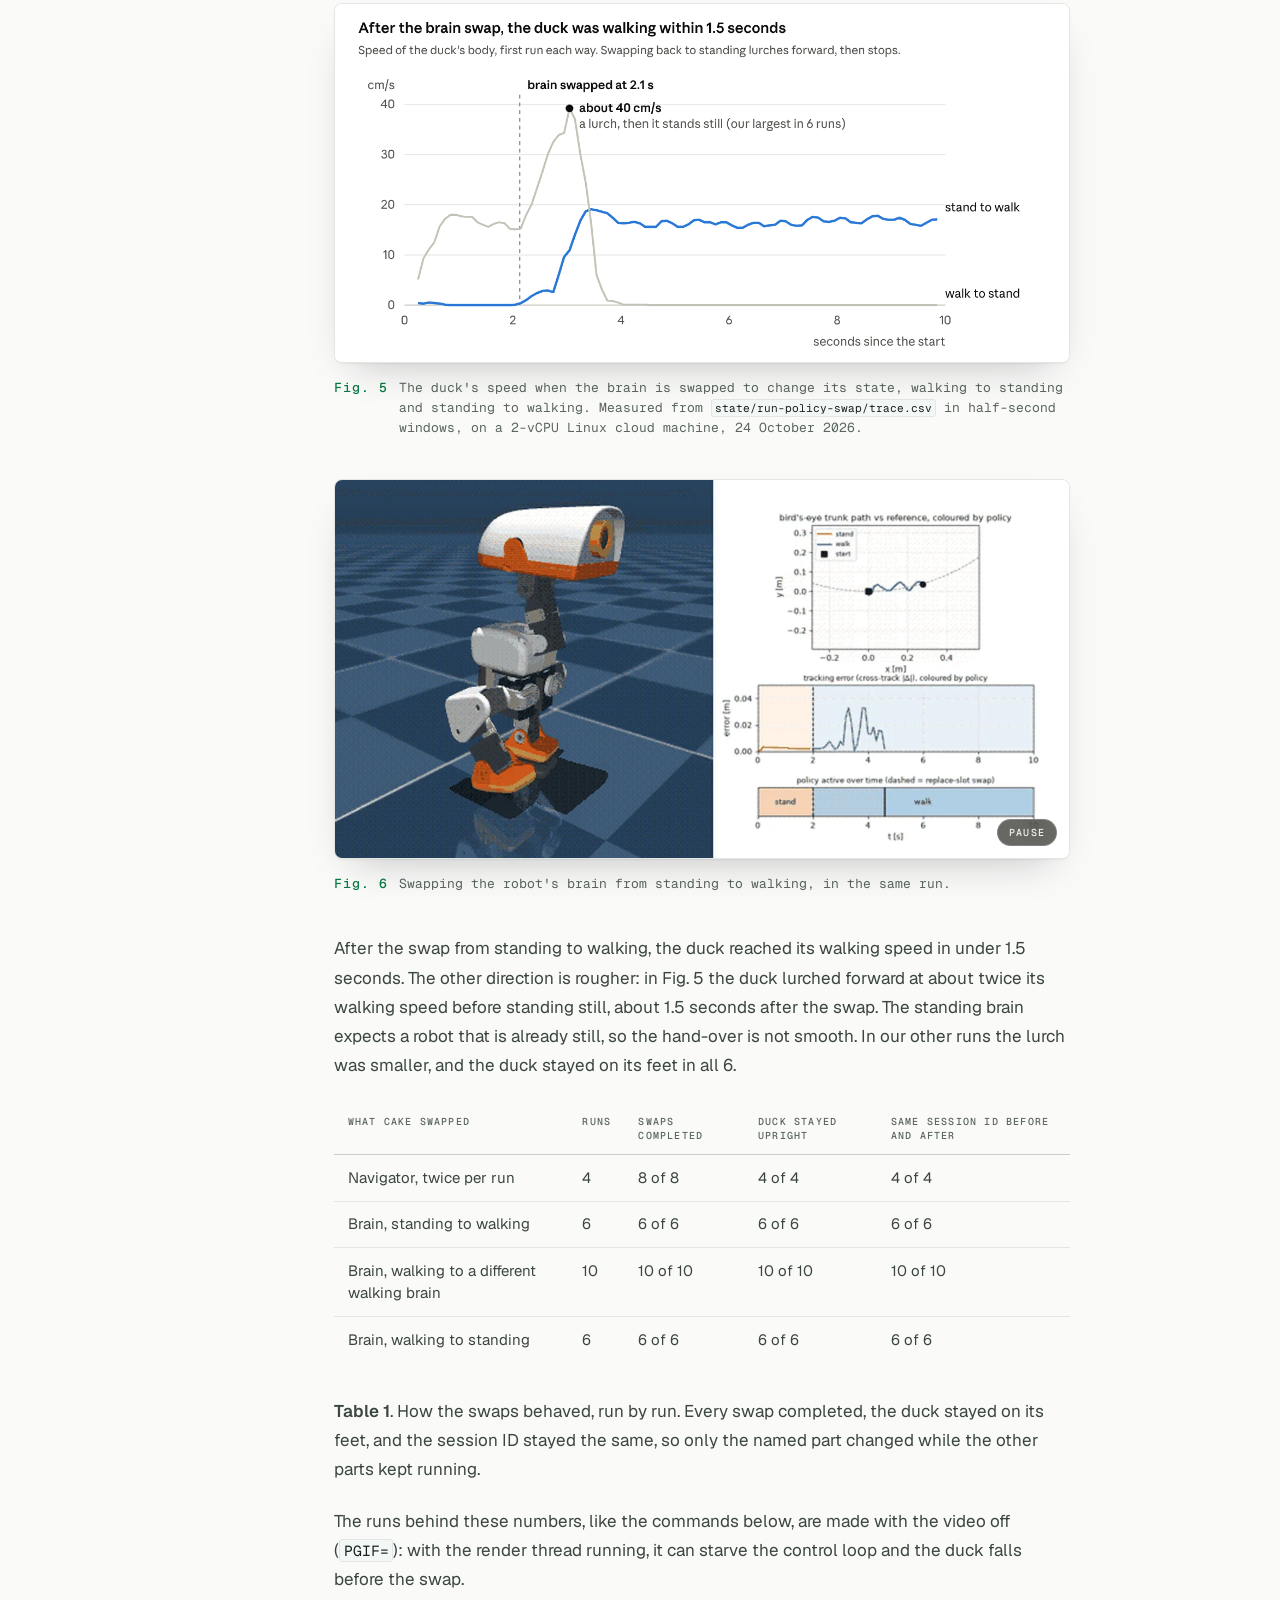
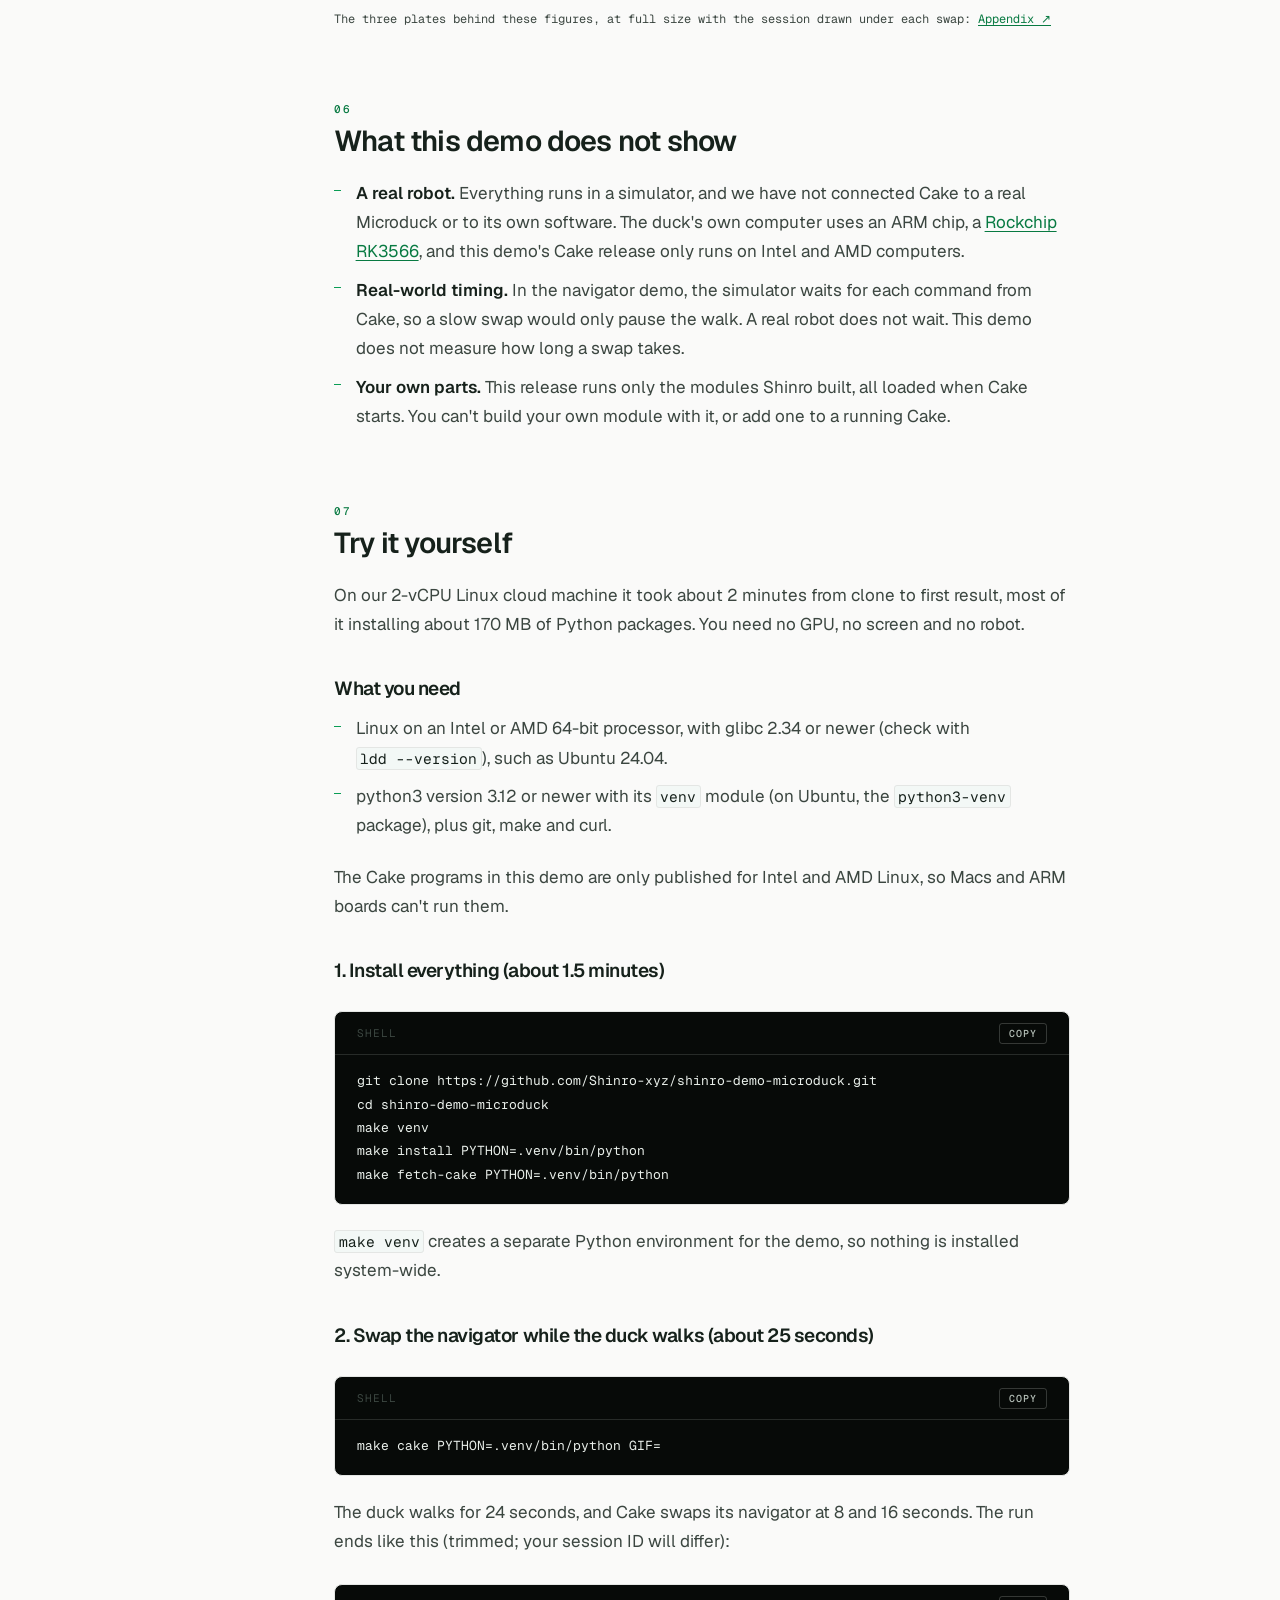
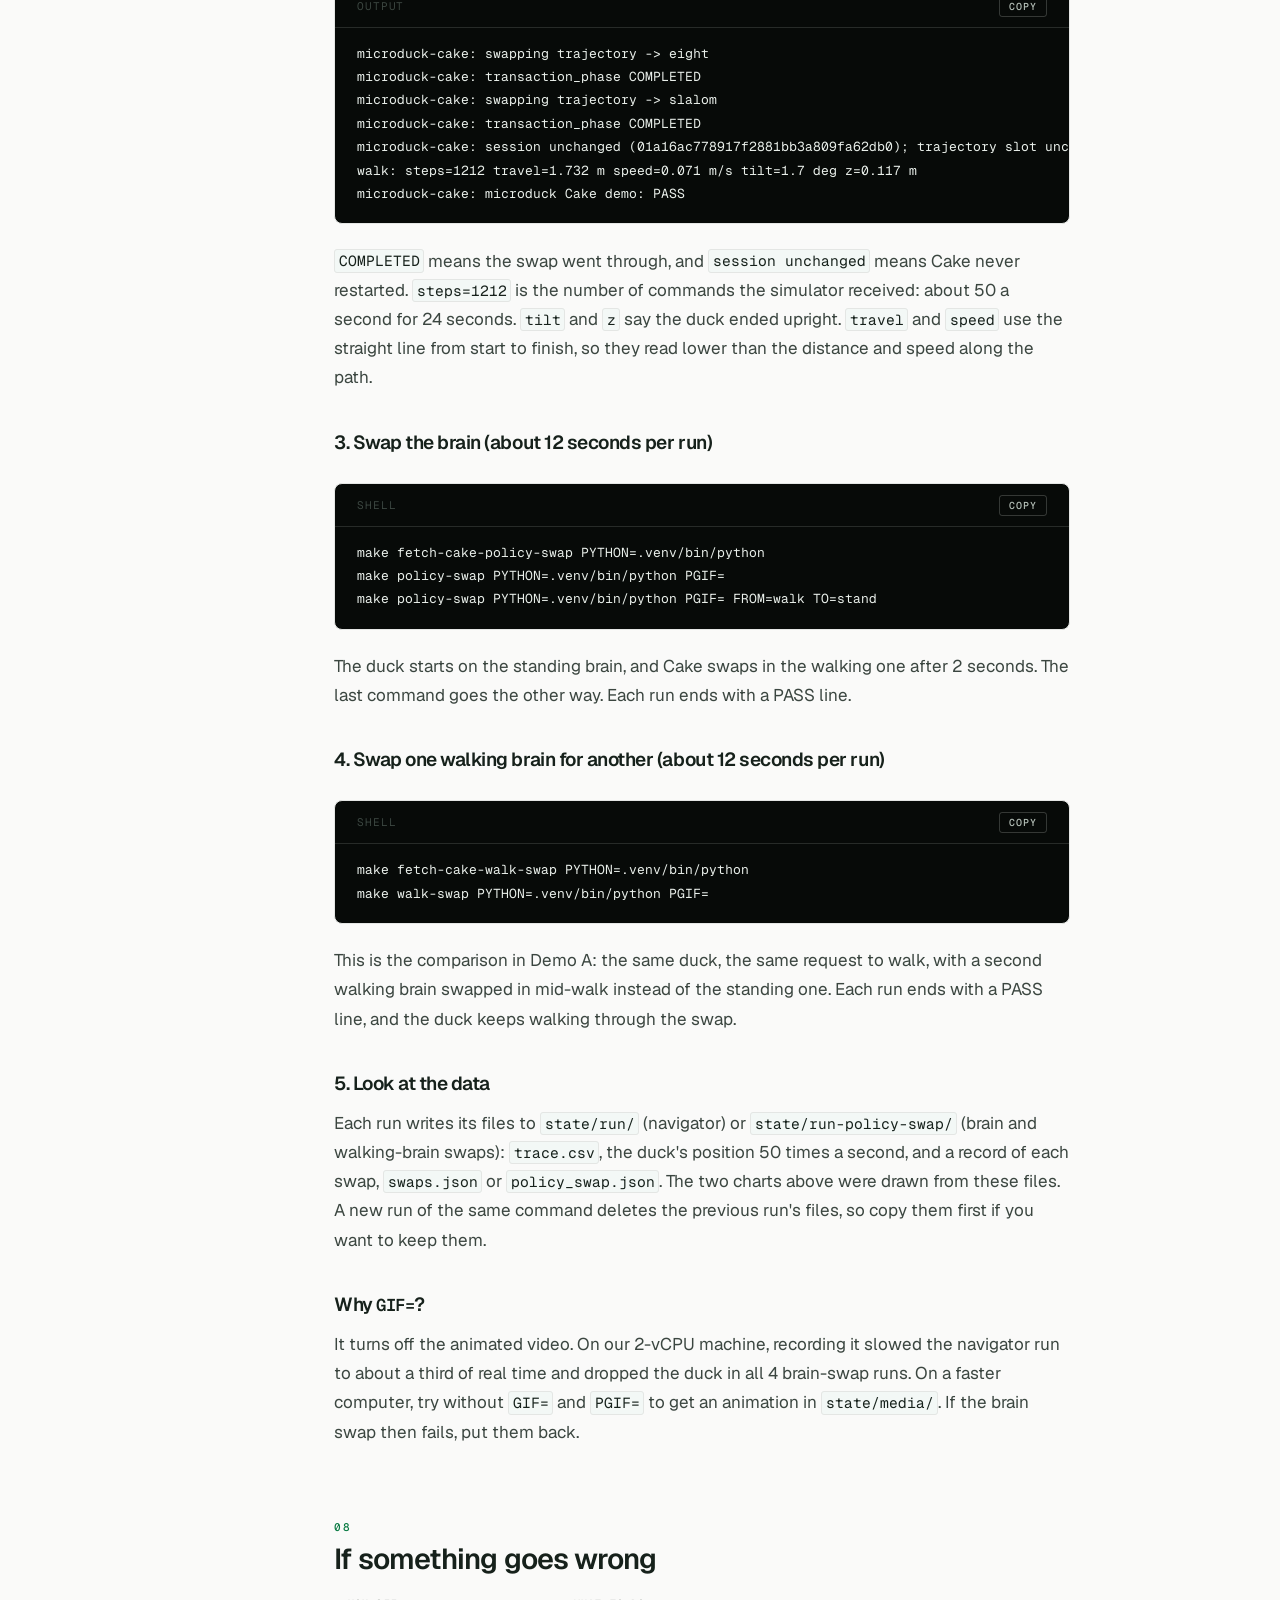
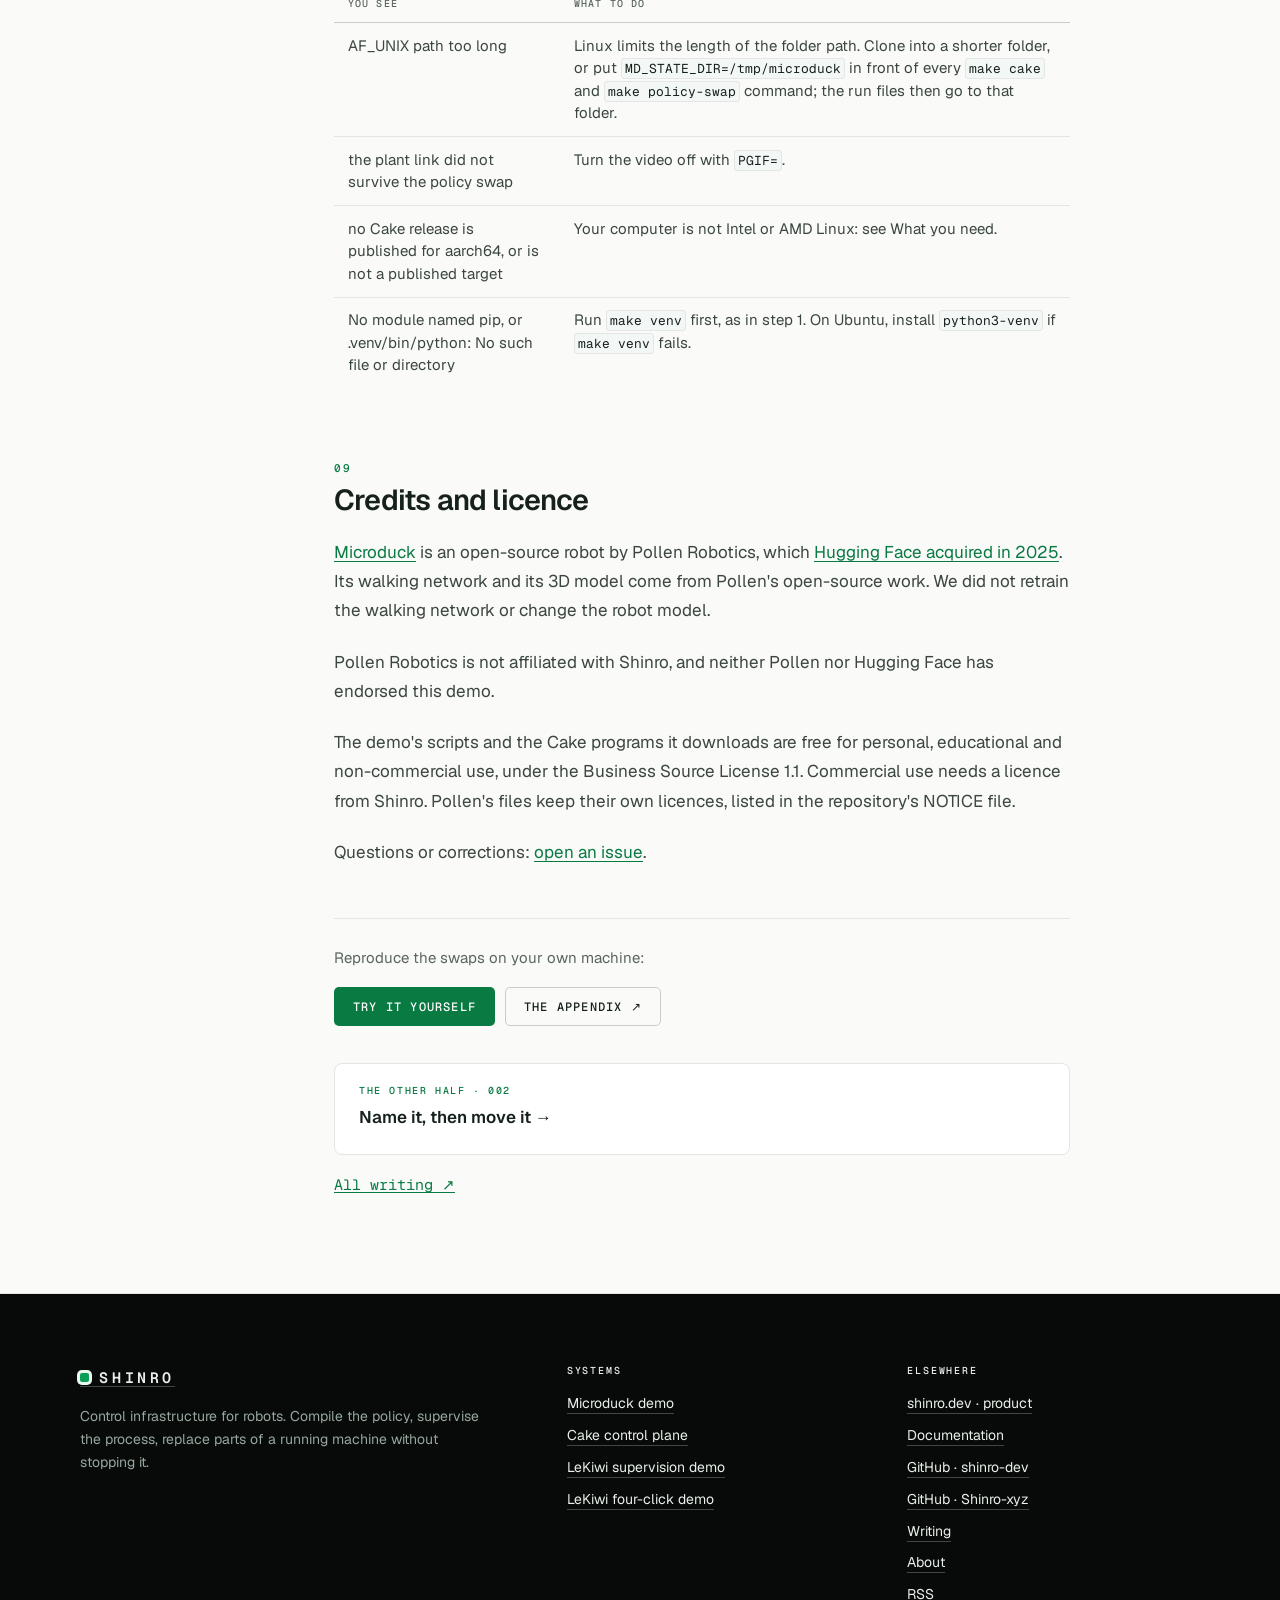
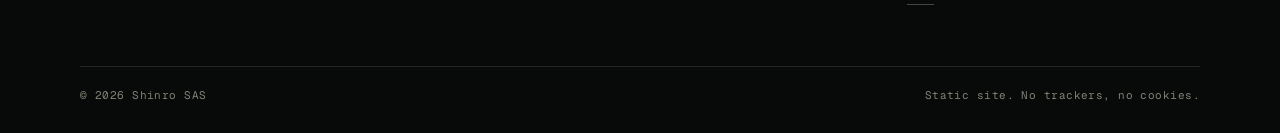
<file: writing/same-robot-same-brain/index.html>
<!DOCTYPE html>
<html lang="en">
<head>
<meta charset="utf-8">
<meta name="viewport" content="width=device-width, initial-scale=1">
<title>Change a walking robot&#x27;s software without stopping it — Shinro</title>
<meta name="description" content="Run Microduck in a simulator, then swap its navigator and its walking brain while it walks. Two minutes, no robot, no GPU.">
<link rel="canonical" href="https://shinro-dev.github.io/writing/same-robot-same-brain/">
<link rel="alternate" type="application/rss+xml" title="Shinro — Writing" href="/feed.xml">
<meta name="author" content="Shinro">
<meta property="og:type" content="article">
<meta property="og:site_name" content="Shinro">
<meta property="og:title" content="Change a walking robot's software without stopping it">
<meta property="og:description" content="Run Microduck in a simulator, then swap its navigator and its walking brain while it walks. Two minutes, no robot, no GPU.">
<meta property="og:url" content="https://shinro-dev.github.io/writing/same-robot-same-brain/">
<meta property="og:image" content="https://shinro-dev.github.io/assets/img/same-robot-same-brain/figure-03.png">
<meta property="article:published_time" content="2026-10-24">
<meta property="article:tag" content="Cake">
<meta property="article:tag" content="Robotics">
<meta property="article:tag" content="Microduck">
<meta name="twitter:card" content="summary_large_image">
<link rel="icon" href="/assets/favicon.svg" type="image/svg+xml">
<meta name="theme-color" content="#fafaf9" media="(prefers-color-scheme: light)">
<meta name="theme-color" content="#070a08" media="(prefers-color-scheme: dark)">
<link rel="preload" href="/assets/fonts/geist-latin.woff2" as="font" type="font/woff2" crossorigin>
<link rel="stylesheet" href="/assets/css/site.css">
<script type="application/ld+json">
{
  "@context": "https://schema.org",
  "@type": "BlogPosting",
  "headline": "Change a walking robot's software without stopping it",
  "datePublished": "2026-10-24",
  "description": "Run Microduck in a simulator, then swap its navigator and its walking brain while it walks. Two minutes, no robot, no GPU.",
  "image": "https://shinro-dev.github.io/assets/img/same-robot-same-brain/figure-03.png",
  "author": { "@type": "Organization", "name": "Shinro" },
  "publisher": { "@type": "Organization", "name": "Shinro" },
  "mainEntityOfPage": "https://shinro-dev.github.io/writing/same-robot-same-brain/"
}
</script>
</head>
<body>
<a class="skip" href="#main">Skip to content</a>

<!-- chrome:header:start -->
<header class="site-header">
  <div class="wrap">
    <a class="brand" href="/">Shinro</a>
    <nav class="site-nav" aria-label="Primary">
      <a href="/#stack" class="hide-sm">Systems</a>
      <a href="/writing/" aria-current="page">Writing</a>
      <a href="/#demos" class="hide-sm">Demos</a>
      <a href="/about/" class="hide-sm">About</a>
      <a href="https://shinro.dev" class="hide-sm">Product ↗</a>
      <a class="nav-cta" href="https://github.com/Shinro-xyz">GitHub ↗</a>
    </nav>
  </div>
</header>
<!-- chrome:header:end -->

<main id="main">
  <div class="wrap">
    <header class="post-header">
      <a class="backlink" href="/writing/">← Writing</a>
      <p class="eyebrow">Systems note · 001</p>
      <h1>
        Change a walking robot's software without stopping it
        <span class="h1-sub">Any part, swapped mid-stride.</span>
      </h1>
      <p class="lede">
        You can replace a walking robot's brain while it is walking. Not pause it,
        not hold it up: the part that decides where it goes and the brain that keeps
        it upright can both be swapped mid-stride, and the duck carries on. The program
        that does the swapping is Cake, and Microduck, the small open-source duck from
        Pollen Robotics, is where you can watch it.
      </p>
      <p class="actions-note">
        No robot, no GPU, about two minutes:
        <a href="#try-it">Try it yourself</a> ·
        <a href="https://github.com/Shinro-xyz/shinro-demo-microduck">the demo on GitHub ↗</a>
      </p>
      <p class="meta">
        <span>Shinro</span>
        <span class="sep" aria-hidden="true">·</span>
        <time datetime="2026-10-24">24 October 2026</time>
        <span class="sep" aria-hidden="true">·</span>
        <span>11 min read</span>
        <span class="sep" aria-hidden="true">·</span>
        <span>Cake</span>
        <span class="sep" aria-hidden="true">·</span>
        <span>Microduck</span>
      </p>
    </header>
  </div>

  <div class="wrap">
    <figure class="fig post-hero">
      <div class="fig-media">
        <video loop muted playsinline preload="none" poster="/assets/img/same-robot-same-brain/figure-01-poster.webp" width="1242" height="640">
          <source src="/assets/img/same-robot-same-brain/figure-01.mp4" type="video/mp4">
          <img src="/assets/img/same-robot-same-brain/figure-01-poster.webp" width="1242" height="640" alt="A Microduck walking in the simulator while its walking brain is replaced; the gait changes and the walk continues.">
        </video>
        <button class="video-toggle" type="button" data-video-toggle aria-label="Play the demo video">Play</button>
      </div>
      <figcaption><b>Fig. 1</b><span>Swapping the walking brain mid-stride, from <a href="https://huggingface.co/xiaofengzi/microduck-walking-onnx/blob/main/BEST_alpha_walking.onnx">alpha_walking_policy</a> (BEST_alpha_walking.onnx) to <a href="https://huggingface.co/pollen-robotics/microduck-policies/blob/main/velstand.onnx">velstand_walking_policy</a> (velstand.onnx). The duck does not stop.</span></figcaption>
    </figure>
  </div>

  <div class="wrap">
    <aside class="try" aria-label="Try the demo yourself">
      <div class="try-text">
        <p class="try-k">Try it yourself</p>
        <p class="try-title">Two minutes from clone to a duck swapping its navigator mid-walk.</p>
        <p class="try-body">Linux on Intel or AMD, Python 3.12, about 170&nbsp;MB of packages. No GPU, no robot, no screen, no account.</p>
      </div>
      <p class="try-actions">
        <a class="btn btn-primary" href="#try-it">Start the walkthrough</a>
        <a class="btn btn-ghost" href="https://github.com/Shinro-xyz/shinro-demo-microduck">Repo ↗</a>
      </p>
    </aside>
  </div>

  <div class="wrap post-layout">
    <nav class="toc" aria-label="Contents">
      <h2>Contents</h2>
      <ol>
        <li><a href="#the-problem">The problem: you can't pause a walking robot</a></li>
        <li><a href="#the-solution">The solution: give each part its own slot</a></li>
        <li><a href="#demo-a">Demo A: one walking brain for another</a></li>
        <li><a href="#demo-b">Demo B: swapping the navigation target</a></li>
        <li><a href="#demo-c">Demo C: swapping the brain itself</a></li>
        <li><a href="#limits">What this demo does not show</a></li>
        <li><a href="#try-it">Try it yourself</a></li>
        <li><a href="#troubleshooting">If something goes wrong</a></li>
        <li><a href="#credits">Credits and licence</a></li>
      </ol>
    </nav>

    <article class="prose">
<p>It is a 25&nbsp;cm duck that walks on two legs and 14 motors. Everything below runs in a simulator, on an Intel or AMD Linux machine.</p>

<h2 id="the-problem"><span class="n">01</span>The problem: you can't pause a walking robot</h2>
<p>A walking robot needs its software running every moment, even to stand still. In its standing pose, Microduck's centre of gravity sits about 5&nbsp;mm in front of its ankles. Its walking brain, a small neural network, keeps it balanced by correcting its legs 50 times a second.</p>
<p>That brain is only one part of the robot's software. Another one, the navigator, decides where to go: a circle, a figure 8, a slalom. Over a robot's life you keep changing these parts: a new route, a better-trained brain, a bug fix.</p>
<p>The simple way to change a part is to stop the robot's software and start it again. On a walking robot, that stops the walk, and stopping mid-step can make it fall.</p>
<p>Microduck's own software avoids this for its brains. It keeps one per move, from walking to roller skating, and switches between them while the duck runs. It can even <a href="https://github.com/pollen-robotics/microduck/blob/main/docs/robot/cheatsheet.md">load a new walking brain from the Hugging Face Hub</a> without restarting. So the real question is: <strong>can every part be changed like that, while the others keep the robot on its feet?</strong></p>

<h2 id="the-solution"><span class="n">02</span>The solution: give each part its own slot</h2>
<p>Cake runs each part of a robot's software as a separate module, in its own slot. While the robot walks, one command switches a slot from one module to another, and the other modules keep running.</p>
<p>Microduck's own software already swaps its walking brain. What Cake adds is that the slot isn't reserved for brains: anything with a declared set of inputs and outputs can sit in it, a navigator now, a filter or a behaviour someone writes later. That's the difference between shipping a robot and shipping one you can maintain: a route change, a better-trained brain or a bug fix goes in while the duck keeps working, and a bad brain comes back out the same way. Each part ships as one small self-contained program, so there's nothing else to install on the robot.</p>
<p>Pollen's runtime can swap its brains too, but it walks the robot home first, as <a href="https://github.com/pollen-robotics/microduck/blob/d7560ef059c73fab4177eb247c1774013f6feb9d/docs/design/policy-channel-design.md#L677">its policy-channel notes</a> say. With Cake, no such return happens during the policy swap. It's the difference between a service that goes down for maintenance and one that doesn't.</p>

<figure class="fig">
<div class="fig-media"><img src="/assets/img/same-robot-same-brain/figure-02.png" width="1344" height="550" loading="lazy" alt="Diagram of the navigator demo: the walking brain and the navigator as two slots inside Cake, with a figure 8 and a slalom navigator loaded as spares, the MuJoCo simulator beside it."></div>
<figcaption><b>Fig. 2</b><span>How the navigator demo is wired: the brain and the navigator run inside Cake, with the figure 8 and slalom navigators loaded as spares; the simulator runs beside it.</span></figcaption>
</figure>

<p>Key takeaways from the demo:</p>
<ul>
<li><strong>One slot per part.</strong> The walking brain sits in one slot and the navigator in another, each running on its own.</li>
<li><strong>Prepared before the robot moves.</strong> When Cake starts, it loads every module you may switch to and checks that their inputs and outputs fit together.</li>
<li><strong>Swap one, the rest keep going.</strong> Cake winds down the old module, connects the new one in its slot, then unloads the old one. The brain keeps running throughout.</li>
<li><strong>Nothing restarts.</strong> Cake reports the same session ID before and after the swaps, so you can check for yourself that it never restarted.</li>
</ul>
<p>Think of a long drive: you can change who reads the map without stopping the car, as long as the driver keeps driving. Here the walking brain drives and the navigator reads the map.</p>
<p>Swapping the brain itself is harder, because in the simple setup the brain also keeps the clock and holds the link to the robot. So for that demo, those two jobs move into a small module that never changes, the bridge. The bridge then blends from the old brain to the new one over half a second.</p>

<h2 id="demo-a"><span class="n">03</span>Demo A: one walking brain for another</h2>
<p>This is the comparison that matters. We swapped Pollen's default walking brain for a different walking brain while the robot was moving, and ran the same two brains, at the same requested speed, on Pollen's own runtime.</p>

<figure class="fig">
<div class="fig-media"><img src="/assets/img/same-robot-same-brain/figure-03.png" width="1378" height="1040" loading="lazy" alt="Line chart of distance travelled through the swap: Cake's line keeps rising, Pollen's flattens for 1.4 seconds after the duck falls."></div>
<figcaption><b>Fig. 3</b><span>Comparing Cake (green) with Pollen Robotics' own runtime (amber) for Microduck, on the same two walking brains.</span></figcaption>
</figure>

<p>Same robot, same two walking brains, same speed asked for. Ours (green) never stops: 1.1&nbsp;m from where it started. Theirs (amber) gets 15&nbsp;cm, and the flat middle of the chart is the 1.4 seconds it spent on the floor: their swap landed too, and Pollen's own <code>velstand</code> command is what stood the duck back up. Both swaps worked. Only one kept the duck walking.</p>

<p>Both stacks do the swap, and neither restarts the software: theirs accepted the new walking brain mid-walk, and so did ours. The difference is what happens to the duck in between. On their runtime, loading a walking brain means walking the duck back to its standing pose first; from the middle of a step, that ends with it on the floor. Cake changes the brain underneath the running loop instead, so the duck notices nothing except a slightly different gait, and carries on for the remaining 1.1&nbsp;m.</p>
<p>Ten runs on an x86 machine back this up. All ten swaps completed. The session ID was identical before and after, the duck stayed upright, and the loop never missed a tick: 515 to 518 steps, every interval exactly 20&nbsp;ms. The gait does change at the swap: peak tilt rises from about 5° to 7° for half a second, and then settles again.</p>

<h2 id="demo-b"><span class="n">04</span>Demo B: swapping the navigation target</h2>
<p>The navigator is the part that decides where to go. In this run Cake replaces it twice while the duck walks, from a circle to a figure 8 and then to a slalom, with each of those loaded as a spare before the robot moved.</p>

<figure class="fig">
<div class="fig-media">
  <video loop muted playsinline preload="none" poster="/assets/img/same-robot-same-brain/figure-04-poster.webp" width="1396" height="720">
    <source src="/assets/img/same-robot-same-brain/figure-04.mp4" type="video/mp4">
    <img src="/assets/img/same-robot-same-brain/figure-04-poster.webp" width="1396" height="720" alt="A Microduck walking in the simulator, its path bending from a circle to a figure 8 to a slalom without stopping.">
  </video>
  <button class="video-toggle" type="button" data-video-toggle aria-label="Play the video">Play</button>
</div>
<figcaption><b>Fig. 4</b><span>Microduck, a two-legged robot on 14 motors, switching live from circle → figure 8 → slalom. The walking brain keeps running 50 times a second while the navigator is replaced in mid-stride.</span></figcaption>
</figure>

<p>Each navigator steers toward its own shape. In 8 seconds the duck walks only part of it, so the path bends a different way after each swap, and the line never breaks. In the 24-second run, the walking brain sent the simulator 1,212 commands, about 50 a second. The duck covered about 2.7&nbsp;m along its path, measured every half second so the side-to-side sway of each step doesn't count. Cake reported the same session ID before and after both swaps.</p>
<p>Across 4 runs, Cake swapped the navigator 8 times while the duck walked, and the duck never stopped or fell.</p>

<h2 id="demo-c"><span class="n">05</span>Demo C: swapping the brain itself</h2>
<p>Microduck's own software swaps its brains too, on the real robot. Here Cake does it in simulation, with the same command it used for the navigator, and the duck changes state: standing to walking, and walking to standing.</p>

<figure class="fig">
<div class="fig-media"><img src="/assets/img/same-robot-same-brain/figure-05.png" width="1344" height="656" loading="lazy" alt="Two charts of forward speed through a policy swap: standing to walking reaches walking speed in under 1.5 seconds; walking to standing lurches, then stops."></div>
<figcaption><b>Fig. 5</b><span>The duck's speed when the brain is swapped to change its state, walking to standing and standing to walking. Measured from <code>state/run-policy-swap/trace.csv</code> in half-second windows, on a 2-vCPU Linux cloud machine, 24 October 2026.</span></figcaption>
</figure>

<figure class="fig">
<div class="fig-media">
  <video loop muted playsinline preload="none" poster="/assets/img/same-robot-same-brain/figure-06-poster.webp" width="1242" height="640">
    <source src="/assets/img/same-robot-same-brain/figure-06.mp4" type="video/mp4">
    <img src="/assets/img/same-robot-same-brain/figure-06-poster.webp" width="1242" height="640" alt="A Microduck standing in the simulator, then walking after its brain is swapped for the walking policy.">
  </video>
  <button class="video-toggle" type="button" data-video-toggle aria-label="Play the video">Play</button>
</div>
<figcaption><b>Fig. 6</b><span>Swapping the robot's brain from standing to walking, in the same run.</span></figcaption>
</figure>

<p>After the swap from standing to walking, the duck reached its walking speed in under 1.5 seconds. The other direction is rougher: in Fig.&nbsp;5 the duck lurched forward at about twice its walking speed before standing still, about 1.5 seconds after the swap. The standing brain expects a robot that is already still, so the hand-over is not smooth. In our other runs the lurch was smaller, and the duck stayed on its feet in all 6.</p>

<div class="table-wrap"><table class="data">
<thead><tr><th>What Cake swapped</th><th>Runs</th><th>Swaps completed</th><th>Duck stayed upright</th><th>Same session ID before and after</th></tr></thead>
<tbody>
<tr><td data-label="What Cake swapped">Navigator, twice per run</td><td data-label="Runs">4</td><td data-label="Swaps completed">8 of 8</td><td data-label="Duck stayed upright">4 of 4</td><td data-label="Same session ID">4 of 4</td></tr>
<tr><td data-label="What Cake swapped">Brain, standing to walking</td><td data-label="Runs">6</td><td data-label="Swaps completed">6 of 6</td><td data-label="Duck stayed upright">6 of 6</td><td data-label="Same session ID">6 of 6</td></tr>
<tr><td data-label="What Cake swapped">Brain, walking to a different walking brain</td><td data-label="Runs">10</td><td data-label="Swaps completed">10 of 10</td><td data-label="Duck stayed upright">10 of 10</td><td data-label="Same session ID">10 of 10</td></tr>
<tr><td data-label="What Cake swapped">Brain, walking to standing</td><td data-label="Runs">6</td><td data-label="Swaps completed">6 of 6</td><td data-label="Duck stayed upright">6 of 6</td><td data-label="Same session ID">6 of 6</td></tr>
</tbody></table></div>
<p><b>Table 1</b>. How the swaps behaved, run by run. Every swap completed, the duck stayed on its feet, and the session ID stayed the same, so only the named part changed while the other parts kept running.</p>
<p>The runs behind these numbers, like the commands below, are made with the video off (<code>PGIF=</code>): with the render thread running, it can starve the control loop and the duck falls before the swap.</p>

<p class="actions-note">
        The three plates behind these figures, at full size with the session drawn under each swap:
        <a href="/writing/same-robot-same-brain/appendix/">Appendix ↗</a>
      </p>

<h2 id="limits"><span class="n">06</span>What this demo does not show</h2>
<ul>
<li><strong>A real robot.</strong> Everything runs in a simulator, and we have not connected Cake to a real Microduck or to its own software. The duck's own computer uses an ARM chip, a <a href="https://github.com/pollen-robotics/microduck">Rockchip RK3566</a>, and this demo's Cake release only runs on Intel and AMD computers.</li>
<li><strong>Real-world timing.</strong> In the navigator demo, the simulator waits for each command from Cake, so a slow swap would only pause the walk. A real robot does not wait. This demo does not measure how long a swap takes.</li>
<li><strong>Your own parts.</strong> This release runs only the modules Shinro built, all loaded when Cake starts. You can't build your own module with it, or add one to a running Cake.</li>
</ul>

<h2 id="try-it"><span class="n">07</span>Try it yourself</h2>
<p>On our 2-vCPU Linux cloud machine it took about 2 minutes from clone to first result, most of it installing about 170&nbsp;MB of Python packages. You need no GPU, no screen and no robot.</p>

<h3>What you need</h3>
<ul>
<li>Linux on an Intel or AMD 64-bit processor, with glibc 2.34 or newer (check with <code>ldd --version</code>), such as Ubuntu 24.04.</li>
<li>python3 version 3.12 or newer with its <code>venv</code> module (on Ubuntu, the <code>python3-venv</code> package), plus git, make and curl.</li>
</ul>
<p>The Cake programs in this demo are only published for Intel and AMD Linux, so Macs and ARM boards can't run them.</p>

<h3>1. Install everything (about 1.5 minutes)</h3>
<div class="code-block">
<p class="pre-head"><span>shell</span><button class="copy" type="button">Copy</button></p>
<pre><code>git clone https://github.com/Shinro-xyz/shinro-demo-microduck.git
cd shinro-demo-microduck
make venv
make install PYTHON=.venv/bin/python
make fetch-cake PYTHON=.venv/bin/python</code></pre>
</div>
<p><code>make venv</code> creates a separate Python environment for the demo, so nothing is installed system-wide.</p>

<h3>2. Swap the navigator while the duck walks (about 25 seconds)</h3>
<div class="code-block">
<p class="pre-head"><span>shell</span><button class="copy" type="button">Copy</button></p>
<pre><code>make cake PYTHON=.venv/bin/python GIF=</code></pre>
</div>
<p>The duck walks for 24 seconds, and Cake swaps its navigator at 8 and 16 seconds. The run ends like this (trimmed; your session ID will differ):</p>
<div class="code-block">
<p class="pre-head"><span>output</span><button class="copy" type="button">Copy</button></p>
<pre><code>microduck-cake: swapping trajectory -&gt; eight
microduck-cake: transaction_phase COMPLETED
microduck-cake: swapping trajectory -&gt; slalom
microduck-cake: transaction_phase COMPLETED
microduck-cake: session unchanged (01a16ac778917f2881bb3a809fa62db0); trajectory slot unchanged
walk: steps=1212 travel=1.732 m speed=0.071 m/s tilt=1.7 deg z=0.117 m
microduck-cake: microduck Cake demo: PASS</code></pre>
</div>
<p><code>COMPLETED</code> means the swap went through, and <code>session unchanged</code> means Cake never restarted. <code>steps=1212</code> is the number of commands the simulator received: about 50 a second for 24 seconds. <code>tilt</code> and <code>z</code> say the duck ended upright. <code>travel</code> and <code>speed</code> use the straight line from start to finish, so they read lower than the distance and speed along the path.</p>

<h3>3. Swap the brain (about 12 seconds per run)</h3>
<div class="code-block">
<p class="pre-head"><span>shell</span><button class="copy" type="button">Copy</button></p>
<pre><code>make fetch-cake-policy-swap PYTHON=.venv/bin/python
make policy-swap PYTHON=.venv/bin/python PGIF=
make policy-swap PYTHON=.venv/bin/python PGIF= FROM=walk TO=stand</code></pre>
</div>
<p>The duck starts on the standing brain, and Cake swaps in the walking one after 2 seconds. The last command goes the other way. Each run ends with a PASS line.</p>

<h3>4. Swap one walking brain for another (about 12 seconds per run)</h3>
<div class="code-block">
<p class="pre-head"><span>shell</span><button class="copy" type="button">Copy</button></p>
<pre><code>make fetch-cake-walk-swap PYTHON=.venv/bin/python
make walk-swap PYTHON=.venv/bin/python PGIF=</code></pre>
</div>
<p>This is the comparison in Demo A: the same duck, the same request to walk, with a second walking brain swapped in mid-walk instead of the standing one. Each run ends with a PASS line, and the duck keeps walking through the swap.</p>

<h3>5. Look at the data</h3>
<p>Each run writes its files to <code>state/run/</code> (navigator) or <code>state/run-policy-swap/</code> (brain and walking-brain swaps): <code>trace.csv</code>, the duck's position 50 times a second, and a record of each swap, <code>swaps.json</code> or <code>policy_swap.json</code>. The two charts above were drawn from these files. A new run of the same command deletes the previous run's files, so copy them first if you want to keep them.</p>

<h3>Why <code>GIF=</code>?</h3>
<p>It turns off the animated video. On our 2-vCPU machine, recording it slowed the navigator run to about a third of real time and dropped the duck in all 4 brain-swap runs. On a faster computer, try without <code>GIF=</code> and <code>PGIF=</code> to get an animation in <code>state/media/</code>. If the brain swap then fails, put them back.</p>

<h2 id="troubleshooting"><span class="n">08</span>If something goes wrong</h2>
<div class="table-wrap"><table class="data">
<thead><tr><th>You see</th><th>What to do</th></tr></thead>
<tbody>
<tr><td data-label="You see">AF_UNIX path too long</td><td data-label="What to do">Linux limits the length of the folder path. Clone into a shorter folder, or put <code>MD_STATE_DIR=/tmp/microduck</code> in front of every <code>make cake</code> and <code>make policy-swap</code> command; the run files then go to that folder.</td></tr>
<tr><td data-label="You see">the plant link did not survive the policy swap</td><td data-label="What to do">Turn the video off with <code>PGIF=</code>.</td></tr>
<tr><td data-label="You see">no Cake release is published for aarch64, or is not a published target</td><td data-label="What to do">Your computer is not Intel or AMD Linux: see What you need.</td></tr>
<tr><td data-label="You see">No module named pip, or .venv/bin/python: No such file or directory</td><td data-label="What to do">Run <code>make venv</code> first, as in step 1. On Ubuntu, install <code>python3-venv</code> if <code>make venv</code> fails.</td></tr>
</tbody></table></div>

<h2 id="credits"><span class="n">09</span>Credits and licence</h2>
<p><a href="https://github.com/pollen-robotics/microduck">Microduck</a> is an open-source robot by Pollen Robotics, which <a href="https://aibusiness.com/robotics/hugging-face-programmable-walking-duck-robot">Hugging Face acquired in 2025</a>. Its walking network and its 3D model come from Pollen's open-source work. We did not retrain the walking network or change the robot model.</p>
<p>Pollen Robotics is not affiliated with Shinro, and neither Pollen nor Hugging Face has endorsed this demo.</p>
<p>The demo's scripts and the Cake programs it downloads are free for personal, educational and non-commercial use, under the Business Source License 1.1. Commercial use needs a licence from Shinro. Pollen's files keep their own licences, listed in the repository's NOTICE file.</p>
<p>Questions or corrections: <a href="https://github.com/Shinro-xyz/shinro-demo-microduck/issues">open an issue</a>.</p>
      <div class="post-end">
        <p>Reproduce the swaps on your own machine:</p>
        <div class="links">
          <a class="btn btn-primary" href="#try-it">Try it yourself</a>
          <a class="btn btn-ghost" href="/writing/same-robot-same-brain/appendix/">The appendix ↗</a>
        </div>

        <a class="next-post" href="/writing/name-it-then-move-it/">
          <span class="k">The other half · 002</span>
          <b>Name it, then move it →</b>
        </a>
        <p class="actions-note" style="margin-top: 1.1rem;"><a href="/writing/">All writing ↗</a></p>
      </div>
    </article>
  </div>
</main>

<!-- chrome:footer:start -->
<footer class="site-footer">
  <div class="wrap">
    <div class="footer-grid">
      <div class="footer-brand">
        <a class="brand" href="/">Shinro</a>
        <p>
          Control infrastructure for robots. Compile the policy, supervise the
          process, replace parts of a running machine without stopping it.
        </p>
      </div>
      <div class="footer-col">
        <h2>Systems</h2>
        <ul>
          <li><a href="https://github.com/Shinro-xyz/shinro-demo-microduck">Microduck demo</a></li>
          <li><a href="https://github.com/Shinro-xyz/shinro-demo-microduck/blob/main/docs/cake-control-plane.md">Cake control plane</a></li>
          <li><a href="https://github.com/shinro-dev/kiwi-cake-demo">LeKiwi supervision demo</a></li>
          <li><a href="https://github.com/shinro-dev/kiwi-cake-demo/tree/publish/vla-four-click-demo-20261013">LeKiwi four-click demo</a></li>
        </ul>
      </div>
      <div class="footer-col">
        <h2>Elsewhere</h2>
        <ul>
          <li><a href="https://shinro.dev">shinro.dev · product</a></li>
          <li><a href="https://docs.shinro.dev">Documentation</a></li>
          <li><a href="https://github.com/shinro-dev">GitHub · shinro-dev</a></li>
          <li><a href="https://github.com/Shinro-xyz">GitHub · Shinro-xyz</a></li>
          <li><a href="/writing/">Writing</a></li>
          <li><a href="/about/">About</a></li>
          <li><a href="/feed.xml">RSS</a></li>
        </ul>
      </div>
    </div>
    <div class="footer-fine">
      <span>© 2026 Shinro SAS</span>
      <span>Static site. No trackers, no cookies.</span>
    </div>
  </div>
</footer>
<!-- chrome:footer:end -->

<!-- chrome:tail:start -->
<script src="/assets/js/site.js" defer></script>
</body>
</html>
<!-- chrome:tail:end -->
</file>
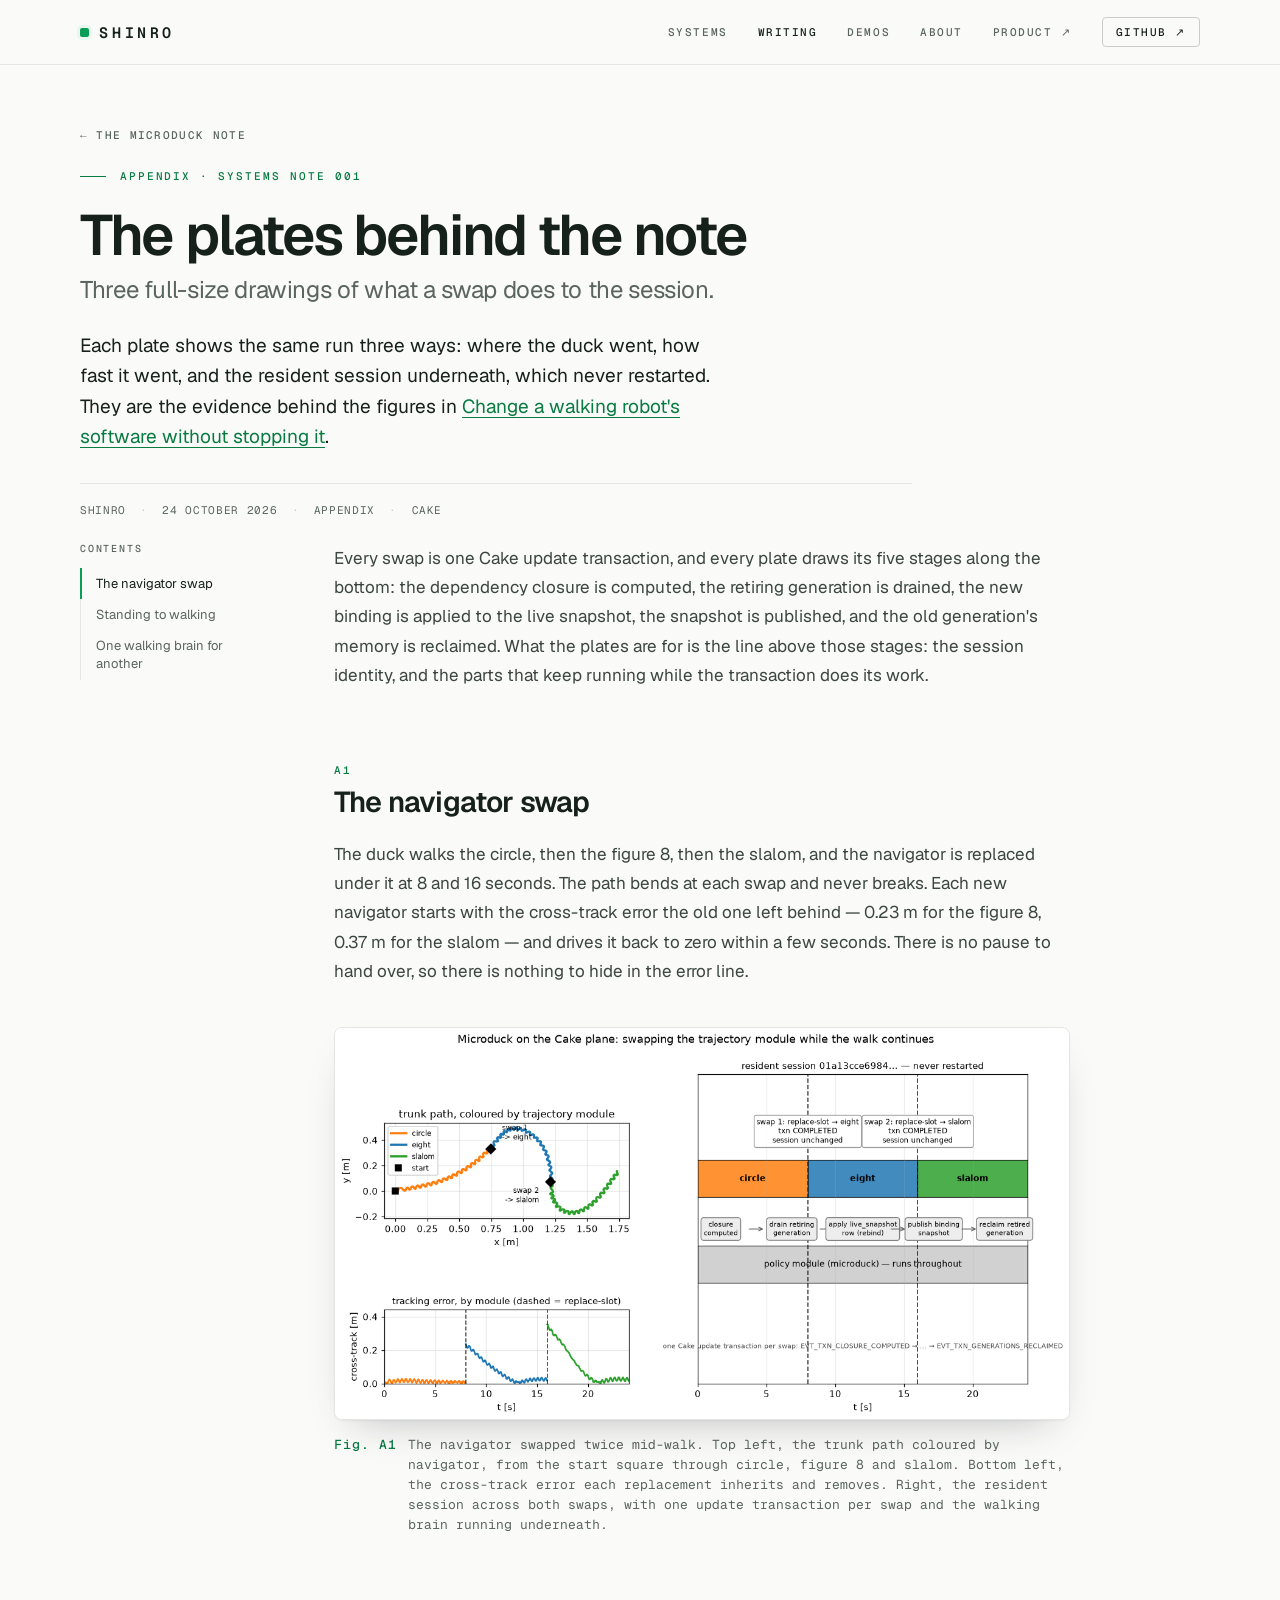
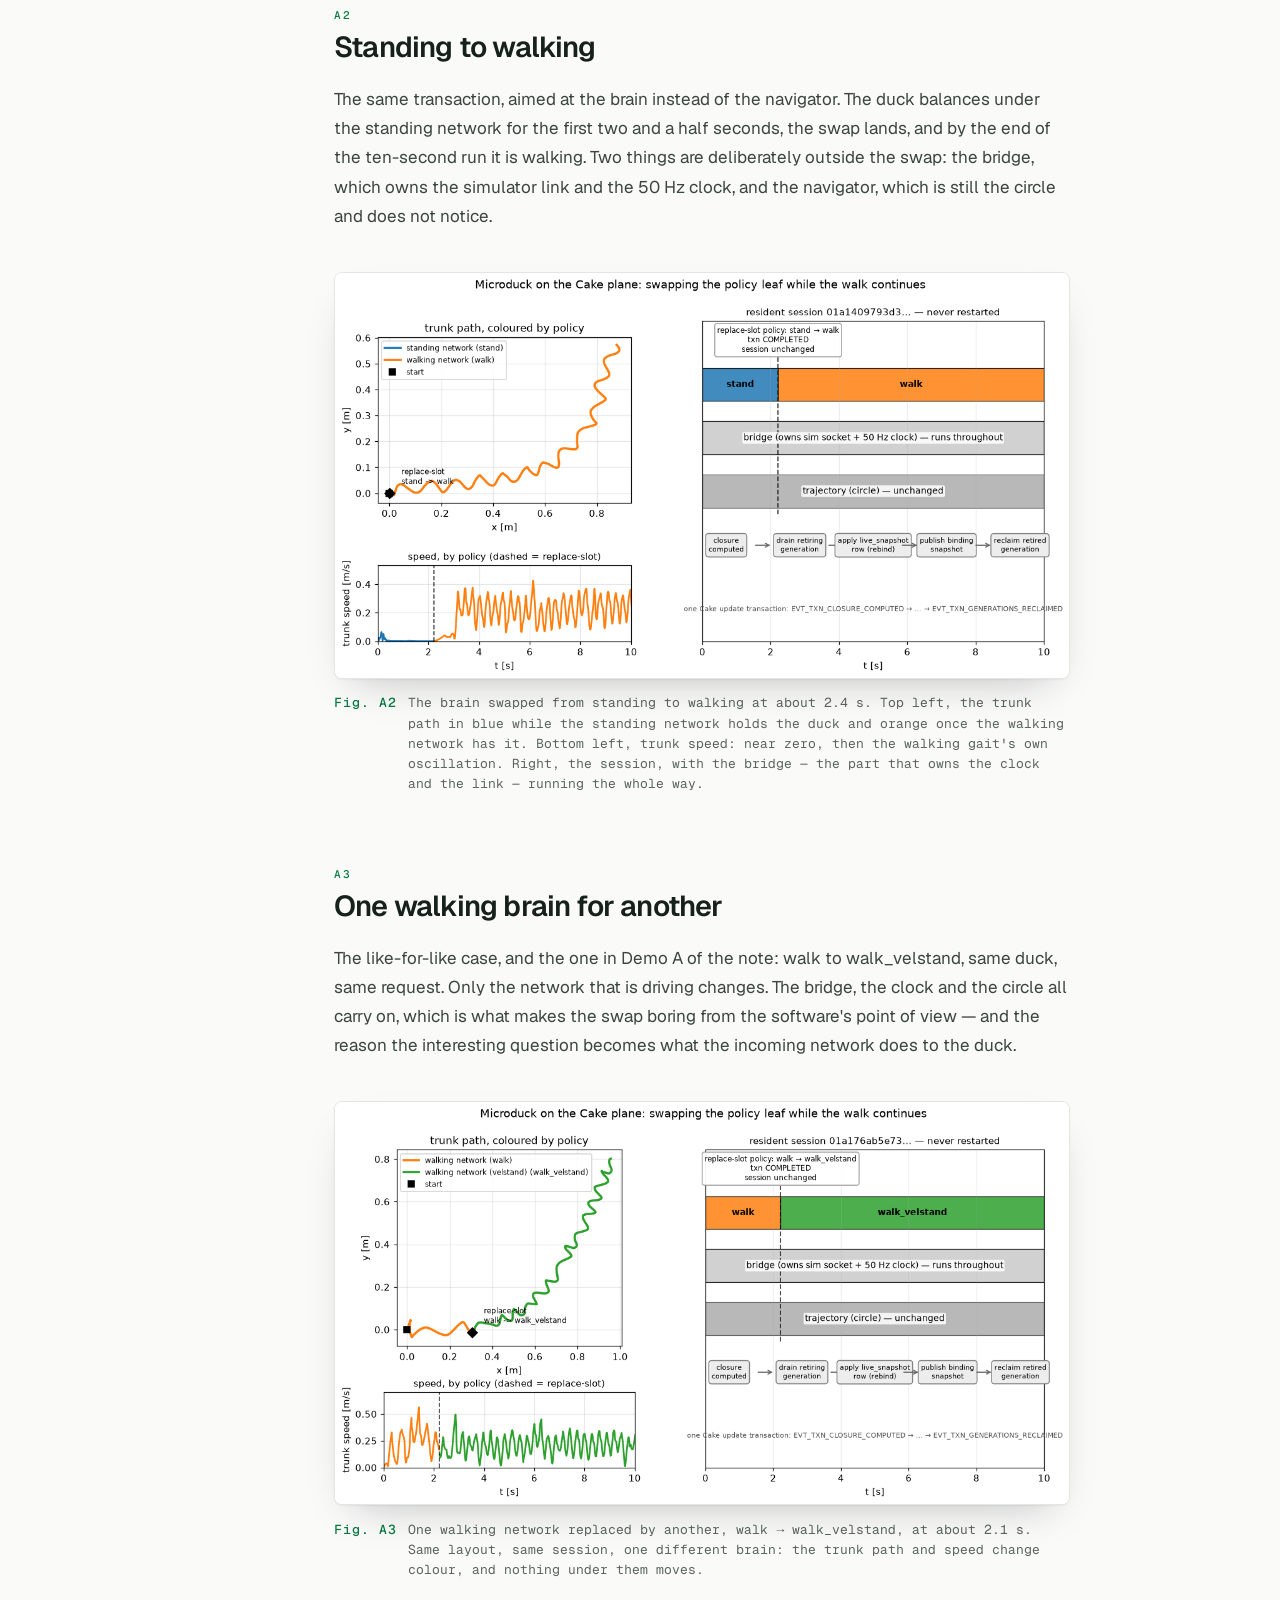
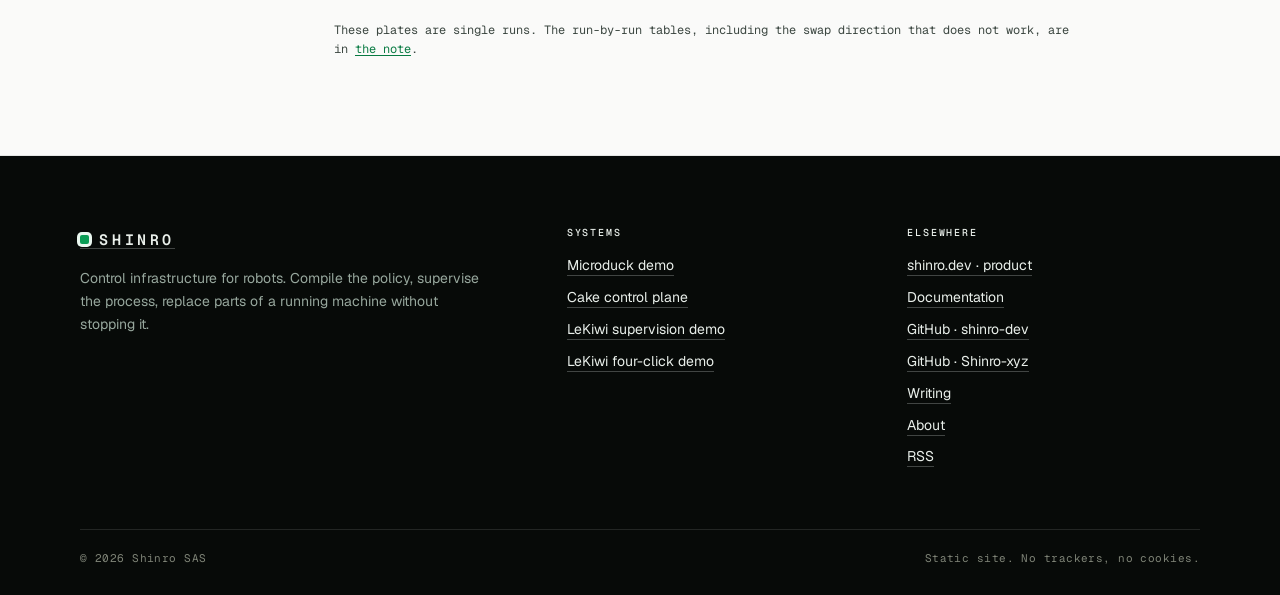
<file: writing/same-robot-same-brain/appendix/index.html>
<!DOCTYPE html>
<html lang="en">
<head>
<meta charset="utf-8">
<meta name="viewport" content="width=device-width, initial-scale=1">
<title>Appendix: the plates behind the Microduck note — Shinro</title>
<meta name="description" content="Three full-size plates from the Microduck swap: the navigator replaced twice mid-walk, and the brain replaced standing to walking and walking to walking, each with the session that never restarted.">
<link rel="canonical" href="https://shinro-dev.github.io/writing/same-robot-same-brain/appendix/">
<link rel="alternate" type="application/rss+xml" title="Shinro — Writing" href="/feed.xml">
<meta name="author" content="Shinro">
<meta property="og:type" content="article">
<meta property="og:site_name" content="Shinro">
<meta property="og:title" content="Appendix: the plates behind the Microduck note">
<meta property="og:description" content="Three full-size plates from the Microduck swap: the navigator replaced twice mid-walk, and the brain replaced standing to walking and walking to walking, each with the session that never restarted.">
<meta property="og:url" content="https://shinro-dev.github.io/writing/same-robot-same-brain/appendix/">
<meta property="og:image" content="https://shinro-dev.github.io/assets/img/same-robot-same-brain/figure-a1.png">
<meta property="article:published_time" content="2026-10-24">
<meta name="twitter:card" content="summary_large_image">
<link rel="icon" href="/assets/favicon.svg" type="image/svg+xml">
<meta name="theme-color" content="#fafaf9" media="(prefers-color-scheme: light)">
<meta name="theme-color" content="#070a08" media="(prefers-color-scheme: dark)">
<link rel="preload" href="/assets/fonts/geist-latin.woff2" as="font" type="font/woff2" crossorigin>
<link rel="stylesheet" href="/assets/css/site.css">
<script type="application/ld+json">
{
  "@context": "https://schema.org",
  "@type": "Article",
  "headline": "Appendix: the plates behind the Microduck note",
  "datePublished": "2026-10-24",
  "description": "Three full-size plates from the Microduck swap, each with the session that never restarted.",
  "image": "https://shinro-dev.github.io/assets/img/same-robot-same-brain/figure-a1.png",
  "author": { "@type": "Organization", "name": "Shinro" },
  "publisher": { "@type": "Organization", "name": "Shinro" },
  "isPartOf": {
    "@type": "BlogPosting",
    "headline": "Change a walking robot's software without stopping it",
    "url": "https://shinro-dev.github.io/writing/same-robot-same-brain/"
  },
  "mainEntityOfPage": "https://shinro-dev.github.io/writing/same-robot-same-brain/appendix/"
}
</script>
</head>
<body>
<a class="skip" href="#main">Skip to content</a>

<!-- chrome:header:start -->
<header class="site-header">
  <div class="wrap">
    <a class="brand" href="/">Shinro</a>
    <nav class="site-nav" aria-label="Primary">
      <a href="/#stack" class="hide-sm">Systems</a>
      <a href="/writing/" aria-current="page">Writing</a>
      <a href="/#demos" class="hide-sm">Demos</a>
      <a href="/about/" class="hide-sm">About</a>
      <a href="https://shinro.dev" class="hide-sm">Product ↗</a>
      <a class="nav-cta" href="https://github.com/Shinro-xyz">GitHub ↗</a>
    </nav>
  </div>
</header>
<!-- chrome:header:end -->

<main id="main">
  <div class="wrap">
    <header class="post-header">
      <a class="backlink" href="/writing/same-robot-same-brain/">← The Microduck note</a>
      <p class="eyebrow">Appendix · Systems note 001</p>
      <h1>
        The plates behind the note
        <span class="h1-sub">Three full-size drawings of what a swap does to the session.</span>
      </h1>
      <p class="lede">
        Each plate shows the same run three ways: where the duck went, how fast it
        went, and the resident session underneath, which never restarted. They are
        the evidence behind the figures in
        <a href="/writing/same-robot-same-brain/">Change a walking robot's software
        without stopping it</a>.
      </p>
      <p class="meta">
        <span>Shinro</span>
        <span class="sep" aria-hidden="true">·</span>
        <time datetime="2026-10-24">24 October 2026</time>
        <span class="sep" aria-hidden="true">·</span>
        <span>Appendix</span>
        <span class="sep" aria-hidden="true">·</span>
        <span>Cake</span>
      </p>
    </header>
  </div>

  <div class="wrap post-layout">
    <nav class="toc" aria-label="Contents">
      <h2>Contents</h2>
      <ol>
        <li><a href="#the-navigator-swap">The navigator swap</a></li>
        <li><a href="#standing-to-walking">Standing to walking</a></li>
        <li><a href="#one-walking-brain-for-another">One walking brain for another</a></li>
      </ol>
    </nav>

    <article class="prose">
<p>Every swap is one Cake update transaction, and every plate draws its five stages along the bottom: the dependency closure is computed, the retiring generation is drained, the new binding is applied to the live snapshot, the snapshot is published, and the old generation's memory is reclaimed. What the plates are for is the line above those stages: the session identity, and the parts that keep running while the transaction does its work.</p>

<h2 id="the-navigator-swap"><span class="n">A1</span>The navigator swap</h2>
<p>The duck walks the circle, then the figure 8, then the slalom, and the navigator is replaced under it at 8 and 16 seconds. The path bends at each swap and never breaks. Each new navigator starts with the cross-track error the old one left behind — 0.23&nbsp;m for the figure 8, 0.37&nbsp;m for the slalom — and drives it back to zero within a few seconds. There is no pause to hand over, so there is nothing to hide in the error line.</p>

<figure class="fig">
<div class="fig-media"><img src="/assets/img/same-robot-same-brain/figure-a1.png" width="1206" height="643" loading="lazy" alt="Three panels: the duck's trunk path coloured by which navigator drove it, with both swap points marked; the cross-track error each new navigator inherits and drives back to zero; and a session timeline showing the five stages of one Cake update transaction under a walking brain that runs throughout."></div>
<figcaption><b>Fig. A1</b><span>The navigator swapped twice mid-walk. Top left, the trunk path coloured by navigator, from the start square through circle, figure 8 and slalom. Bottom left, the cross-track error each replacement inherits and removes. Right, the resident session across both swaps, with one update transaction per swap and the walking brain running underneath.</span></figcaption>
</figure>

<h2 id="standing-to-walking"><span class="n">A2</span>Standing to walking</h2>
<p>The same transaction, aimed at the brain instead of the navigator. The duck balances under the standing network for the first two and a half seconds, the swap lands, and by the end of the ten-second run it is walking. Two things are deliberately outside the swap: the bridge, which owns the simulator link and the 50&nbsp;Hz clock, and the navigator, which is still the circle and does not notice.</p>

<figure class="fig">
<div class="fig-media"><img src="/assets/img/same-robot-same-brain/figure-a2.png" width="1165" height="643" loading="lazy" alt="Three panels: the trunk path coloured by policy, standing then walking; trunk speed staying near zero until the swap at about 2.4 seconds and then rising; and a session timeline with the bridge and the circle navigator running unchanged through the swap."></div>
<figcaption><b>Fig. A2</b><span>The brain swapped from standing to walking at about 2.4&nbsp;s. Top left, the trunk path in blue while the standing network holds the duck and orange once the walking network has it. Bottom left, trunk speed: near zero, then the walking gait's own oscillation. Right, the session, with the bridge — the part that owns the clock and the link — running the whole way.</span></figcaption>
</figure>

<h2 id="one-walking-brain-for-another"><span class="n">A3</span>One walking brain for another</h2>
<p>The like-for-like case, and the one in Demo A of the note: walk to walk_velstand, same duck, same request. Only the network that is driving changes. The bridge, the clock and the circle all carry on, which is what makes the swap boring from the software's point of view — and the reason the interesting question becomes what the incoming network does to the duck.</p>

<figure class="fig">
<div class="fig-media"><img src="/assets/img/same-robot-same-brain/figure-a3.png" width="1175" height="643" loading="lazy" alt="Three panels: the trunk path coloured by walking network, walk then walk_velstand; trunk speed oscillating before and after the swap at about 2.1 seconds; and a session timeline with the bridge and the circle navigator unchanged."></div>
<figcaption><b>Fig. A3</b><span>One walking network replaced by another, walk → walk_velstand, at about 2.1&nbsp;s. Same layout, same session, one different brain: the trunk path and speed change colour, and nothing under them moves.</span></figcaption>
</figure>

<p class="actions-note">
        These plates are single runs. The run-by-run tables, including the swap direction that does not work, are in <a href="/writing/same-robot-same-brain/">the note</a>.
      </p>
    </article>
  </div>
</main>

<!-- chrome:footer:start -->
<footer class="site-footer">
  <div class="wrap">
    <div class="footer-grid">
      <div class="footer-brand">
        <a class="brand" href="/">Shinro</a>
        <p>
          Control infrastructure for robots. Compile the policy, supervise the
          process, replace parts of a running machine without stopping it.
        </p>
      </div>
      <div class="footer-col">
        <h2>Systems</h2>
        <ul>
          <li><a href="https://github.com/Shinro-xyz/shinro-demo-microduck">Microduck demo</a></li>
          <li><a href="https://github.com/Shinro-xyz/shinro-demo-microduck/blob/main/docs/cake-control-plane.md">Cake control plane</a></li>
          <li><a href="https://github.com/shinro-dev/kiwi-cake-demo">LeKiwi supervision demo</a></li>
          <li><a href="https://github.com/shinro-dev/kiwi-cake-demo/tree/publish/vla-four-click-demo-20261013">LeKiwi four-click demo</a></li>
        </ul>
      </div>
      <div class="footer-col">
        <h2>Elsewhere</h2>
        <ul>
          <li><a href="https://shinro.dev">shinro.dev · product</a></li>
          <li><a href="https://docs.shinro.dev">Documentation</a></li>
          <li><a href="https://github.com/shinro-dev">GitHub · shinro-dev</a></li>
          <li><a href="https://github.com/Shinro-xyz">GitHub · Shinro-xyz</a></li>
          <li><a href="/writing/">Writing</a></li>
          <li><a href="/about/">About</a></li>
          <li><a href="/feed.xml">RSS</a></li>
        </ul>
      </div>
    </div>
    <div class="footer-fine">
      <span>© 2026 Shinro SAS</span>
      <span>Static site. No trackers, no cookies.</span>
    </div>
  </div>
</footer>
<!-- chrome:footer:end -->

<!-- chrome:tail:start -->
<script src="/assets/js/site.js" defer></script>
</body>
</html>
<!-- chrome:tail:end -->
</file>
<file: assets/css/site.css>
/* =========================================================================
   Shinro — site stylesheet
   Single file, no build step, no webfonts, no trackers.
   ========================================================================= */

/* ---------- fonts ------------------------------------------------------- */
/* Geist / Geist Mono, SIL OFL 1.1 (vercel/geist-font), latin subset. */
@font-face {
  font-family: "Geist";
  font-style: normal;
  font-weight: 400 600;
  font-display: swap;
  src: url("/assets/fonts/geist-latin.woff2") format("woff2");
  unicode-range: U+0000-00FF, U+0131, U+0152-0153, U+02BB-02BC, U+02C6, U+02DA,
    U+02DC, U+0304, U+0308, U+0329, U+2000-206F, U+20AC, U+2122, U+2191, U+2193,
    U+2212, U+2215, U+FEFF, U+FFFD;
}

@font-face {
  font-family: "Geist Mono";
  font-style: normal;
  font-weight: 400 600;
  font-display: swap;
  src: url("/assets/fonts/geist-mono-latin.woff2") format("woff2");
  unicode-range: U+0000-00FF, U+0131, U+0152-0153, U+02BB-02BC, U+02C6, U+02DA,
    U+02DC, U+0304, U+0308, U+0329, U+2000-206F, U+20AC, U+2122, U+2191, U+2193,
    U+2212, U+2215, U+FEFF, U+FFFD;
}

/* ---------- tokens ------------------------------------------------------ */
:root {
  --bg: #fafaf9;
  --surface: #ffffff;
  --ink: #16211b;
  --body: #3b4640;
  --muted: #5a655e;
  --faint: #929b95;
  --line: #e4e6e4;
  --line-strong: #c9cdca;
  --accent: #087a42;
  --accent-bright: #0a9d55;
  --accent-hover: #06602f;
  --accent-soft: #e9f7ef;
  --on-accent: #ffffff;
  --ink-bg: #070a08;
  --ink-fg: #e9efea;
  --ink-muted: #97a79d;
  --radius: 7px;
  --wrap: 1120px;
  --sans: "Geist", -apple-system, BlinkMacSystemFont, "Segoe UI", Roboto,
    "Helvetica Neue", Arial, sans-serif;
  --display: "Geist", -apple-system, BlinkMacSystemFont, "Segoe UI", Roboto,
    "Helvetica Neue", Arial, sans-serif;
  --mono: "Geist Mono", ui-monospace, "SF Mono", Menlo, Consolas, monospace;
  --shadow: 0 1px 2px rgba(16, 24, 20, 0.05), 0 18px 40px -20px rgba(16, 24, 20, 0.28);
}

@media (prefers-color-scheme: dark) {
  :root {
    --bg: #070a08;
    --surface: #0d1311;
    --ink: #e9efea;
    --body: #b7c2ba;
    --muted: #8b9a90;
    --faint: #6e7d73;
    --line: #1e2a24;
    --line-strong: #2c3b33;
    --accent: #2be07a;
    --accent-bright: #57f79b;
    --accent-hover: #57f79b;
    --accent-soft: #0e2a1c;
    --on-accent: #052012;
    --ink-bg: #050806;
    --ink-fg: #e9efea;
    --ink-muted: #97a79d;
    --shadow: 0 1px 2px rgba(0, 0, 0, 0.5), 0 18px 44px -18px rgba(0, 0, 0, 0.8);
  }
}

/* ---------- base -------------------------------------------------------- */
*,
*::before,
*::after {
  box-sizing: border-box;
}

html {
  -webkit-text-size-adjust: 100%;
  scroll-behavior: smooth;
}

@media (prefers-reduced-motion: reduce) {
  html {
    scroll-behavior: auto;
  }
  *,
  *::before,
  *::after {
    animation-duration: 0.001ms !important;
    transition-duration: 0.001ms !important;
  }
}

body {
  margin: 0;
  background: var(--bg);
  color: var(--body);
  font: 400 1rem/1.65 var(--sans);
  font-feature-settings: "kern", "liga", "calt";
  -webkit-font-smoothing: antialiased;
  -moz-osx-font-smoothing: grayscale;
  text-rendering: optimizeLegibility;
}

img,
svg,
video {
  max-width: 100%;
}

a {
  color: var(--accent);
  text-decoration-thickness: 1px;
  text-underline-offset: 0.2em;
}

a:hover {
  color: var(--ink);
}

:focus-visible {
  outline: 2px solid var(--accent-bright);
  outline-offset: 3px;
  border-radius: 2px;
}

::selection {
  background: var(--accent);
  color: var(--on-accent);
}

h1,
h2,
h3,
h4 {
  margin: 0;
  color: var(--ink);
  font-weight: 600;
  letter-spacing: -0.025em;
  text-wrap: balance;
}

h1,
h2 {
  font-family: var(--display);
  letter-spacing: -0.028em;
}

p {
  margin: 0;
}

code,
kbd,
pre,
samp {
  font-family: var(--mono);
}

.wrap {
  width: min(var(--wrap), 100% - 2 * clamp(20px, 5vw, 48px));
  margin-inline: auto;
}

.skip {
  position: absolute;
  left: -9999px;
  top: 0;
  z-index: 100;
  padding: 12px 16px;
  background: var(--ink);
  color: var(--ink-fg);
  border-radius: 0 0 6px 0;
  font: 500 0.75rem/1 var(--mono);
  letter-spacing: 0.08em;
  text-transform: uppercase;
}

.skip:focus {
  left: 0;
}

/* ---------- header ------------------------------------------------------ */
.site-header {
  position: sticky;
  top: 0;
  z-index: 50;
  border-bottom: 1px solid var(--line);
  background: color-mix(in srgb, var(--bg) 86%, transparent);
  backdrop-filter: blur(14px) saturate(140%);
  -webkit-backdrop-filter: blur(14px) saturate(140%);
}

.site-header .wrap {
  display: flex;
  align-items: center;
  justify-content: space-between;
  gap: 24px;
  height: 64px;
}

.brand {
  display: inline-flex;
  align-items: center;
  gap: 0.65rem;
  color: var(--ink);
  text-decoration: none;
  font: 600 0.9375rem/1 var(--mono);
  letter-spacing: 0.24em;
  text-transform: uppercase;
}

.brand::before {
  content: "";
  width: 9px;
  height: 9px;
  border-radius: 2px;
  background: var(--accent-bright);
  box-shadow: 0 0 0 3px var(--accent-soft);
}

.brand:hover {
  color: var(--ink);
}

.site-nav {
  display: flex;
  align-items: center;
  gap: clamp(16px, 3vw, 30px);
}

.site-nav a {
  white-space: nowrap;
  color: var(--muted);
  text-decoration: none;
  font: 500 0.6875rem/1 var(--mono);
  letter-spacing: 0.14em;
  text-transform: uppercase;
  transition: color 0.15s ease;
}

.site-nav a:hover,
.site-nav a[aria-current="page"] {
  color: var(--ink);
}

.site-nav .nav-cta {
  color: var(--ink);
  border: 1px solid var(--line-strong);
  border-radius: 4px;
  padding: 9px 13px 8px;
  transition: background 0.15s ease, border-color 0.15s ease;
}

.site-nav .nav-cta:hover {
  background: var(--surface);
  border-color: var(--ink);
}

.site-nav .hide-sm {
  display: none;
}

@media (min-width: 720px) {
  .site-nav .hide-sm {
    display: inline;
  }
}

/* ---------- hero -------------------------------------------------------- */
.hero {
  padding: clamp(48px, 8vw, 96px) 0 clamp(40px, 6vw, 72px);
}

.hero-grid {
  display: grid;
  gap: clamp(32px, 5vw, 64px);
  align-items: center;
}

@media (min-width: 960px) {
  .hero-grid {
    grid-template-columns: 1.02fr 0.98fr;
  }
}

.eyebrow {
  display: flex;
  align-items: center;
  gap: 0.85rem;
  margin: 0 0 1.4rem;
  color: var(--accent);
  font: 500 0.6875rem/1.4 var(--mono);
  letter-spacing: 0.18em;
  text-transform: uppercase;
}

.eyebrow::before {
  content: "";
  flex: none;
  width: 26px;
  height: 1px;
  background: currentColor;
}

.hero h1 {
  margin: 0 0 1.35rem;
  font-size: clamp(2.55rem, 5.6vw, 4.15rem);
  line-height: 0.98;
  letter-spacing: -0.035em;
  font-weight: 600;
}

.hero h1 em {
  font-style: normal;
  color: var(--accent);
}

.hero .lead {
  max-width: 34rem;
  font-size: clamp(1.0625rem, 1.5vw, 1.1875rem);
  line-height: 1.6;
  color: var(--body);
}

.hero .lead strong {
  color: var(--ink);
  font-weight: 600;
}

.actions {
  display: flex;
  flex-wrap: wrap;
  align-items: center;
  gap: 12px;
  margin-top: 2rem;
}

/* small print under the hero actions and post-end buttons */
.actions-note {
  margin-top: 0.85rem;
  color: var(--muted);
  font: 400 0.75rem/1.6 var(--mono);
}

.actions-note a {
  text-decoration: underline;
  text-underline-offset: 2px;
}

/* "try it" panel: the hands-on path, kept near the top of a demo post */
.try {
  display: flex;
  flex-wrap: wrap;
  align-items: center;
  justify-content: space-between;
  gap: 20px 34px;
  margin: 0 0 clamp(1.8rem, 3vw, 2.8rem);
  padding: clamp(18px, 2.6vw, 26px);
  border: 1px solid var(--line-strong);
  border-left: 3px solid var(--accent-bright);
  border-radius: 0 8px 8px 0;
  background: var(--accent-soft);
}

.try .try-text {
  min-width: 0;
  max-width: 58ch;
}

.try .try-k {
  margin: 0;
  color: var(--accent);
  font: 500 0.625rem/1.3 var(--mono);
  letter-spacing: 0.18em;
  text-transform: uppercase;
}

.try .try-title {
  margin: 0.45rem 0 0;
  color: var(--ink);
  font-size: clamp(1.0625rem, 2vw, 1.25rem);
  line-height: 1.35;
  letter-spacing: -0.01em;
}

.try .try-body {
  margin: 0.5rem 0 0;
  color: var(--body);
  font-size: 0.9375rem;
  line-height: 1.6;
}

.try .try-actions {
  display: flex;
  flex-wrap: wrap;
  gap: 10px;
  margin: 0;
}

.btn {
  display: inline-flex;
  align-items: center;
  gap: 0.6rem;
  padding: 13px 18px 12px;
  border-radius: 5px;
  border: 1px solid transparent;
  font: 500 0.75rem/1 var(--mono);
  letter-spacing: 0.1em;
  text-transform: uppercase;
  text-decoration: none;
  transition: transform 0.15s ease, background 0.15s ease, border-color 0.15s ease;
}

.btn-primary {
  background: var(--accent);
  color: var(--on-accent);
}

.btn-primary:hover {
  background: var(--accent-hover);
  color: var(--on-accent);
}

.btn-ghost {
  border-color: var(--line-strong);
  color: var(--ink);
  background: transparent;
}

.btn-ghost:hover {
  border-color: var(--ink);
  background: var(--surface);
  color: var(--ink);
}

.btn svg {
  width: 14px;
  height: 14px;
}

/* ---------- screenshot / media frame ----------------------------------- */
.shot {
  position: relative;
  display: block;
  border: 1px solid var(--line);
  border-radius: 10px;
  overflow: hidden;
  background: var(--surface);
  box-shadow: var(--shadow);
  text-decoration: none;
  color: inherit;
}

.shot img,
.shot video {
  display: block;
  width: 100%;
  height: auto;
}

.shot-tag {
  position: absolute;
  top: 0;
  left: 0;
  padding: 7px 10px 6px;
  background: color-mix(in srgb, var(--ink-bg) 82%, transparent);
  color: var(--ink-fg);
  border-radius: 0 0 6px 0;
  font: 500 0.625rem/1 var(--mono);
  letter-spacing: 0.14em;
  text-transform: uppercase;
  backdrop-filter: blur(6px);
}

.shot-play {
  position: absolute;
  right: 14px;
  bottom: 14px;
  display: inline-flex;
  align-items: center;
  gap: 0.5rem;
  padding: 9px 12px 8px;
  border-radius: 100px;
  background: color-mix(in srgb, var(--ink-bg) 78%, transparent);
  color: var(--ink-fg);
  font: 500 0.625rem/1 var(--mono);
  letter-spacing: 0.12em;
  text-transform: uppercase;
  backdrop-filter: blur(8px);
  transition: background 0.15s ease;
}

.shot:hover .shot-play {
  background: var(--accent-bright);
  color: var(--on-accent);
}

.shot-play svg {
  width: 9px;
  height: 9px;
}

/* ---------- spec strip -------------------------------------------------- */
.specs {
  display: grid;
  grid-template-columns: repeat(2, 1fr);
  border-block: 1px solid var(--line);
}

@media (min-width: 800px) {
  .specs {
    grid-template-columns: repeat(4, 1fr);
  }
}

.specs > div {
  padding: 22px 20px 20px;
  border-left: 1px solid var(--line);
  border-bottom: 1px solid var(--line);
}

.specs > div:nth-child(odd) {
  border-left: 0;
}

.specs > div:nth-last-child(-n + 2) {
  border-bottom: 0;
}

@media (min-width: 800px) {
  .specs > div {
    border-bottom: 0;
    padding-left: 28px;
  }
  .specs > div:nth-child(odd) {
    border-left: 1px solid var(--line);
  }
  .specs > div:first-child {
    border-left: 0;
    padding-left: 0;
  }
}

.specs b {
  display: block;
  margin-bottom: 0.3rem;
  color: var(--ink);
  font-size: clamp(1.35rem, 2.4vw, 1.7rem);
  font-weight: 600;
  letter-spacing: -0.03em;
  font-variant-numeric: tabular-nums;
}

.specs span {
  display: block;
  color: var(--muted);
  font: 500 0.625rem/1.5 var(--mono);
  letter-spacing: 0.12em;
  text-transform: uppercase;
}

/* ---------- sections ---------------------------------------------------- */
.section {
  padding-block: clamp(56px, 8vw, 92px);
  border-top: 1px solid var(--line);
  scroll-margin-top: 80px;
}

.sec-head {
  display: grid;
  gap: 1.1rem;
  margin-bottom: clamp(28px, 4vw, 44px);
}

@media (min-width: 840px) {
  .sec-head {
    grid-template-columns: 210px minmax(0, 1fr);
    gap: 2rem;
    align-items: start;
  }
}

.sec-label {
  color: var(--muted);
  font: 500 0.625rem/1.7 var(--mono);
  letter-spacing: 0.16em;
  text-transform: uppercase;
}

.sec-label em {
  color: var(--accent);
  font-style: normal;
}

.sec-title {
  font-size: clamp(1.65rem, 3.1vw, 2.35rem);
  line-height: 1.1;
}

.sec-title .dim {
  color: var(--muted);
}

.sec-intro {
  margin-top: 0.9rem;
  max-width: 38rem;
  font-size: 1rem;
  line-height: 1.65;
}

/* ---------- cards ------------------------------------------------------- */
.cards {
  display: grid;
  gap: 1px;
  background: var(--line);
  border: 1px solid var(--line);
  border-radius: 9px;
  overflow: hidden;
}

@media (min-width: 840px) {
  .cards {
    grid-template-columns: repeat(3, 1fr);
  }
}

@media (min-width: 840px) {
  .cards.two {
    grid-template-columns: repeat(2, 1fr);
  }
}

.card {
  display: flex;
  flex-direction: column;
  gap: 0.7rem;
  padding: 26px 24px 28px;
  background: var(--surface);
}

.card .idx {
  color: var(--accent);
  font: 500 0.6875rem/1 var(--mono);
  letter-spacing: 0.16em;
}

.card h3 {
  font-size: 1.0625rem;
  letter-spacing: -0.015em;
  line-height: 1.3;
}

.card p {
  font-size: 0.9375rem;
  line-height: 1.6;
  color: var(--body);
}

.card .tag {
  margin-top: auto;
  padding-top: 0.85rem;
  color: var(--muted);
  font: 400 0.6875rem/1.5 var(--mono);
  letter-spacing: 0.04em;
}

/* ---------- quote band -------------------------------------------------- */
.band {
  display: grid;
  gap: 8px;
  padding: clamp(28px, 4vw, 44px);
  background: var(--surface);
  border: 1px solid var(--line);
  border-left: 2px solid var(--accent-bright);
  border-radius: 0 9px 9px 0;
}

.band p {
  font-family: var(--display);
  font-size: clamp(1.15rem, 2.2vw, 1.5rem);
  line-height: 1.4;
  letter-spacing: -0.02em;
  color: var(--ink);
  max-width: 44rem;
}

.band cite {
  color: var(--muted);
  font: 500 0.625rem/1.5 var(--mono);
  letter-spacing: 0.14em;
  text-transform: uppercase;
  font-style: normal;
}


/* ---------- verdict comparison (home) ---------------------------------- */
.legend {
  display: flex;
  flex-wrap: wrap;
  align-items: baseline;
  gap: 0.35rem 1.6rem;
  margin: 0 0 0.9rem;
  color: var(--muted);
  font: 400 0.6875rem/1.6 var(--mono);
  letter-spacing: 0.02em;
}

.legend span {
  display: inline-flex;
  align-items: baseline;
  gap: 0.35rem;
}

.legend .g {
  font-size: 0.9375rem;
  font-weight: 400;
}

.g {
  font-family: var(--mono);
  font-size: 1.05rem;
  line-height: 1;
  font-variant-numeric: tabular-nums;
}

.g-yes {
  color: var(--ink);
}

.g-part {
  color: var(--accent);
}

.g-no {
  color: var(--muted);
}

.compare-verdict {
  margin-top: 0.2rem;
}

.compare-verdict th,
.compare-verdict td {
  text-align: center;
}

.compare-verdict th:first-child,
.compare-verdict td:first-child {
  text-align: left;
  width: 38%;
}

.compare-verdict tbody td:first-child {
  color: var(--body);
  font: 400 0.8125rem/1.5 var(--sans);
}

.compare-verdict .cell-text {
  text-align: left;
  font-size: 0.9375rem;
}

.compare-notes {
  display: grid;
  gap: 1px;
  margin-top: 1.5rem;
  background: var(--line);
  border: 1px solid var(--line);
  border-radius: 9px;
  overflow: hidden;
}

@media (min-width: 860px) {
  .compare-notes {
    grid-template-columns: repeat(3, 1fr);
  }
}

.compare-notes > div {
  background: var(--surface);
  padding: 22px 24px 24px;
}

.compare-notes h3 {
  margin: 0 0 0.55rem;
  color: var(--ink);
  font: 500 0.6875rem/1.4 var(--mono);
  letter-spacing: 0.12em;
  text-transform: uppercase;
}

.compare-notes p {
  margin: 0;
  color: var(--body);
  font-size: 0.9375rem;
  line-height: 1.62;
}

.compare-notes code,
.proof code {
  padding: 0.08em 0.22em;
  border-radius: 3px;
  background: color-mix(in srgb, var(--accent) 5%, var(--surface));
  color: var(--ink);
  font-size: 0.88em;
}

.compare-foot {
  max-width: 52rem;
  margin: 1rem 0 0;
  color: var(--muted);
  font-size: 0.8125rem;
  line-height: 1.65;
}

.compare-foot code {
  padding: 0.08em 0.22em;
  border-radius: 3px;
  background: color-mix(in srgb, var(--accent) 5%, var(--surface));
  color: var(--ink);
  font-size: 0.9em;
}

/* "you know it worked when" strip */
.proof {
  display: grid;
  gap: 1px;
  margin-top: 18px;
  background: var(--line);
  border: 1px solid var(--line);
  border-radius: 9px;
  overflow: hidden;
}

@media (min-width: 860px) {
  .proof {
    grid-template-columns: repeat(3, 1fr);
  }
}

.proof > div {
  background: var(--surface);
  padding: 18px 22px 20px;
}

.proof .pnum {
  display: block;
  margin-bottom: 0.5rem;
  color: var(--accent);
  font: 500 0.625rem/1 var(--mono);
  letter-spacing: 0.14em;
  text-transform: uppercase;
}

.proof p {
  margin: 0;
  color: var(--body);
  font-size: 0.875rem;
  line-height: 1.58;
}

@media (max-width: 700px) {
  .compare-verdict td {
    padding: 0.18rem 0;
    text-align: left;
  }

  /* keep the short verdict rows on one line each */
  .compare.compare-verdict tbody td::before {
    display: inline;
    margin-right: 0.55rem;
    margin-bottom: 0;
  }

  .compare.compare-verdict tbody td.cell-text::before {
    display: block;
    margin-bottom: 0.25rem;
  }

  .compare-verdict tbody td:first-child {
    margin-bottom: 0.55rem;
  }
}

/* ---------- post card --------------------------------------------------- */
.post-card {
  display: grid;
  overflow: hidden;
  border: 1px solid var(--line);
  border-radius: 10px;
  background: var(--surface);
  box-shadow: var(--shadow);
  color: inherit;
  text-decoration: none;
}

@media (min-width: 840px) {
  .post-card {
    grid-template-columns: minmax(0, 1fr) minmax(0, 1.05fr);
  }
}

.post-card .media {
  position: relative;
  overflow: hidden;
  border-bottom: 1px solid var(--line);
  background: var(--bg);
}

@media (max-width: 839px) {
  .post-card .media {
    aspect-ratio: 16 / 9;
  }
}

@media (min-width: 840px) {
  .post-card .media {
    border-bottom: 0;
    border-right: 1px solid var(--line);
  }
}

.post-card .media img {
  position: absolute;
  inset: 0;
  display: block;
  width: 100%;
  height: 100%;
  object-fit: cover;
  object-position: 30% 38%;
}

.post-card .body {
  display: flex;
  flex-direction: column;
  gap: 0.9rem;
  padding: clamp(24px, 3.4vw, 40px);
}

.post-card .kicker {
  color: var(--accent);
  font: 500 0.625rem/1 var(--mono);
  letter-spacing: 0.18em;
  text-transform: uppercase;
}

.post-card h3 {
  font-family: var(--display);
  font-size: clamp(1.4rem, 2.6vw, 1.85rem);
  line-height: 1.14;
}

.post-card p {
  font-size: 0.9375rem;
  line-height: 1.65;
}

.post-card .tags {
  color: var(--muted);
  font: 400 0.6875rem/1.4 var(--mono);
  letter-spacing: 0.04em;
}

.post-card .more {
  margin-top: auto;
  padding-top: 1rem;
  color: var(--ink);
  font: 500 0.6875rem/1 var(--mono);
  letter-spacing: 0.12em;
  text-transform: uppercase;
}

.post-card:hover .more {
  color: var(--accent);
}

/* ---------- CTA band ---------------------------------------------------- */
.cta {
  padding-block: clamp(48px, 7vw, 80px);
  border-top: 1px solid var(--line);
}

.cta-head {
  max-width: 40rem;
  margin-bottom: clamp(24px, 4vw, 36px);
}

.cta h2 {
  font-size: clamp(1.6rem, 3vw, 2.2rem);
  line-height: 1.12;
}

.cta p {
  margin-top: 0.75rem;
  max-width: 34rem;
  font-size: 0.9375rem;
}

.term {
  border-radius: 10px;
  border: 1px solid color-mix(in srgb, var(--ink-bg) 22%, var(--line));
  background: var(--ink-bg);
  color: var(--ink-fg);
  padding: 0 0 16px;
  font: 400 0.8125rem/1.95 var(--mono);
  overflow: hidden;
  box-shadow: var(--shadow);
}

.term .bar {
  display: flex;
  align-items: center;
  gap: 10px;
  padding: 11px 16px 10px;
  margin-bottom: 10px;
  border-bottom: 1px solid color-mix(in srgb, var(--ink-fg) 12%, transparent);
}

.term .dots {
  display: flex;
  gap: 5px;
}

.term .bar i {
  width: 8px;
  height: 8px;
  border-radius: 50%;
  background: #223029;
}

.term .bar i:first-child {
  background: var(--accent-bright);
}

.term .term-title {
  color: #8b9a90;
  font: 400 0.6875rem/1 var(--mono);
  letter-spacing: 0.1em;
  text-transform: uppercase;
}

.term .term-copy {
  margin-left: auto;
  padding: 5px 9px 4px;
  border: 1px solid color-mix(in srgb, var(--ink-fg) 20%, transparent);
  border-radius: 3px;
  background: transparent;
  color: #b7c2ba;
  font: 500 0.625rem/1 var(--mono);
  letter-spacing: 0.1em;
  text-transform: uppercase;
  cursor: pointer;
}

.term .term-copy:hover {
  border-color: var(--accent-bright);
  color: #fff;
}

.term .line {
  padding: 0 20px;
  white-space: pre;
  overflow-x: auto;
}

.term .prompt {
  color: #66756c;
  user-select: none;
}

.term .cmd {
  color: #e9efea;
}

.term .c {
  color: #66756c;
}

/* ---------- footer/* ---------- footer ------------------------------------------------------ */
.site-footer {
  background: var(--ink-bg);
  border-top: 1px solid var(--line);
  color: var(--ink-muted);
  padding-block: clamp(44px, 7vw, 72px) 28px;
  font-size: 0.875rem;
}

.site-footer a {
  color: var(--ink-fg);
  text-decoration: none;
  border-bottom: 1px solid color-mix(in srgb, var(--ink-fg) 26%, transparent);
  padding-bottom: 1px;
}

.site-footer a:hover {
  border-color: var(--accent-bright);
  color: #fff;
}

.footer-grid {
  display: grid;
  gap: 36px;
}

@media (min-width: 840px) {
  .footer-grid {
    grid-template-columns: 1.5fr 1fr 1fr;
    gap: 48px;
  }
}

.footer-brand p {
  margin-top: 1rem;
  max-width: 26rem;
  line-height: 1.65;
  color: var(--ink-muted);
}

.footer-brand .brand {
  color: var(--ink-fg);
}

.footer-col h2 {
  margin: 0 0 1rem;
  color: var(--ink-fg);
  font: 500 0.625rem/1 var(--mono);
  letter-spacing: 0.18em;
  text-transform: uppercase;
}

.footer-col ul {
  list-style: none;
  margin: 0;
  padding: 0;
  display: grid;
  gap: 0.55rem;
}

.footer-col li {
  color: var(--ink-muted);
}

.footer-fine {
  margin-top: clamp(36px, 6vw, 60px);
  padding-top: 20px;
  border-top: 1px solid color-mix(in srgb, var(--ink-fg) 12%, transparent);
  display: flex;
  flex-wrap: wrap;
  gap: 8px 24px;
  justify-content: space-between;
  color: #7f8477;
  font: 400 0.6875rem/1.6 var(--mono);
  letter-spacing: 0.04em;
}

/* =========================================================================
   Article
   ========================================================================= */
.post-header {
  padding-top: clamp(32px, 5vw, 56px);
  padding-bottom: 1.5rem;
  max-width: 52rem;
}

.backlink {
  display: inline-flex;
  align-items: center;
  gap: 0.45rem;
  margin-bottom: 1.75rem;
  color: var(--muted);
  text-decoration: none;
  font: 500 0.6875rem/1 var(--mono);
  letter-spacing: 0.12em;
  text-transform: uppercase;
}

.backlink:hover {
  color: var(--ink);
}

.post-header h1 {
  font-family: var(--display);
  font-size: clamp(2.2rem, 4.6vw, 3.55rem);
  line-height: 1.02;
  letter-spacing: -0.033em;
}

.post-header .h1-sub {
  display: block;
  margin-top: 0.6rem;
  color: var(--muted);
  font-size: clamp(1.1rem, 2vw, 1.5rem);
  font-weight: 400;
  letter-spacing: -0.015em;
  line-height: 1.3;
}

.post-header .lede {
  margin-top: 1.6rem;
  max-width: 40rem;
  color: var(--ink);
  font-size: clamp(1.0625rem, 1.6vw, 1.1875rem);
  line-height: 1.6;
}

.meta {
  display: flex;
  flex-wrap: wrap;
  align-items: center;
  gap: 0.4rem 0.9rem;
  margin-top: 1.9rem;
  padding-top: 1.15rem;
  border-top: 1px solid var(--line);
  color: var(--muted);
  font: 400 0.6875rem/1.6 var(--mono);
  letter-spacing: 0.06em;
  text-transform: uppercase;
}

.meta .sep {
  color: var(--line-strong);
}

.post-hero {
  margin: 0 0 clamp(32px, 5vw, 56px);
}

.post-hero .fig-media {
  border-radius: 10px;
}

.post-layout {
  display: grid;
  grid-template-columns: minmax(0, 1fr);
  gap: clamp(32px, 4vw, 56px);
  padding-bottom: clamp(56px, 8vw, 96px);
}

.post-layout > * {
  min-width: 0;
}

@media (min-width: 1120px) {
  .post-layout {
    grid-template-columns: 190px minmax(0, 1fr);
    gap: 64px;
  }
}

/* table of contents */
.toc {
  border-top: 1px solid var(--line);
  padding-top: 1rem;
}

@media (min-width: 1120px) {
  .toc {
    position: sticky;
    top: 96px;
    align-self: start;
    border-top: 0;
    padding-top: 0;
    max-height: calc(100vh - 128px);
    overflow: auto;
  }
}

.toc h2 {
  margin: 0 0 0.9rem;
  color: var(--muted);
  font: 500 0.625rem/1 var(--mono);
  letter-spacing: 0.18em;
  text-transform: uppercase;
}

.toc ol {
  list-style: none;
  margin: 0;
  padding: 0;
  display: grid;
  grid-template-columns: repeat(2, minmax(0, 1fr));
  gap: 0.1rem 1.25rem;
}

.toc li {
  min-width: 0;
}

@media (min-width: 1120px) {
  .toc ol {
    display: block;
    border-left: 1px solid var(--line);
  }
}

.toc a {
  display: block;
  padding: 0.4rem 0;
  overflow-wrap: break-word;
  color: var(--muted);
  text-decoration: none;
  font-size: 0.8125rem;
  line-height: 1.4;
  transition: color 0.15s ease;
}

@media (min-width: 1120px) {
  .toc a {
    margin-left: -1px;
    padding-left: 14px;
    border-left: 2px solid transparent;
  }
}

.toc a:hover {
  color: var(--ink);
}

.toc a.active {
  color: var(--ink);
}

@media (min-width: 1120px) {
  .toc a.active {
    border-left-color: var(--accent-bright);
  }
}

/* prose */
.prose {
  max-width: 46rem;
  font-size: 1.0625rem;
  line-height: 1.72;
}

.prose > :first-child {
  margin-top: 0;
}

.prose > * {
  margin: 0;
}

.prose > * + * {
  margin-top: 1.3em;
}

.prose p {
  color: var(--body);
}

.prose strong {
  color: var(--ink);
  font-weight: 600;
}

.prose a {
  text-decoration-thickness: 1px;
}

.prose h2,
.prose h3 {
  scroll-margin-top: 90px;
}

.prose h2 {
  margin-top: 2.6em;
  margin-bottom: 0.75em;
  font-size: clamp(1.4rem, 2.6vw, 1.8rem);
  line-height: 1.16;
}

.prose h2 code,
.prose h3 code {
  padding: 0;
  border: 0;
  background: none;
  color: inherit;
  font-size: 0.9em;
}

.prose h2 .n {
  display: block;
  margin-bottom: 0.55rem;
  color: var(--accent);
  font: 500 0.6875rem/1 var(--mono);
  letter-spacing: 0.2em;
}

.prose h3 {
  margin-top: 2em;
  margin-bottom: 0.65em;
  font-size: 1.1875rem;
  line-height: 1.3;
}

.prose h2 + *,
.prose h3 + * {
  margin-top: 0;
}

.prose ul,
.prose ol {
  padding-left: 1.15rem;
  display: grid;
  gap: 0.55em;
}

.prose li {
  padding-left: 0.35rem;
}

.prose ul {
  list-style: none;
  padding-left: 0;
}

.prose ul > li {
  position: relative;
  padding-left: 1.35rem;
}

.prose ul > li::before {
  content: "";
  position: absolute;
  left: 0;
  top: 0.66em;
  width: 7px;
  height: 1px;
  background: var(--accent-bright);
}

.prose li::marker {
  color: var(--accent);
  font-family: var(--mono);
  font-size: 0.85em;
}

.prose code {
  padding: 0.08em 0.24em;
  border: 1px solid var(--line);
  border-radius: 3px;
  background: color-mix(in srgb, var(--accent) 5%, var(--surface));
  color: var(--ink);
  font-size: 0.86em;
  white-space: nowrap;
}

.prose pre {
  position: relative;
  overflow-x: auto;
  margin: 0;
  padding: 20px 22px;
  border-radius: 8px;
  border: 1px solid var(--line);
  background: var(--ink-bg);
  color: var(--ink-fg);
  font-size: 0.8125rem;
  line-height: 1.8;
  tab-size: 2;
}

.prose pre code {
  padding: 0;
  border: 0;
  background: none;
  color: inherit;
  font-size: inherit;
  white-space: pre;
}

.prose .code-block {
  position: relative;
  overflow: hidden;
  margin-top: 1.6em;
  border: 1px solid var(--line);
  border-radius: 8px;
  background: var(--ink-bg);
}

.prose .code-block pre {
  margin: 0;
  padding: 14px 22px 18px;
  border: 0;
  border-radius: 0;
  background: transparent;
}

.pre-head {
  display: flex;
  align-items: center;
  justify-content: space-between;
  gap: 16px;
  margin: 0;
  padding: 11px 22px 10px;
  border-bottom: 1px solid color-mix(in srgb, var(--ink-fg) 14%, transparent);
  color: #8b9a90;
  font: 400 0.6875rem/1 var(--mono);
  letter-spacing: 0.08em;
  text-transform: uppercase;
}

.copy {
  padding: 5px 9px 4px;
  border: 1px solid color-mix(in srgb, var(--ink-fg) 20%, transparent);
  border-radius: 3px;
  background: transparent;
  color: #b7c2ba;
  font: 500 0.625rem/1 var(--mono);
  letter-spacing: 0.1em;
  text-transform: uppercase;
  cursor: pointer;
}

.copy:hover {
  border-color: var(--accent-bright);
  color: #fff;
}

.prose pre .c {
  color: #66756c;
}

/* figures */
.fig {
  margin-top: 2.4em;
  margin-bottom: 2.4em;
}

.fig-media {
  border: 1px solid var(--line);
  border-radius: 8px;
  overflow: hidden;
  background: var(--surface);
  box-shadow: var(--shadow);
}

.fig-media {
  position: relative;
}

.fig-media img,
.fig-media video {
  display: block;
  width: 100%;
  height: auto;
}

.fig figcaption {
  display: flex;
  gap: 0.7rem;
  margin-top: 0.9rem;
  color: var(--muted);
  font: 400 0.8125rem/1.55 var(--mono);
}

.fig figcaption b {
  flex: none;
  color: var(--accent);
  font-weight: 500;
  letter-spacing: 0.08em;
}

/* video play/pause control */
.video-toggle {
  position: absolute;
  right: 12px;
  bottom: 12px;
  padding: 8px 11px 7px;
  border: 1px solid rgba(255, 255, 255, 0.18);
  border-radius: 100px;
  background: rgba(10, 12, 6, 0.62);
  color: #f3f1e7;
  font: 500 0.625rem/1 var(--mono);
  letter-spacing: 0.12em;
  text-transform: uppercase;
  cursor: pointer;
  backdrop-filter: blur(8px);
  transition: background 0.15s ease, border-color 0.15s ease;
}

.video-toggle:hover {
  background: var(--accent-bright);
  border-color: transparent;
  color: var(--on-accent);
}

/* generic document tables (tools/new-post.py) */
.table-wrap {
  overflow-x: auto;
  margin: 2em 0;
}

.data {
  width: 100%;
  border-collapse: collapse;
  font-size: 0.9375rem;
  line-height: 1.5;
}

.data th,
.data td {
  padding: 0.72rem 0.85rem;
  border-bottom: 1px solid var(--line);
  text-align: left;
  vertical-align: top;
}

.data thead th {
  padding-top: 0;
  border-bottom: 1px solid var(--line-strong);
  color: var(--muted);
  font: 500 0.625rem/1.4 var(--mono);
  letter-spacing: 0.12em;
  text-transform: uppercase;
}

.data tbody tr:last-child td {
  border-bottom: 0;
}

@media (max-width: 700px) {
  .data {
    min-width: 0;
  }

  .data thead {
    display: none;
  }

  .data,
  .data tbody,
  .data tr,
  .data td {
    display: block;
    width: 100%;
  }

  .data tr {
    padding: 0.75rem 0;
    border-bottom: 1px solid var(--line);
  }

  .data tr:last-child {
    border-bottom: 0;
  }

  .data td {
    display: grid;
    grid-template-columns: 8.5rem 1fr;
    gap: 0.6rem;
    padding: 0.15rem 0;
    border: 0;
  }

  .data td::before {
    content: attr(data-label);
    color: var(--muted);
    font: 500 0.625rem/1.6 var(--mono);
    letter-spacing: 0.1em;
    text-transform: uppercase;
  }
}

/* comparison table */
.compare {
  width: 100%;
  margin-top: 2.2em;
  margin-bottom: 1.2em;
  border-collapse: collapse;
  font-size: 0.9375rem;
  line-height: 1.5;
}

.compare th,
.compare td {
  text-align: left;
  vertical-align: top;
  padding: 0.8rem 0.9rem;
  border-bottom: 1px solid var(--line);
}

.compare thead th {
  padding-top: 0;
  padding-bottom: 0.7rem;
  border-bottom: 1px solid var(--line-strong);
  color: var(--muted);
  font: 500 0.625rem/1.4 var(--mono);
  letter-spacing: 0.14em;
  text-transform: uppercase;
}

.compare thead th:first-child,
.compare td:first-child {
  padding-left: 0;
}

.compare thead th:last-child,
.compare td:last-child {
  padding-right: 0;
}

.compare tbody td:first-child {
  width: 27%;
  color: var(--muted);
  font: 400 0.75rem/1.5 var(--mono);
  letter-spacing: 0.02em;
}

.compare tbody tr:last-child td {
  border-bottom: 0;
}

.compare td.cake {
  background: color-mix(in srgb, var(--accent) 4%, transparent);
}

.compare code {
  white-space: nowrap;
}

@media (max-width: 700px) {
  .compare thead {
    display: none;
  }
  .compare,
  .compare tbody,
  .compare tr,
  .compare td {
    display: block;
    width: 100%;
  }
  .compare tr {
    padding: 0.85rem 0;
    border-bottom: 1px solid var(--line);
  }
  .compare tbody td {
    border: 0;
    padding: 0.2rem 0;
    background: none;
  }
  .compare tbody td::before {
    content: attr(data-label);
    display: block;
    margin-bottom: 0.25rem;
    color: var(--muted);
    font: 500 0.5625rem/1 var(--mono);
    letter-spacing: 0.14em;
    text-transform: uppercase;
  }
  .compare tbody td:first-child {
    width: auto;
    margin-bottom: 0.35rem;
    color: var(--ink);
    font: 600 1rem/1.4 var(--sans);
  }
  .compare tbody td:first-child::before {
    display: none;
  }
}

/* inline readout (log line) */
.readout {
  display: inline-block;
  padding: 10px 15px;
  border: 1px solid var(--line);
  border-radius: 6px;
  background: var(--surface);
  color: var(--muted);
  font: 400 0.8125rem/1.4 var(--mono);
  font-variant-numeric: tabular-nums;
}

.readout b {
  color: var(--ink);
  font-weight: 500;
}

.readout .sep {
  color: var(--line-strong);
  margin: 0 0.35em;
}

/* screen-reader only */
.sr-only {
  position: absolute;
  width: 1px;
  height: 1px;
  padding: 0;
  margin: -1px;
  overflow: hidden;
  clip: rect(0, 0, 0, 0);
  white-space: nowrap;
  border: 0;
}

/* note callout */
.note {
  padding: 18px 22px 20px;
  border: 1px solid var(--line);
  border-left: 2px solid var(--accent-bright);
  border-radius: 0 7px 7px 0;
  background: var(--surface);
  font-size: 0.9375rem;
  line-height: 1.65;
}

.note::before {
  content: "Note";
  display: block;
  margin-bottom: 0.5rem;
  color: var(--accent);
  font: 500 0.625rem/1 var(--mono);
  letter-spacing: 0.18em;
  text-transform: uppercase;
}

/* UI readback callouts (post: name-it-then-move-it) */
.note.ui::before {
  content: none;
}

.note.ui strong {
  color: var(--accent);
  font-family: var(--mono);
  font-size: 0.72rem;
  letter-spacing: 0.1em;
  text-transform: uppercase;
}

.note.ui .k {
  margin-bottom: 0.6rem;
  color: var(--accent);
  font: 500 0.625rem/1.3 var(--mono);
  letter-spacing: 0.16em;
  text-transform: uppercase;
}

/* pull quote */
.pull {
  margin-block: 2.2em;
  padding-left: 1.15rem;
  border-left: 2px solid var(--accent-bright);
  color: var(--ink);
  font-size: clamp(1.15rem, 2.2vw, 1.375rem);
  line-height: 1.45;
  letter-spacing: -0.015em;
}

.pull p {
  color: var(--ink);
  font-family: var(--display);
  font-weight: 500;
  letter-spacing: -0.02em;
}

/* transaction flow */
.flow {
  list-style: none;
  display: grid;
  gap: 10px;
  margin: 1.8em 0 1.2em;
  padding: 0;
}

@media (min-width: 860px) {
  .flow {
    grid-template-columns: repeat(5, 1fr);
    gap: 0;
  }
}

.flow li {
  position: relative;
  padding: 15px 14px 16px;
  border: 1px solid var(--line);
  border-radius: 6px;
  background: var(--surface);
}

@media (min-width: 860px) {
  .flow li {
    border-radius: 0;
    border-right: 0;
    padding: 15px 12px 16px;
  }
  .flow li:first-child {
    border-radius: 6px 0 0 6px;
  }
  .flow li:last-child {
    border-right: 1px solid var(--line);
    border-radius: 0 6px 6px 0;
  }
}

.flow .n {
  display: block;
  margin-bottom: 0.5rem;
  color: var(--accent);
  font: 500 0.625rem/1 var(--mono);
  letter-spacing: 0.16em;
}

.flow b {
  display: block;
  margin-bottom: 0.35rem;
  color: var(--ink);
  font-size: 0.875rem;
  font-weight: 600;
  line-height: 1.3;
}

.flow span {
  display: block;
  color: var(--muted);
  font: 400 0.6875rem/1.45 var(--mono);
}

.flow li::after {
  content: "↓";
  position: absolute;
  left: 50%;
  bottom: -7px;
  transform: translateX(-50%);
  width: 15px;
  height: 13px;
  display: grid;
  place-items: center;
  background: var(--bg);
  color: var(--accent);
  font: 500 0.75rem/1 var(--mono);
  z-index: 2;
}

.flow li:last-child::after {
  content: none;
}

@media (min-width: 860px) {
  .flow li::after {
    content: "→";
    left: auto;
    right: -7px;
    bottom: auto;
    top: 50%;
    width: 14px;
    transform: translateY(-50%);
  }
}

/* architecture diagram */
.diagram {
  margin-top: 2.2em;
  padding: clamp(14px, 3vw, 26px);
  border: 1px solid var(--line);
  border-radius: 9px;
  background:
    radial-gradient(120% 80% at 50% 0%, color-mix(in srgb, var(--surface) 70%, transparent), transparent 70%),
    var(--surface);
  box-shadow: var(--shadow);
}

.diagram svg {
  display: block;
  width: 100%;
  height: auto;
  color: var(--body);
}

.diagram svg text {
  font-family: var(--sans);
}

.diagram svg .mono {
  font-family: var(--mono);
}

/* article footer */
.post-end {
  margin-top: 3em;
  padding-top: 1.5em;
  border-top: 1px solid var(--line);
}

.post-end p {
  color: var(--muted);
  font-size: 0.9375rem;
}

.post-end .links {
  display: flex;
  flex-wrap: wrap;
  gap: 10px;
  margin-top: 1rem;
}

.next-post {
  display: block;
  margin-top: 2.2em;
  padding: 22px 24px;
  border: 1px solid var(--line);
  border-radius: 8px;
  background: var(--surface);
  text-decoration: none;
  color: inherit;
  transition: border-color 0.15s ease;
}

.next-post:hover {
  border-color: var(--line-strong);
}

.next-post .k {
  display: block;
  margin-bottom: 0.45rem;
  color: var(--accent);
  font: 500 0.625rem/1 var(--mono);
  letter-spacing: 0.16em;
  text-transform: uppercase;
}

.next-post b {
  color: var(--ink);
  font-size: 1.0625rem;
  font-weight: 600;
}

/* listing page */
.list {
  max-width: none;
}

.post-list {
  list-style: none;
  margin: 0;
  padding: 0;
  border-top: 1px solid var(--line);
}

.post-list li {
  border-bottom: 1px solid var(--line);
}

.post-list a {
  display: grid;
  gap: 0.5rem;
  padding: clamp(20px, 3.2vw, 30px) 0;
  text-decoration: none;
  color: inherit;
}

@media (min-width: 760px) {
  .post-list a {
    grid-template-columns: minmax(0, 1fr) 170px;
    align-items: start;
  }

  .post-list a > div {
    grid-column: 1;
    grid-row: 1;
  }

  .post-list .date {
    grid-column: 2;
    grid-row: 1;
    padding-top: 0.2rem;
  }
}

.post-list .date {
  color: var(--muted);
  font: 400 0.6875rem/1.6 var(--mono);
  letter-spacing: 0.08em;
  text-transform: uppercase;
}

@media (min-width: 760px) {
  .post-list .date {
    text-align: right;
    white-space: nowrap;
  }
}

.post-list h3 {
  font-size: clamp(1.15rem, 2.2vw, 1.45rem);
  line-height: 1.25;
  letter-spacing: -0.02em;
  transition: color 0.15s ease;
}

.post-list a:hover h3 {
  color: var(--accent);
}

.post-list p {
  margin-top: 0.3rem;
  max-width: 40rem;
  color: var(--muted);
  font-size: 0.9375rem;
  line-height: 1.6;
}

/* 404 */
.center-page {
  display: grid;
  place-content: center;
  min-height: 58vh;
  text-align: center;
  gap: 1rem;
}

.center-page h1 {
  font-size: clamp(2rem, 5vw, 3rem);
}

/* print */
@media print {
  .site-header,
  .site-nav,
  .toc,
  .actions,
  .shot-play,
  .copy,
  .site-footer {
    display: none !important;
  }
  body {
    background: #fff;
    color: #000;
  }
  .post-layout {
    display: block;
  }
  a {
    color: #000;
  }
}
</file>
